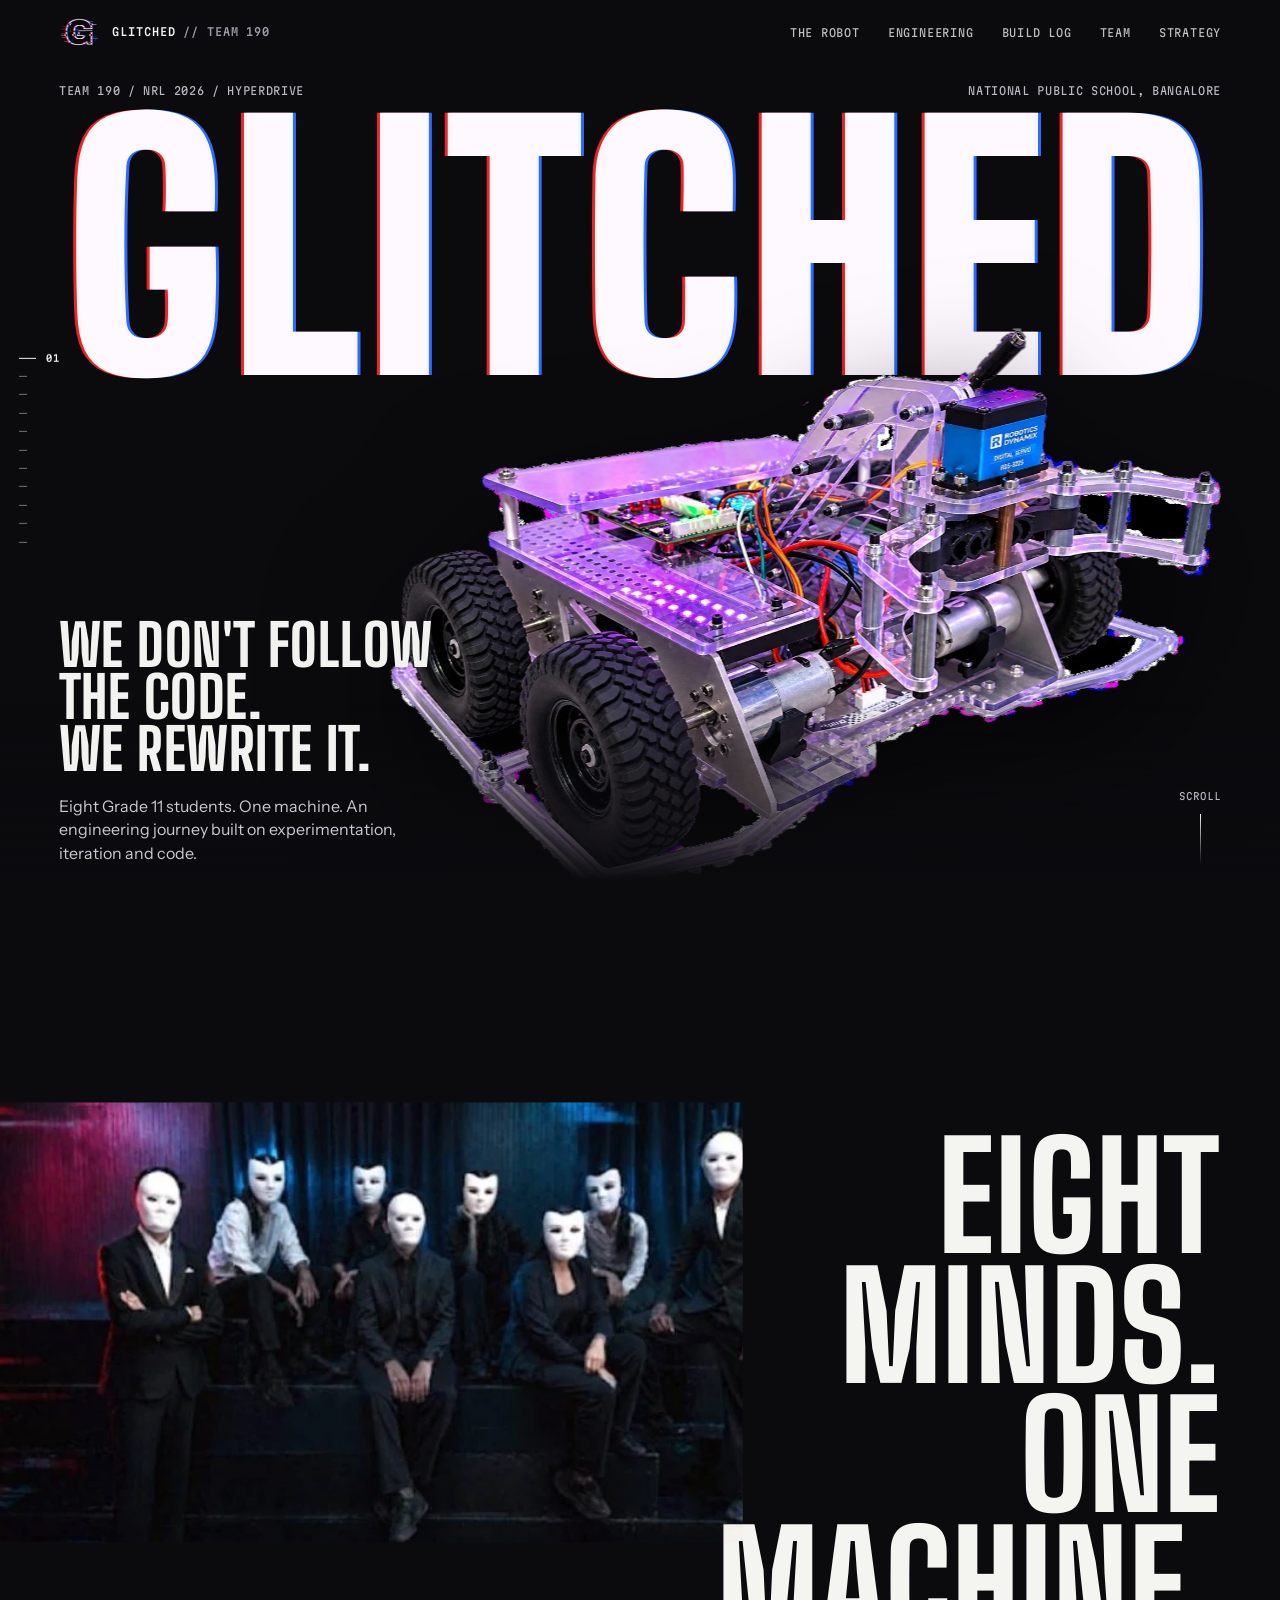
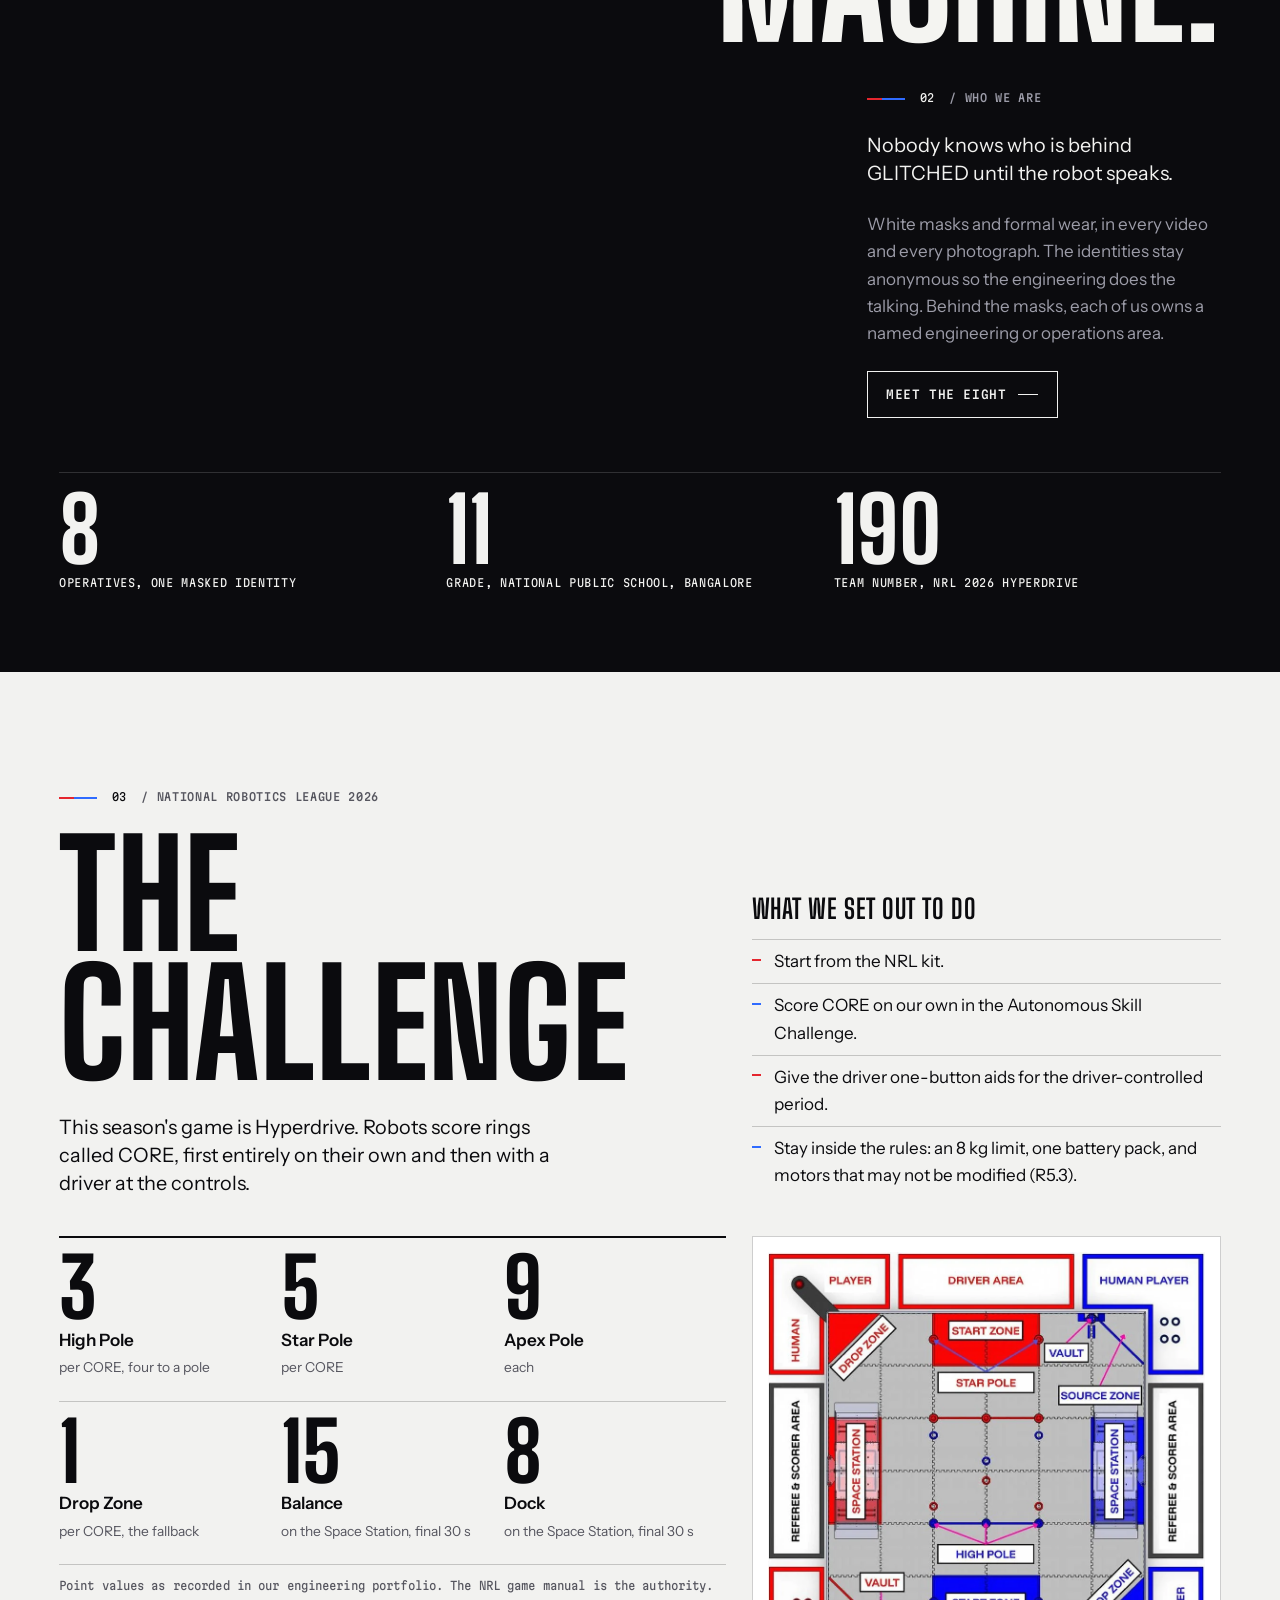
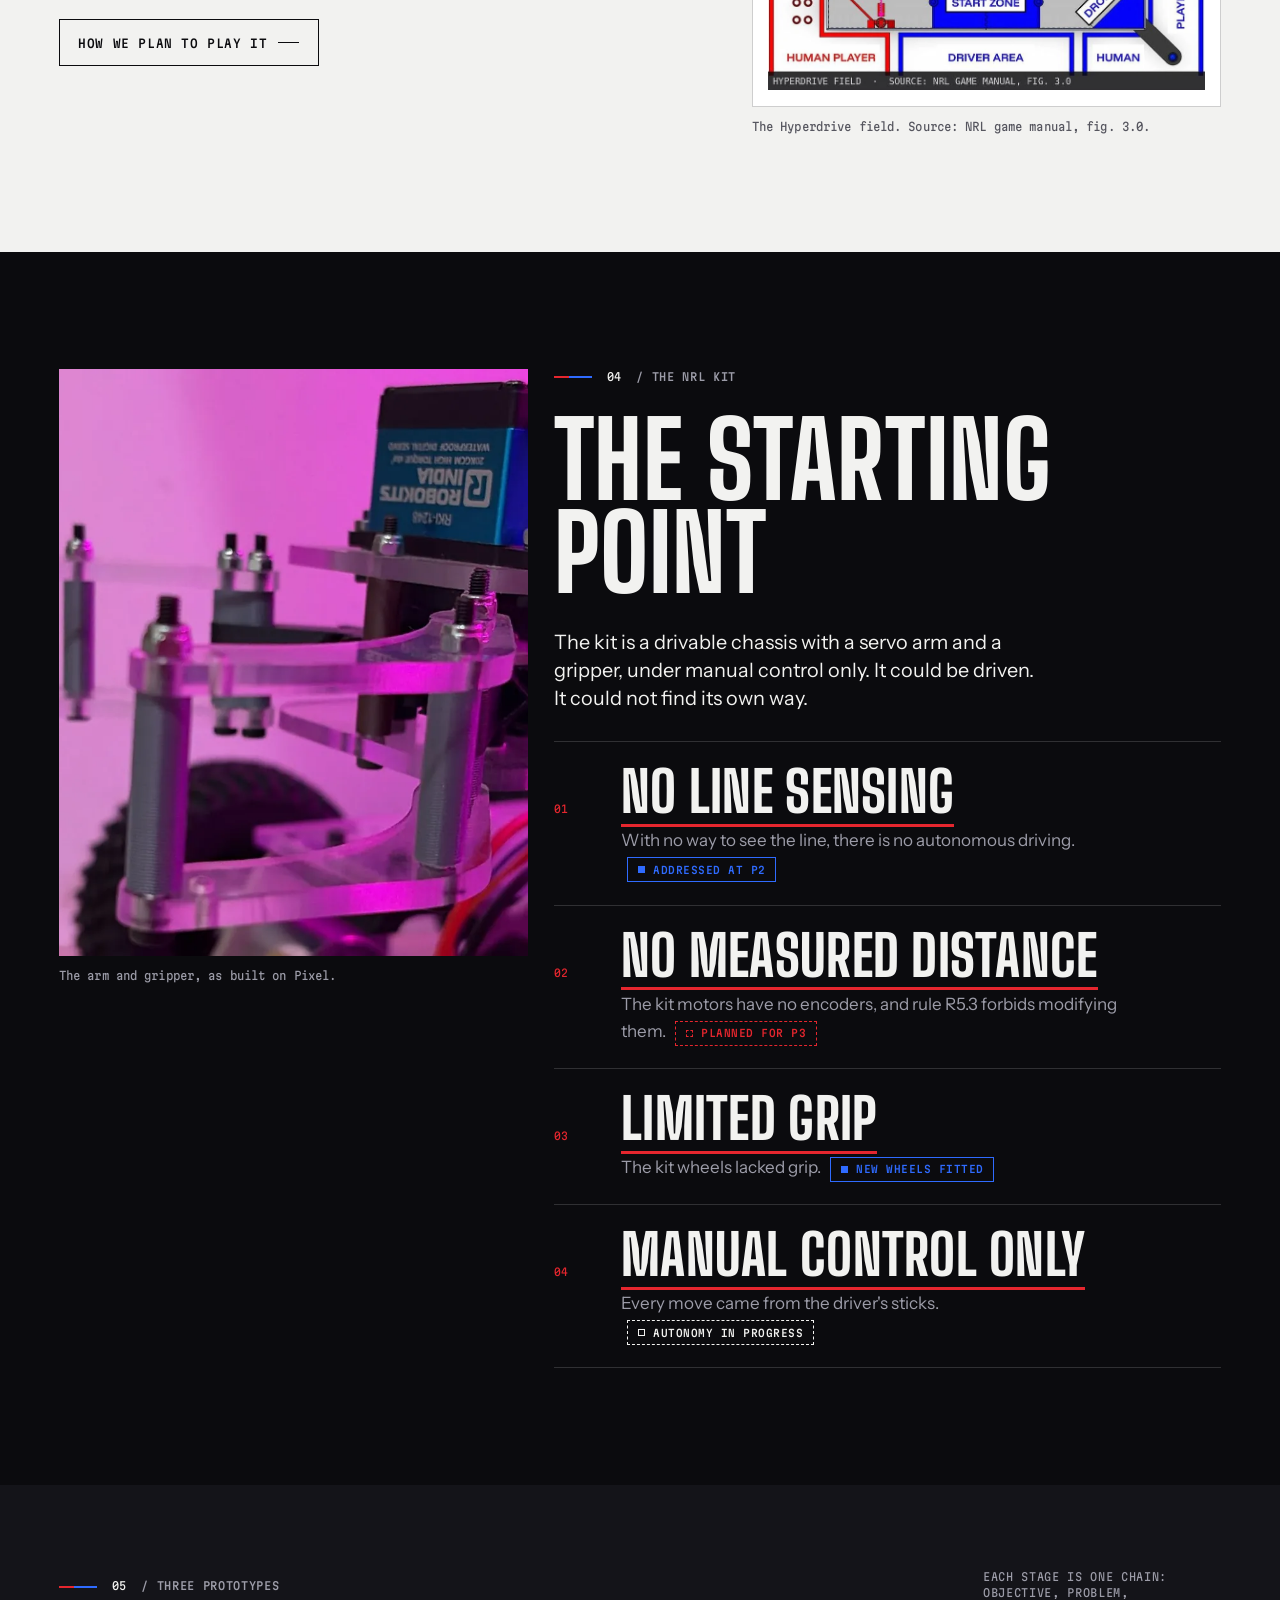
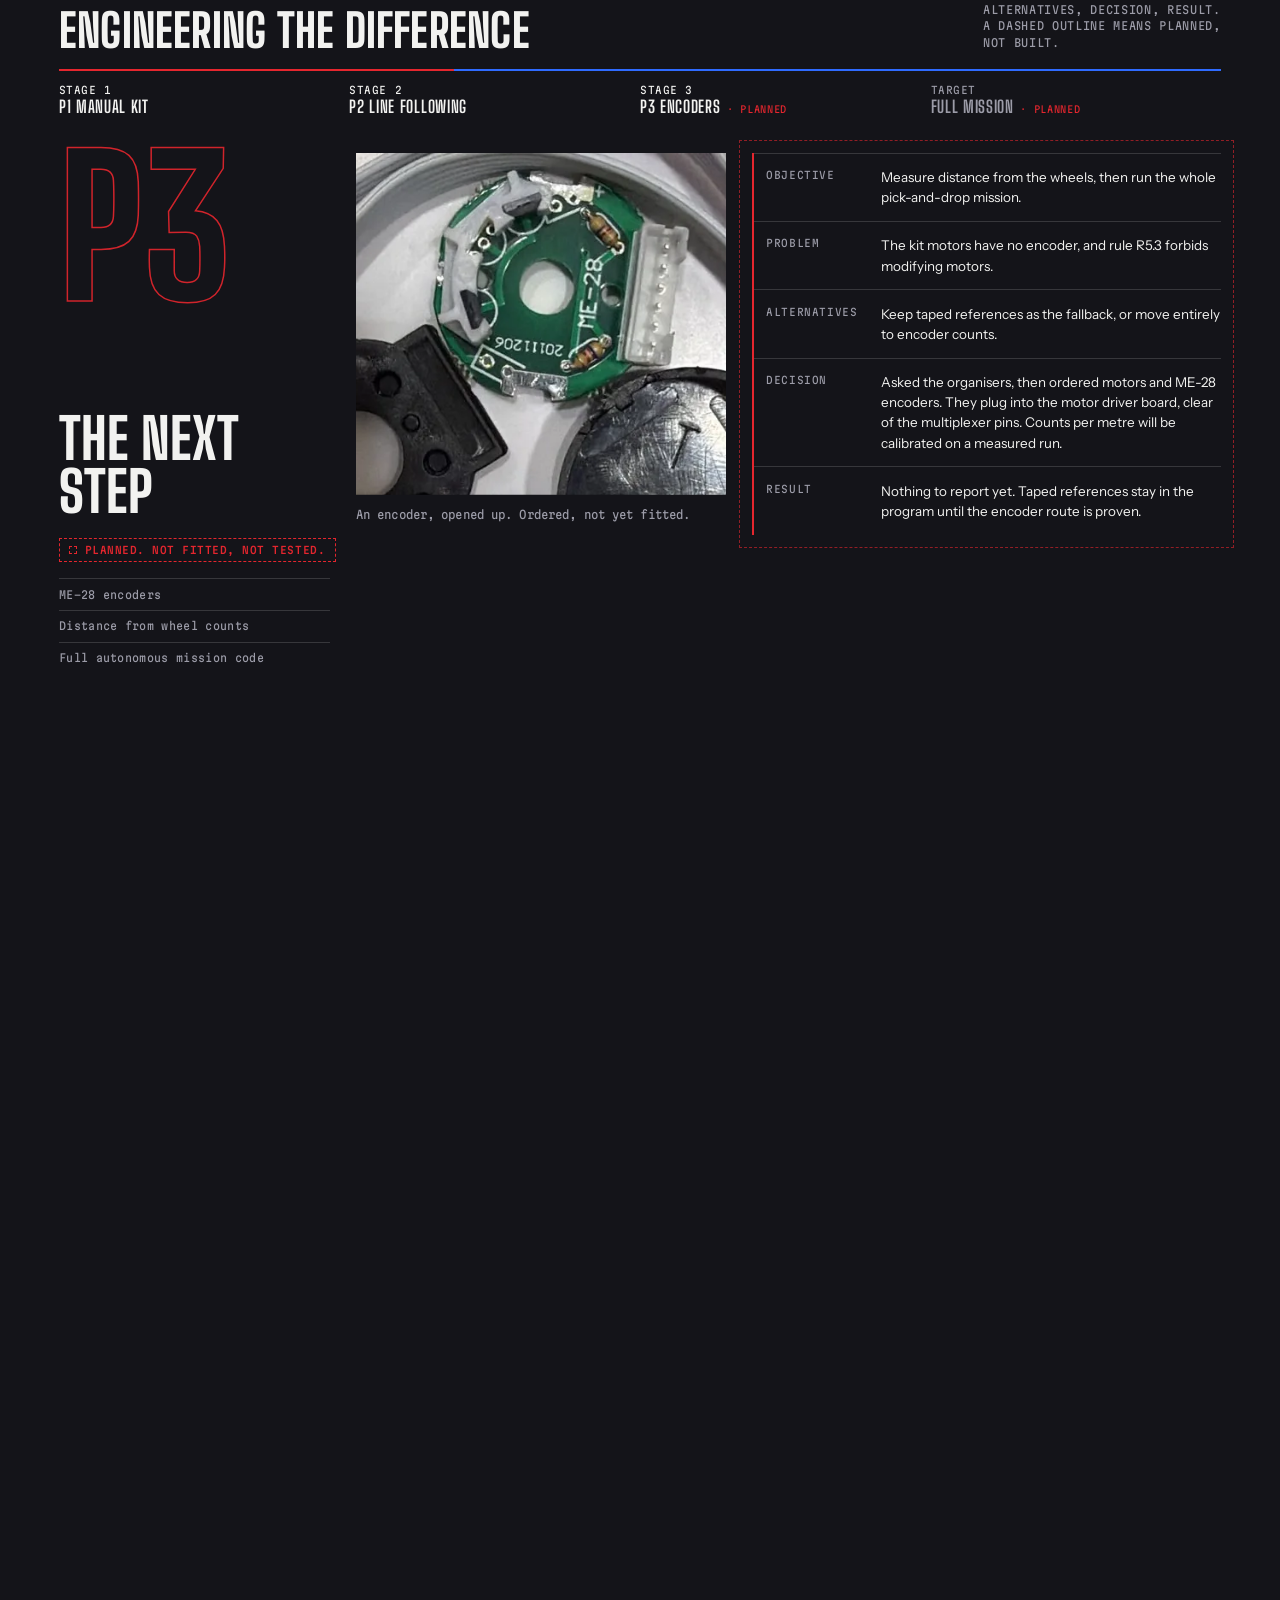
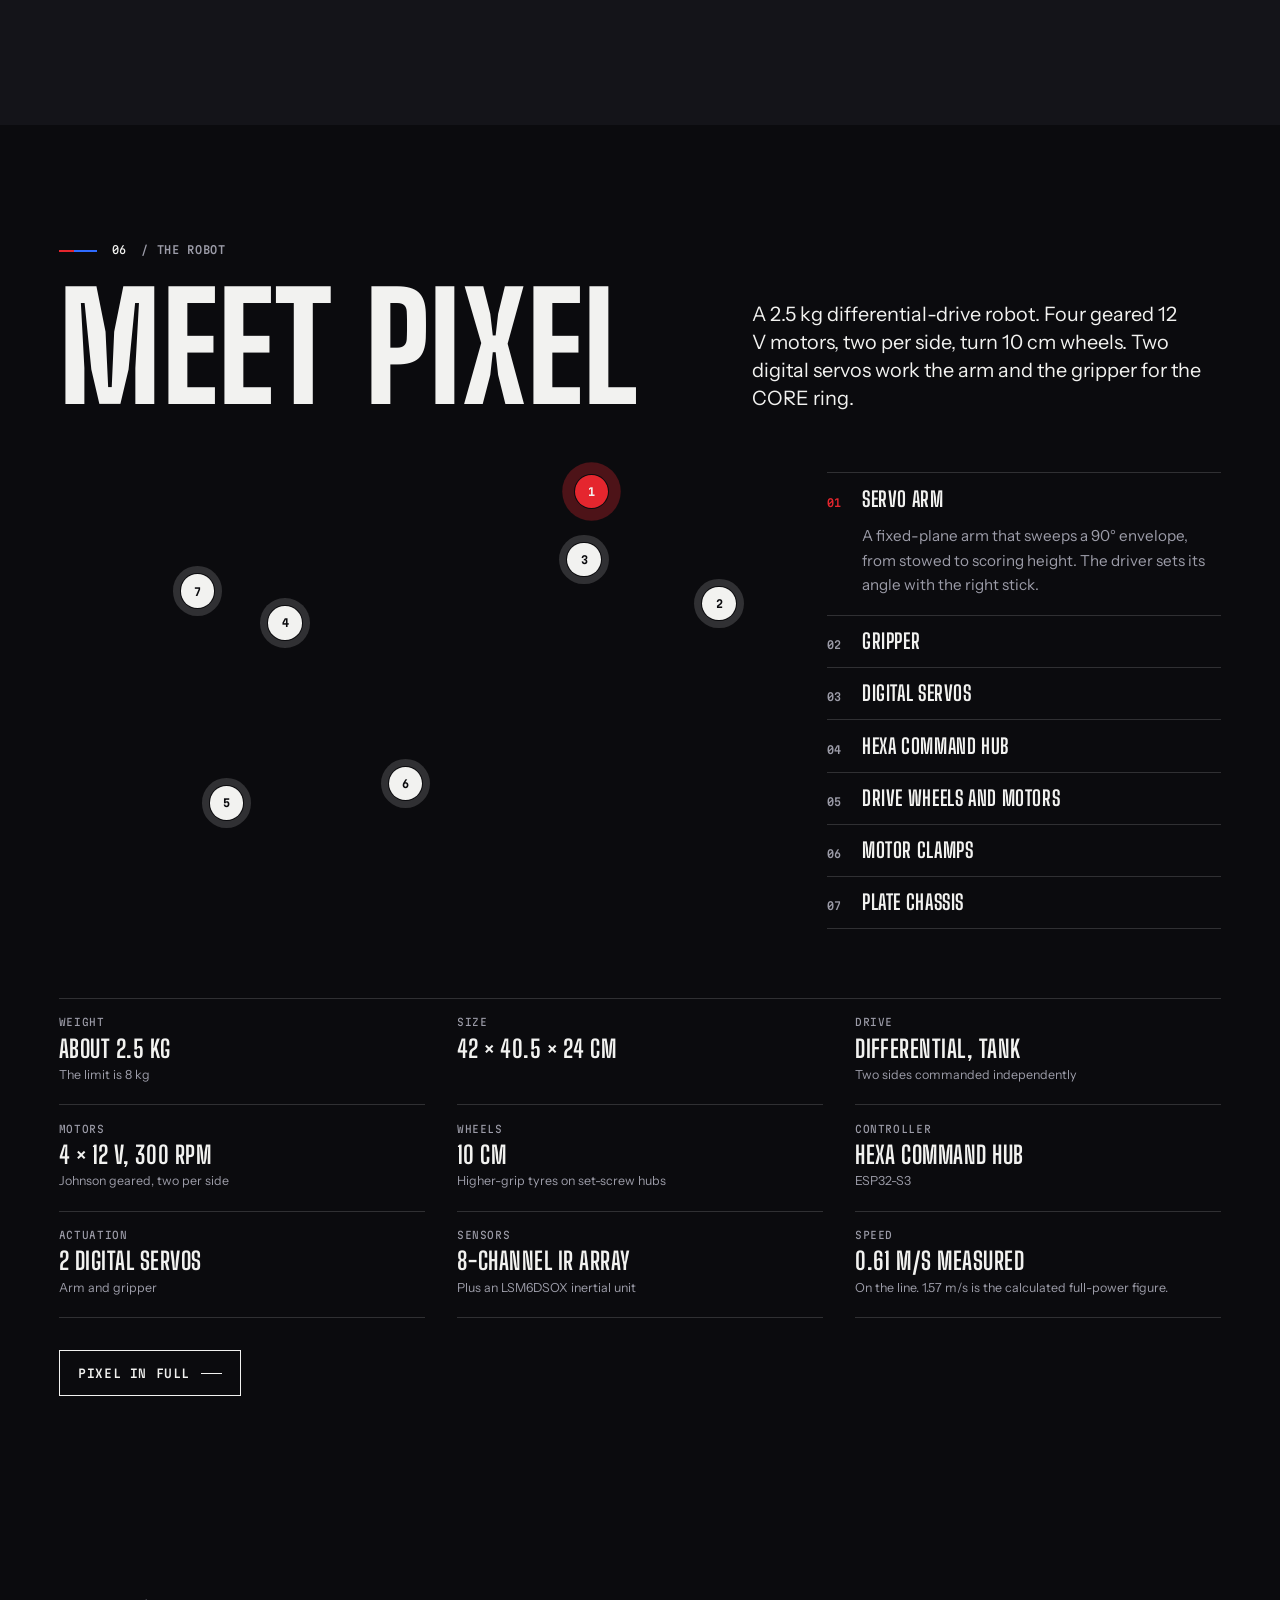
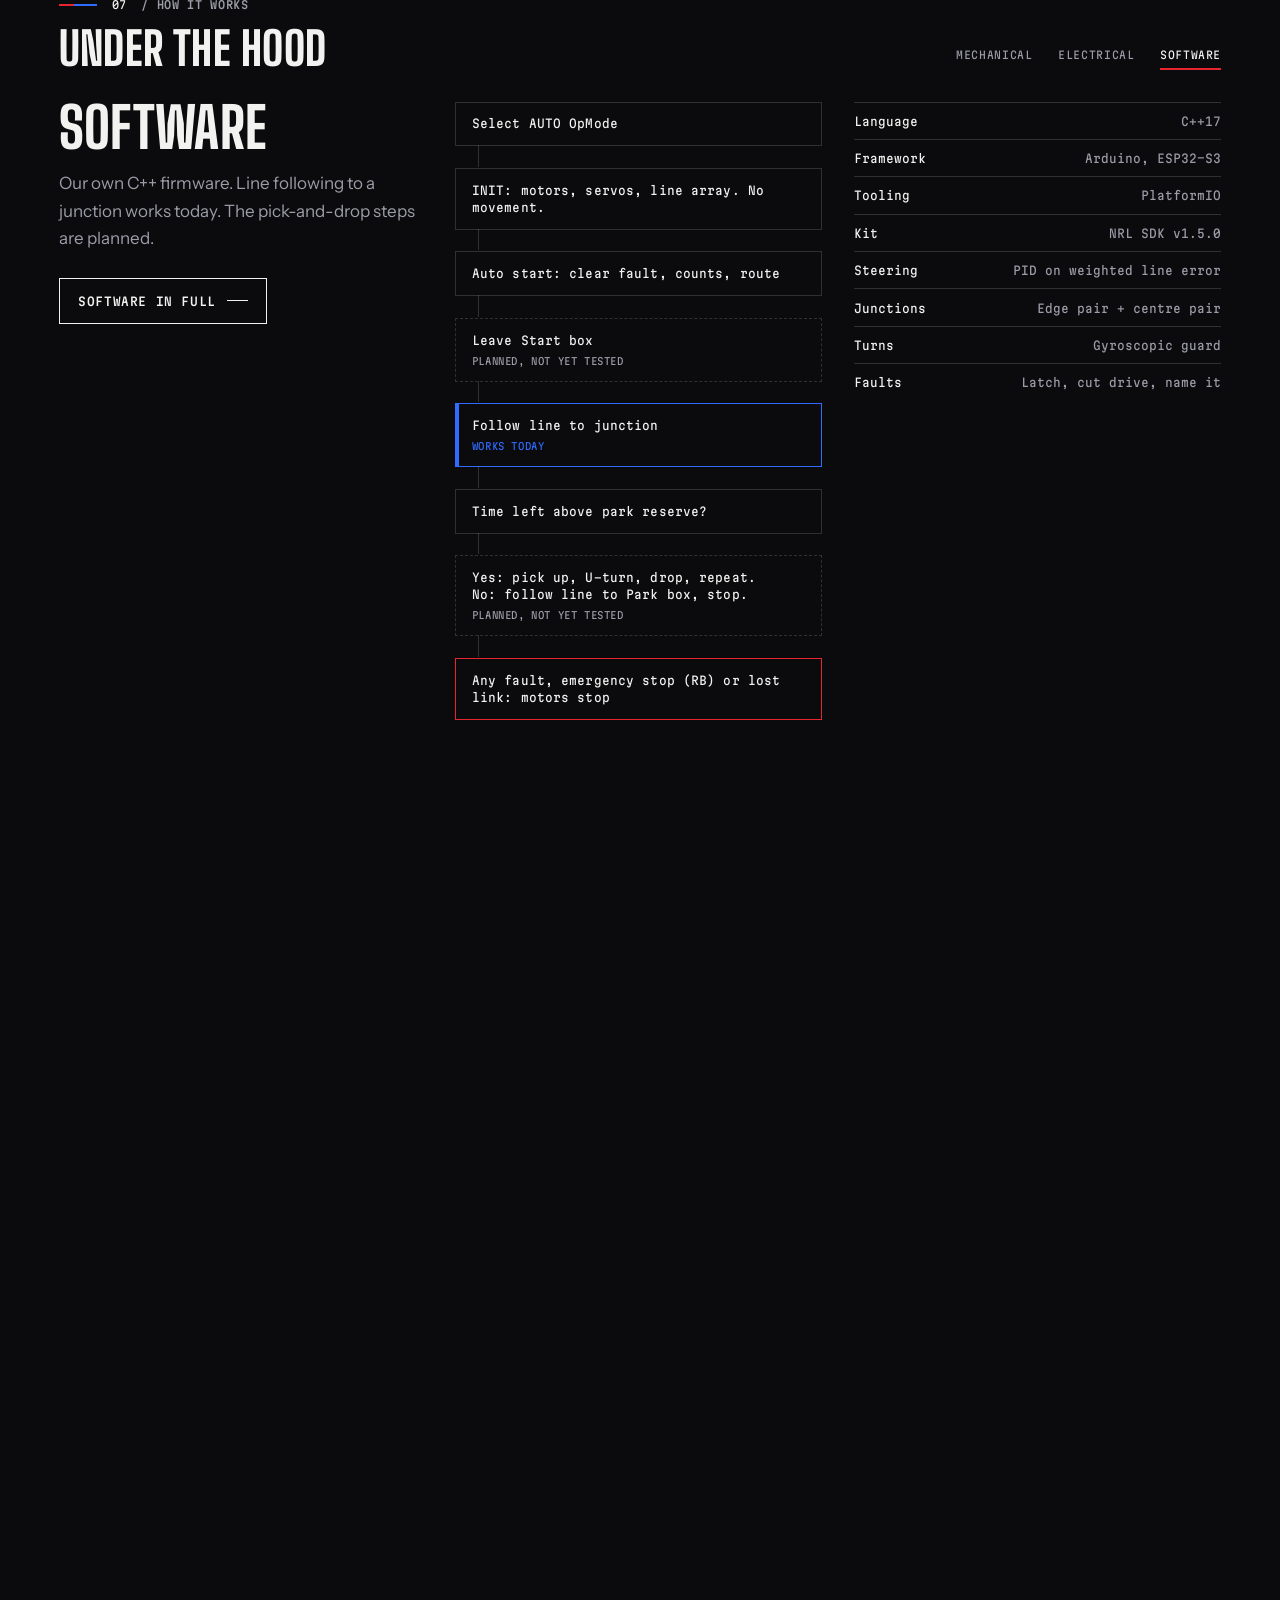
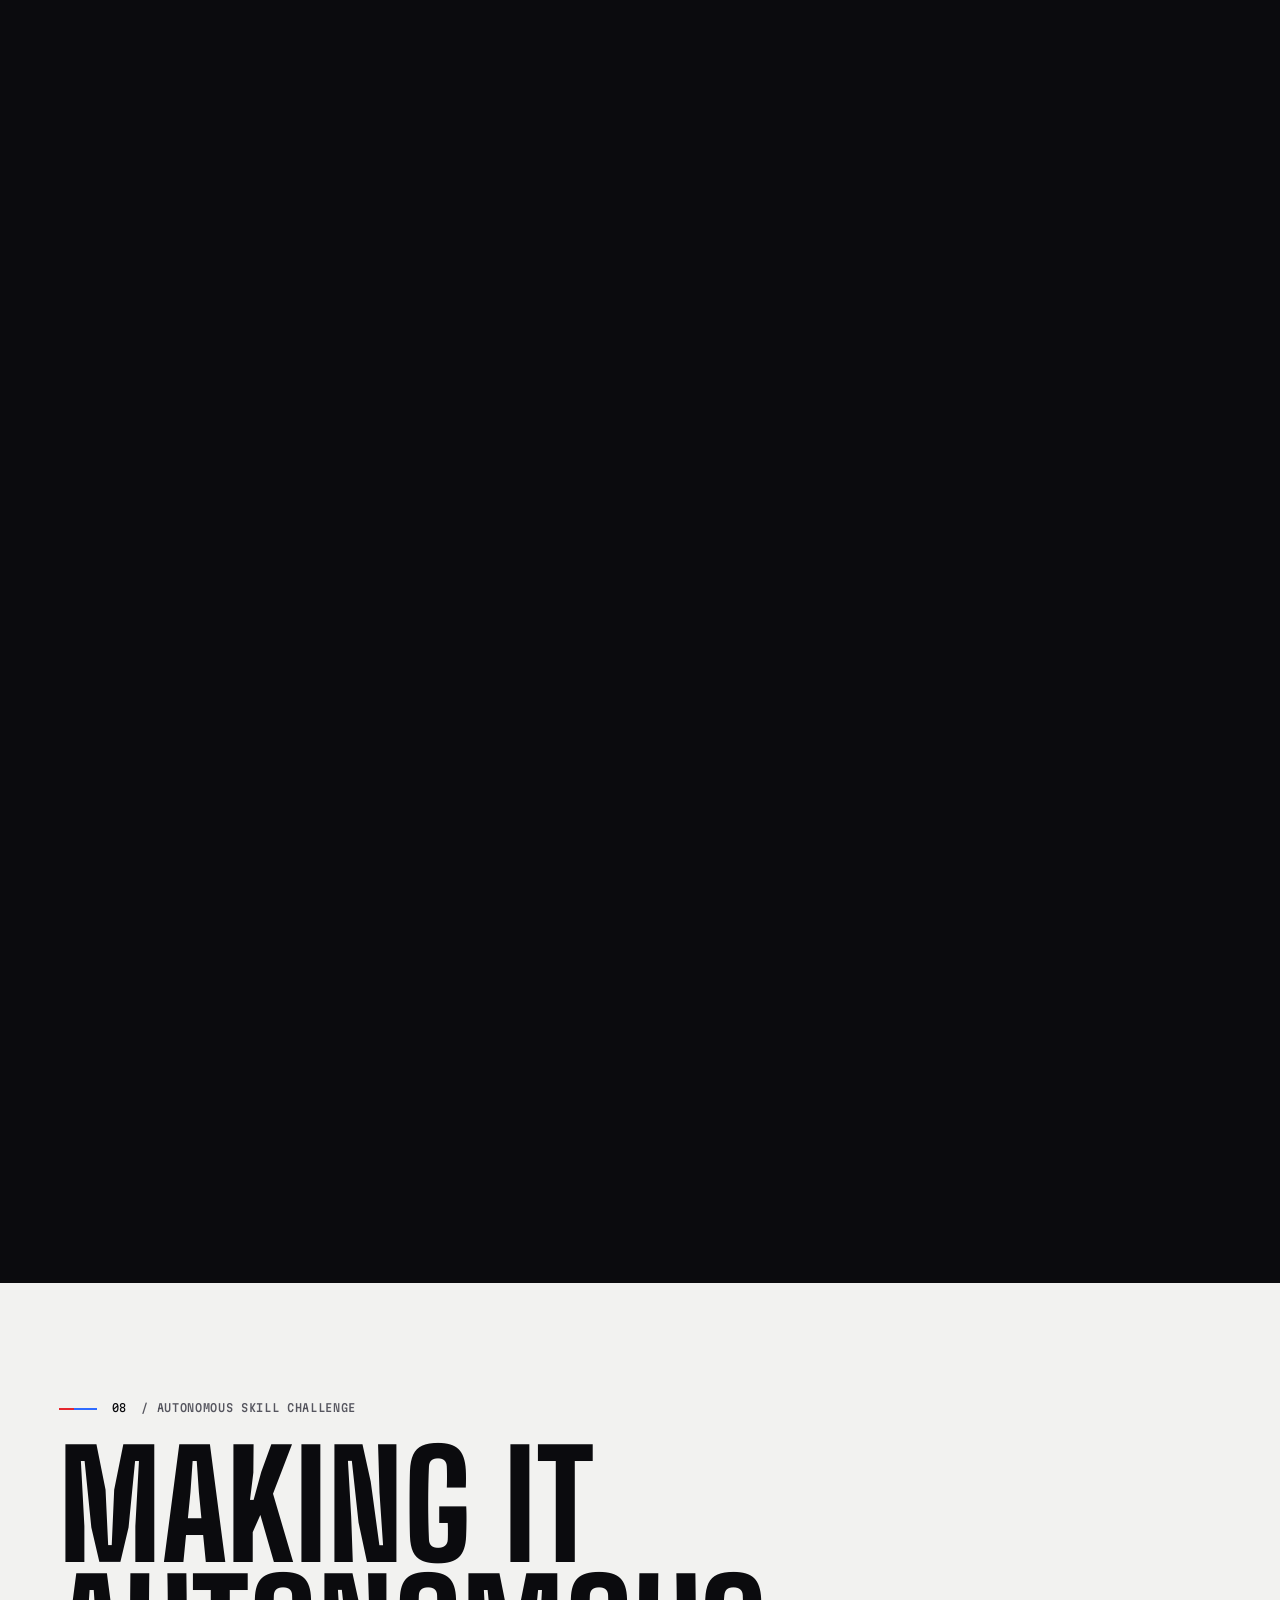
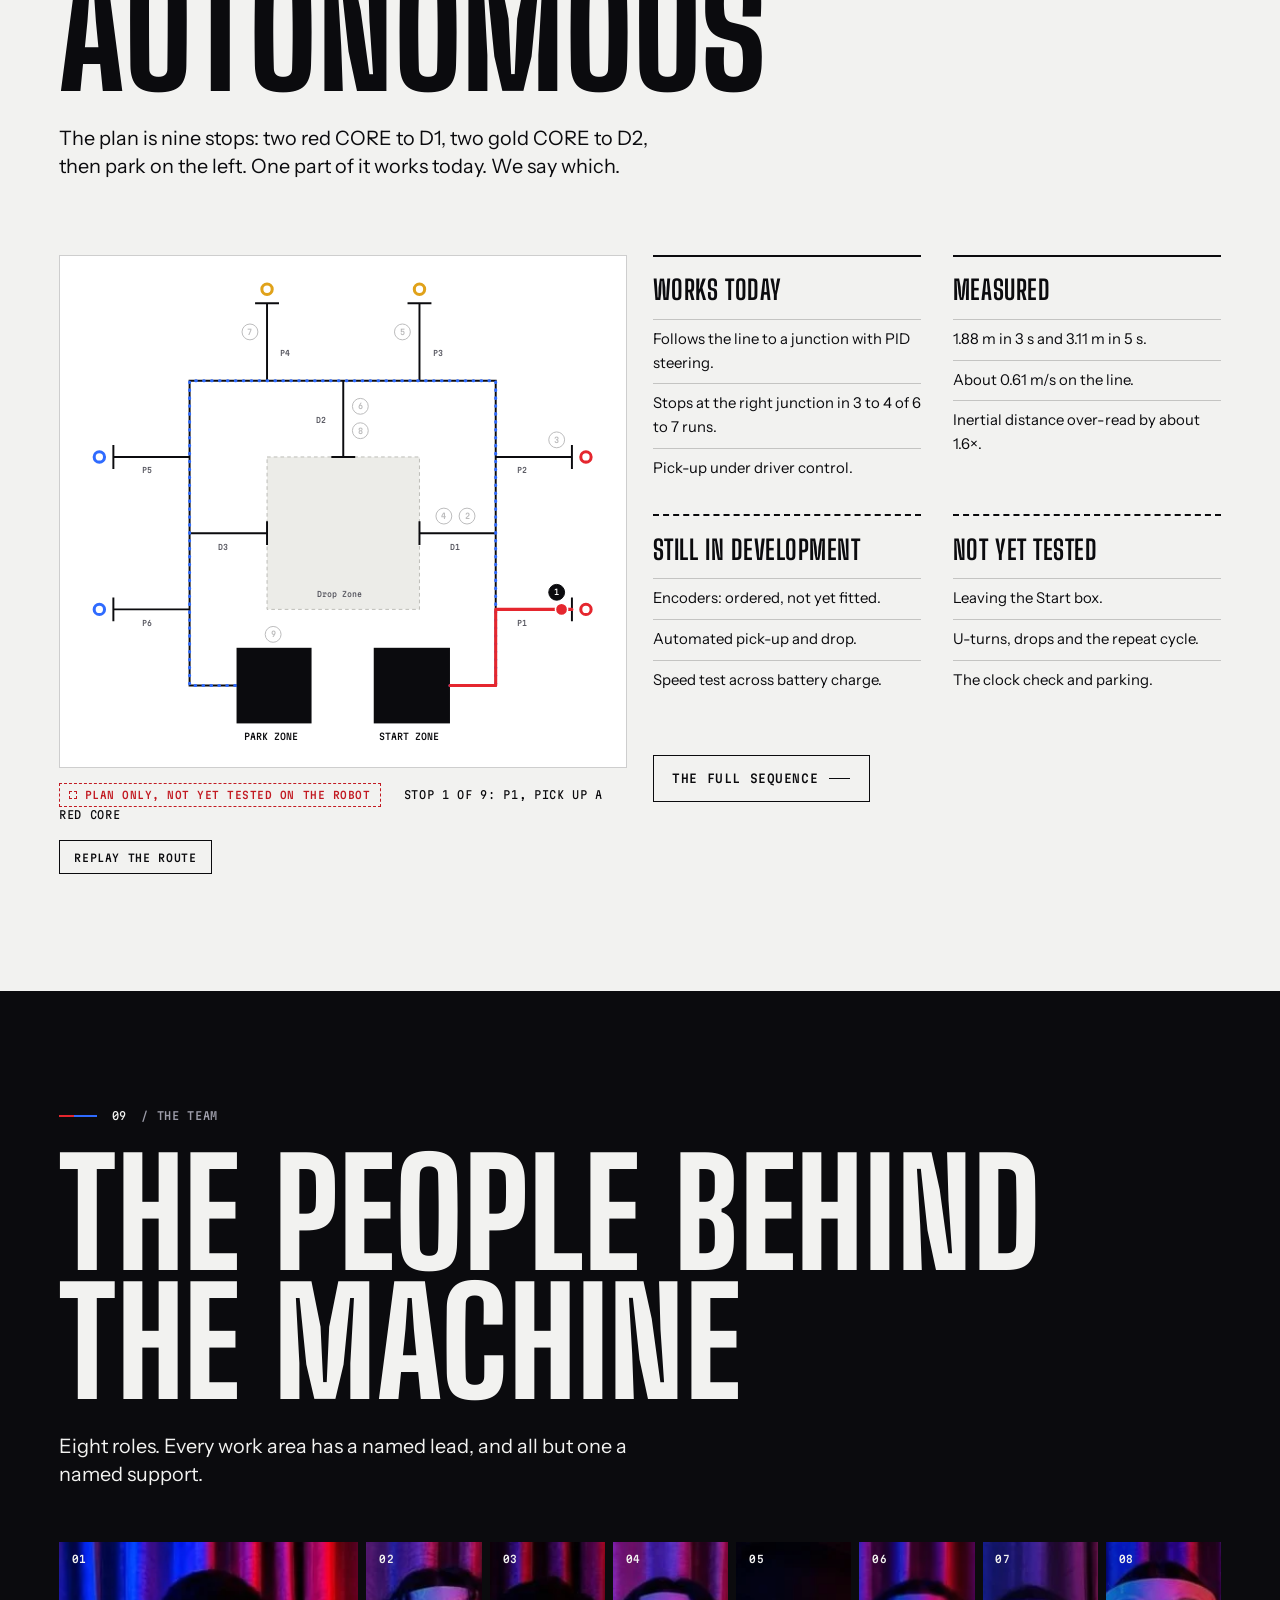
<file: index.html>
<!DOCTYPE html>
<html lang="en" class="no-js">
<head>
<meta charset="utf-8">
<meta name="viewport" content="width=device-width, initial-scale=1">
<title>GLITCHED // Team 190 | NRL 2026 Hyperdrive</title>
<meta name="description" content="GLITCHED is Team 190 from National Public School, Bangalore: eight Grade 11 students and one robot, Pixel, built for National Robotics League 2026 Hyperdrive.">
<meta name="theme-color" content="#0B0B0E">
<link rel="canonical" href="https://nrlglitched190.vercel.app/">
<meta property="og:type" content="website">
<meta property="og:site_name" content="GLITCHED // Team 190">
<meta property="og:title" content="GLITCHED // Team 190 | NRL 2026 Hyperdrive">
<meta property="og:description" content="GLITCHED is Team 190 from National Public School, Bangalore: eight Grade 11 students and one robot, Pixel, built for National Robotics League 2026 Hyperdrive.">
<meta property="og:url" content="https://nrlglitched190.vercel.app/">
<meta property="og:image" content="https://nrlglitched190.vercel.app/images/og.jpg">
<meta property="og:image:width" content="1200">
<meta property="og:image:height" content="630">
<meta name="twitter:card" content="summary_large_image">
<link rel="icon" href="images/logo.png">
<link rel="preload" href="fonts/BigShouldersDisplay.woff" as="font" type="font/woff" crossorigin>
<link rel="preload" href="fonts/InstrumentSans.woff" as="font" type="font/woff" crossorigin>
<link rel="stylesheet" href="css/site.css">
<script>(function(d){d.className="js";if(matchMedia("(min-width: 1001px) and (min-height: 640px)").matches&&!matchMedia("(prefers-reduced-motion: reduce)").matches)d.classList.add("pin")})(document.documentElement)</script>
<link rel="preload" as="image" href="images/pixel.webp" imagesrcset="images/pixel-900.webp 900w, images/pixel.webp 1536w" imagesizes="(max-width:1000px) 118vw, 86vw">
</head>
<body>
<a class="skip" href="#main">Skip to content</a>
<div class="progress" aria-hidden="true"></div>
<!-- Navigation: keep this block identical on every page -->
<header class="nav">
  <a class="brand" href="index.html" aria-label="GLITCHED, Team 190. Home"><img src="images/logo.png" alt="" width="653" height="468"><span>Glitched <i>// Team 190</i></span></a>
  <button class="nav-toggle" type="button" aria-expanded="false" aria-controls="nav-links">Menu</button>
  <nav class="nav-links" id="nav-links" aria-label="Main"><a href="robot.html">The robot</a><a href="engineering.html">Engineering</a><a href="build-log.html">Build log</a><a href="team.html">Team</a><a href="strategy.html">Strategy</a></nav>
</header>
<nav class="rail" aria-label="Chapters"></nav>
<main id="main">

<!-- 01 THE SIGNAL -->
<section class="hero" id="signal" data-ch="01" data-title="The signal" data-p="exit">
  <div class="hero-meta mono"><span>Team 190 / NRL 2026 / Hyperdrive</span><span>National Public School, Bangalore</span></div>
  <p class="hero-word" data-text="Glitched" aria-hidden="true">Glitched</p>
  <div class="hero-robot"><img src="images/pixel.webp" srcset="images/pixel-900.webp 900w, images/pixel.webp 1536w" sizes="(max-width:1000px) 118vw, 86vw" alt="Pixel, the team's robot: four off-road tyres under clear acrylic plates, with a servo arm and gripper at the front" width="1536" height="1024" fetchpriority="high"></div>
  <div class="hero-floor"></div>
  <div class="hero-copy">
    <div>
      <h1><span>We don't follow</span><span>the code.</span><span>We rewrite it.</span></h1>
      <p class="hero-sub">Eight Grade 11 students. One machine. An engineering journey built on experimentation, iteration and code.</p>
    </div>
    <a class="scroll-cue" href="#about">Scroll</a>
  </div>
</section>

<!-- 02 EIGHT MINDS. ONE MACHINE. -->
<section class="ch minds" id="about" data-ch="02" data-title="Eight minds">
  <div class="wrap grid">
    <figure class="minds-photo" data-p><div class="frame"><img src="images/team.webp" alt="The eight members of GLITCHED in white masks and dark formal wear, seated together under red and blue light" width="800" height="592" loading="lazy" decoding="async"></div></figure>
    <h2 class="d1 minds-title" data-lines><span>Eight minds.</span><span>One machine.</span></h2>
    <div class="minds-copy stack">
      <p class="tag">02 <b>/ Who we are</b></p>
      <p class="lede">Nobody knows who is behind GLITCHED until the robot speaks.</p>
      <div class="body mute"><p>White masks and formal wear, in every video and every photograph. The identities stay anonymous so the engineering does the talking. Behind the masks, each of us owns a named engineering or operations area.</p></div>
      <p><a class="link" href="team.html">Meet the eight</a></p>
    </div>
    <div class="minds-facts">
      <div><p class="num">8</p><p class="mono">Operatives, one masked identity</p></div>
      <div><p class="num">11</p><p class="mono">Grade, National Public School, Bangalore</p></div>
      <div><p class="num">190</p><p class="mono">Team number, NRL 2026 Hyperdrive</p></div>
    </div>
  </div>
</section>

<!-- 03 THE CHALLENGE -->
<section class="ch t-paper" id="challenge" data-ch="03" data-title="The challenge">
  <div class="wrap cols">
    <header class="c7 stack">
      <p class="tag">03 <b>/ National Robotics League 2026</b></p>
      <h2 class="d1" data-lines><span>The</span><span>challenge</span></h2>
      <p class="lede">This season's game is Hyperdrive. Robots score rings called CORE, first entirely on their own and then with a driver at the controls.</p>
    </header>
    <div class="c5 stack" style="align-self:end;--gap:1rem">
      <h3 class="d4">What we set out to do</h3>
      <ul class="ticks">
        <li>Start from the NRL kit.</li>
        <li>Score CORE on our own in the Autonomous Skill Challenge.</li>
        <li>Give the driver one-button aids for the driver-controlled period.</li>
        <li>Stay inside the rules: an 8 kg limit, one battery pack, and motors that may not be modified (R5.3).</li>
      </ul>
    </div>
    <div class="c7" data-rise>
      <div class="score">
        <div><p class="num">3</p><p>High Pole<span>per CORE, four to a pole</span></p></div>
        <div><p class="num">5</p><p>Star Pole<span>per CORE</span></p></div>
        <div><p class="num">9</p><p>Apex Pole<span>each</span></p></div>
        <div><p class="num">1</p><p>Drop Zone<span>per CORE, the fallback</span></p></div>
        <div><p class="num">15</p><p>Balance<span>on the Space Station, final 30 s</span></p></div>
        <div><p class="num">8</p><p>Dock<span>on the Space Station, final 30 s</span></p></div>
      </div>
      <p class="cap">Point values as recorded in our engineering portfolio. The NRL game manual is the authority.</p>
      <p style="margin-top:1.6rem"><a class="link" href="strategy.html">How we plan to play it</a></p>
    </div>
    <figure class="c5 fig" data-wipe>
      <div class="field"><img src="images/field.webp" alt="Top view of the Hyperdrive field with red and blue start zones, drop zones, space stations, vaults, a source zone, and rows of high poles and star poles" width="915" height="918" loading="lazy" decoding="async"></div>
      <figcaption class="cap">The Hyperdrive field. Source: NRL game manual, fig. 3.0.</figcaption>
    </figure>
  </div>
</section>

<!-- 04 THE STARTING POINT -->
<section class="ch" id="kit" data-ch="04" data-title="The starting point">
  <div class="wrap cols">
    <figure class="c5 fig" data-wipe>
      <div class="frame" style="aspect-ratio:4/5"><img src="images/arm-gripper.webp" alt="Close view of the clear acrylic arm on its standoffs, with the blue arm servo behind it" width="1400" height="921" loading="lazy" decoding="async"></div>
      <figcaption class="cap">The arm and gripper, as built on Pixel.</figcaption>
    </figure>
    <div class="c7 stack" style="--gap:1.8rem">
      <p class="tag">04 <b>/ The NRL kit</b></p>
      <h2 class="d2" data-lines><span>The starting</span><span>point</span></h2>
      <p class="lede">The kit is a drivable chassis with a servo arm and a gripper, under manual control only. It could be driven. It could not find its own way.</p>
      <ol class="ledger">
        <li><i>01</i><h3 class="d3">No line sensing</h3><p>With no way to see the line, there is no autonomous driving. <span class="st st-works" style="margin-left:.4rem">Addressed at P2</span></p></li>
        <li><i>02</i><h3 class="d3">No measured distance</h3><p>The kit motors have no encoders, and rule R5.3 forbids modifying them. <span class="st st-planned" style="margin-left:.4rem">Planned for P3</span></p></li>
        <li><i>03</i><h3 class="d3">Limited grip</h3><p>The kit wheels lacked grip. <span class="st st-works" style="margin-left:.4rem">New wheels fitted</span></p></li>
        <li><i>04</i><h3 class="d3">Manual control only</h3><p>Every move came from the driver's sticks. <span class="st st-dev" style="margin-left:.4rem">Autonomy in progress</span></p></li>
      </ol>
    </div>
  </div>
</section>

<!-- 05 ENGINEERING THE DIFFERENCE: stacked on small screens, pinned on desktop -->
<section class="ch proto" id="build" data-ch="05" data-title="Engineering the difference" data-pin>
  <div class="proto-in">
    <div>
      <div class="proto-head">
        <div class="stack" style="--gap:1rem"><p class="tag">05 <b>/ Three prototypes</b></p><h2 class="d2">Engineering the difference</h2></div>
        <p class="mono mute" style="max-width:34ch">Each stage is one chain: objective, problem, alternatives, decision, result. A dashed outline means planned, not built.</p>
      </div>
      <ol class="proto-rail">
        <li class="is-on">Stage 1<b>P1 Manual kit</b></li>
        <li>Stage 2<b>P2 Line following</b></li>
        <li class="is-planned">Stage 3<b>P3 Encoders</b></li>
        <li class="is-planned">Target<b>Full mission</b></li>
      </ol>
    </div>
    <div class="proto-stages">
      <article class="proto-stage is-on">
        <p class="num proto-id" aria-hidden="true">P1</p>
        <div class="proto-title"><h3 class="d3">The starting kit</h3><ul class="proto-config"><li>Original chassis</li><li>Arm and gripper</li><li>Manual control</li><li>No line sensor</li></ul></div>
        <div class="proto-figs">
          <figure><div class="frame"><img src="images/motor-mount.webp" alt="A geared drive motor held to the acrylic base plate by a black 3D-printed clamp, with its shaft running into a wheel hub" width="804" height="568" loading="lazy" decoding="async"></div><figcaption class="cap">Motor mount and wheel hub, during the build.</figcaption></figure>
        </div>
        <dl class="proto-chain"><div><dt>Objective</dt><dd>Drive and score by controller: tank drive and a servo arm.</dd></div><div><dt>Problem</dt><dd>No line detection, so no autonomy. No encoders, so no measured distance. The kit wheels lacked grip, and a motor can twist in its mount under load.</dd></div><div><dt>Alternatives</dt><dd>300 RPM motors (about 300 N-cm stall torque in seller listings) or 600 RPM (about 122 N-cm). A 180° rotating arm or a fixed-plane arm.</dd></div><div><dt>Decision</dt><dd>Kept 300 RPM: at 2.5 kg, traction limits pushing, not torque. Fitted higher-grip wheels and bolted 3D-printed motor clamps. Kept the arm in a fixed plane, sweeping 90°.</dd></div><div><dt>Result</dt><dd>Simple and easy to assemble. Driver-controlled pick-up works. About 1.57 m/s at full power, calculated from 300 RPM and 10 cm wheels.</dd></div></dl>
      </article>
      <article class="proto-stage">
        <p class="num proto-id" aria-hidden="true">P2</p>
        <div class="proto-title"><h3 class="d3">Line following</h3><ul class="proto-config"><li>8-channel infrared array</li><li>Inertial measurement unit</li><li>PID line following</li><li>Junction detection</li><li>About 0.61 m/s, measured</li></ul></div>
        <div class="proto-figs">
          <figure><div class="frame wide"><img src="images/ir-array.webp" alt="The curved white circuit board of the infrared line array, with eight sensors along its edge" width="1120" height="280" loading="lazy" decoding="async"></div><figcaption class="cap">Our 8-sensor infrared line array.</figcaption></figure>
          <figure><div class="frame"><img src="images/test-arena.webp" alt="A room with a black tape track laid out on a white tile floor" width="1280" height="470" loading="lazy" decoding="async"></div><figcaption class="cap">Test arena: tape on a tile floor.</figcaption></figure>
        </div>
        <dl class="proto-chain"><div><dt>Objective</dt><dd>Run the line to each junction on our own, and know our real speed.</dd></div><div><dt>Problem</dt><dd>The Hub did not detect the line sensor. On new tape the robot stayed centred only after recalibrating. The inertial unit read distance about 1.6× too far.</dd></div><div><dt>Alternatives</dt><dd>For distance: the inertial unit, tape-measured references, or encoders.</dd></div><div><dt>Decision</dt><dd>Reflashed the HEXA Command Hub. Recalibrate at every venue. Take distance from tape for now, and use the inertial unit only for turns, behind a gyro guard.</dd></div><div><dt>Result</dt><dd>1.88 m in 3 s and 3.11 m in 5 s, about 0.61 m/s. Stops at the right junction in 3 to 4 of 6 to 7 runs.</dd></div></dl>
      </article>
      <article class="proto-stage" data-planned>
        <p class="num proto-id" aria-hidden="true">P3</p>
        <div class="proto-title"><h3 class="d3">The next step</h3><p style="margin-bottom:1rem"><span class="st st-planned">Planned. Not fitted, not tested.</span></p><ul class="proto-config"><li>ME-28 encoders</li><li>Distance from wheel counts</li><li>Full autonomous mission code</li></ul></div>
        <div class="proto-figs">
          <figure><div class="frame"><img src="images/encoder.webp" alt="A small round green encoder circuit board lying beside its opened black housing" width="780" height="400" loading="lazy" decoding="async"></div><figcaption class="cap">An encoder, opened up. Ordered, not yet fitted.</figcaption></figure>
        </div>
        <dl class="proto-chain"><div><dt>Objective</dt><dd>Measure distance from the wheels, then run the whole pick-and-drop mission.</dd></div><div><dt>Problem</dt><dd>The kit motors have no encoder, and rule R5.3 forbids modifying motors.</dd></div><div><dt>Alternatives</dt><dd>Keep taped references as the fallback, or move entirely to encoder counts.</dd></div><div><dt>Decision</dt><dd>Asked the organisers, then ordered motors and ME-28 encoders. They plug into the motor driver board, clear of the multiplexer pins. Counts per metre will be calibrated on a measured run.</dd></div><div><dt>Result</dt><dd>Nothing to report yet. Taped references stay in the program until the encoder route is proven.</dd></div></dl>
      </article>
    </div>
  </div>
</section>

<!-- 06 MEET PIXEL -->
<section class="ch pixel" id="pixel" data-ch="06" data-title="Meet Pixel">
  <div class="wrap">
    <header class="cols">
      <div class="c7 stack"><p class="tag">06 <b>/ The robot</b></p><h2 class="d1" data-lines><span>Meet Pixel</span></h2></div>
      <p class="c5 lede" style="align-self:end">A 2.5 kg differential-drive robot. Four geared 12 V motors, two per side, turn 10 cm wheels. Two digital servos work the arm and the gripper for the CORE ring.</p>
    </header>
    <div class="hs" data-hs>
      <div class="hs-stage"><img src="images/pixel.webp" srcset="images/pixel-900.webp 900w, images/pixel.webp 1536w" sizes="(max-width:1000px) 92vw, 58vw" alt="Pixel seen from the front left: four off-road tyres, clear acrylic plates, a blue servo and the arm above them" width="1536" height="1024" loading="lazy" decoding="async"><button class="hs-dot" type="button" style="--x:73%;--y:7%" data-k="1" aria-pressed="false" aria-label="Servo arm">1</button><button class="hs-dot" type="button" style="--x:90.5%;--y:30%" data-k="2" aria-pressed="false" aria-label="Gripper">2</button><button class="hs-dot" type="button" style="--x:72%;--y:21%" data-k="3" aria-pressed="false" aria-label="Digital servos">3</button><button class="hs-dot" type="button" style="--x:31%;--y:34%" data-k="4" aria-pressed="false" aria-label="HEXA Command Hub">4</button><button class="hs-dot" type="button" style="--x:23%;--y:71%" data-k="5" aria-pressed="false" aria-label="Drive wheels and motors">5</button><button class="hs-dot" type="button" style="--x:47.5%;--y:67%" data-k="6" aria-pressed="false" aria-label="Motor clamps">6</button><button class="hs-dot" type="button" style="--x:19%;--y:27.5%" data-k="7" aria-pressed="false" aria-label="Plate chassis">7</button></div>
      <ol class="hs-list"><li class="hs-item" data-hs-item data-k="1"><button type="button" aria-expanded="false"><span>01</span>Servo arm</button><p>A fixed-plane arm that sweeps a 90° envelope, from stowed to scoring height. The driver sets its angle with the right stick.</p></li><li class="hs-item" data-hs-item data-k="2"><button type="button" aria-expanded="false"><span>02</span>Gripper</button><p>Toggles between two commanded positions, open and clamped. Its profile is cut around the 95 mm CORE ring.</p></li><li class="hs-item" data-hs-item data-k="3"><button type="button" aria-expanded="false"><span>03</span>Digital servos</button><p>Two digital servos, a Robokits RKI-1248 (20 kg·cm) and a Robotics Dynamix RDS-3225, driven directly by the Hub.</p></li><li class="hs-item" data-hs-item data-k="4"><button type="button" aria-expanded="false"><span>04</span>HEXA Command Hub</button><p>An ESP32-S3 controller. It runs our C++ firmware and the link to the driver station.</p></li><li class="hs-item" data-hs-item data-k="5"><button type="button" aria-expanded="false"><span>05</span>Drive wheels and motors</button><p>Four Johnson geared motors, 12 V and 300 RPM, two per side, turn 10 cm higher-grip wheels on set-screw hubs.</p></li><li class="hs-item" data-hs-item data-k="6"><button type="button" aria-expanded="false"><span>06</span>Motor clamps</button><p>Bolted 3D-printed clamps pass the drive torque into the base plate, so a motor cannot twist in its mount under load.</p></li><li class="hs-item" data-hs-item data-k="7"><button type="button" aria-expanded="false"><span>07</span>Plate chassis</button><p>3 mm laser-cut acrylic plates on aluminium standoffs keep the frame light and the centre of mass low.</p></li></ol>
    </div>
    <div style="margin-top:clamp(2.5rem,6vh,4rem)" data-rise><dl class="spec">
      <div><dt>Weight</dt><dd>About 2.5 kg<small>The limit is 8 kg</small></dd></div>
      <div><dt>Size</dt><dd>42 × 40.5 × 24 cm</dd></div>
      <div><dt>Drive</dt><dd>Differential, tank<small>Two sides commanded independently</small></dd></div>
      <div><dt>Motors</dt><dd>4 × 12 V, 300 RPM<small>Johnson geared, two per side</small></dd></div>
      <div><dt>Wheels</dt><dd>10 cm<small>Higher-grip tyres on set-screw hubs</small></dd></div>
      <div><dt>Controller</dt><dd>HEXA Command Hub<small>ESP32-S3</small></dd></div>
      <div><dt>Actuation</dt><dd>2 digital servos<small>Arm and gripper</small></dd></div>
      <div><dt>Sensors</dt><dd>8-channel IR array<small>Plus an LSM6DSOX inertial unit</small></dd></div>
      <div><dt>Speed</dt><dd>0.61 m/s measured<small>On the line. 1.57 m/s is the calculated full-power figure.</small></dd></div>
    </dl></div>
    <p style="margin-top:2rem"><a class="link" href="robot.html">Pixel in full</a></p>
  </div>
</section>

<!-- 07 UNDER THE HOOD: three panels, side by side on desktop -->
<section class="ch hood" id="hood" data-ch="07" data-title="Under the hood" data-pin="3">
  <div class="hood-in">
    <div class="hood-head">
      <div class="stack" style="--gap:1rem"><p class="tag">07 <b>/ How it works</b></p><h2 class="d2">Under the hood</h2></div>
      <ol class="hood-count"><li>Mechanical</li><li>Electrical</li><li>Software</li></ol>
    </div>
    <div class="hood-track">
      <article class="hood-panel hood-mech">
        <header><h3 class="d3">Mechanical</h3><p>Clear plates, a low centre of mass, and mounts that do not move.</p><a class="link" href="engineering.html#mechanical">Mechanical in full</a></header>
        <div class="hood-media">
          <figure><div class="frame"><img src="images/arm-gripper.webp" alt="The acrylic arm and gripper mechanism on its aluminium standoffs" width="1400" height="921" loading="lazy" decoding="async"></div><figcaption class="cap">Arm and gripper.</figcaption></figure>
          <figure><div class="frame"><img src="images/motor-mount.webp" alt="A drive motor clamped to the base plate beside its wheel hub" width="804" height="568" loading="lazy" decoding="async"></div><figcaption class="cap">Motor mount and wheel hub.</figcaption></figure>
        </div>
        <ul class="hood-facts">
          <li><b>Structure</b>3 mm laser-cut acrylic plates on aluminium standoffs</li>
          <li><b>Drivetrain</b>6 mm output shafts into set-screw wheel hubs</li>
          <li><b>Mounting</b>Bolted 3D-printed clamps stop the motors twisting</li>
          <li><b>Arm and gripper</b>Fixed plane, 90° sweep, two-position gripper</li>
        </ul>
      </article>
      <article class="hood-panel hood-elec t-carbon">
        <header><h3 class="d3">Electrical</h3><p>One 12 V pack, one main switch, one wireless link.</p><a class="link" href="engineering.html#electrical">Electrical in full</a></header>
        <div class="hood-media">
          <button class="zoom" type="button" data-zoom="images/wiring.webp" data-caption="Official NRL Hyperdrive control system, as wired on Pixel"><img src="images/wiring.webp" alt="Wiring diagram: the battery and power switch feed the HEXA Command Hub, which connects to four servos and to a motor driver that runs four DC motors" width="1723" height="913" loading="lazy" decoding="async"><span class="zoom-hint">Inspect the diagram</span></button>
          <p class="cap">The official NRL Hyperdrive control system, as wired on Pixel.</p>
        </div>
        <ul class="hood-facts">
          <li><b>Power</b>12 V lithium-ion pack, 18650 cells, 2200 mAh</li>
          <li><b>Hub to driver</b>6-pin JST-SH link to a separate motor driver</li>
          <li><b>Line array</b>8 channels through an 8-to-1 multiplexer</li>
          <li><b>Inertial unit</b>LSM6DSOX over I2C</li>
          <li><b>Wireless</b>ESP-NOW to the driver station, our only link</li>
        </ul>
      </article>
      <article class="hood-panel hood-soft">
        <header><h3 class="d3">Software</h3><p>Our own C++ firmware. Line following to a junction works today. The pick-and-drop steps are planned.</p><a class="link" href="engineering.html#software">Software in full</a></header>
        <div class="hood-media">
          <ol class="flow" aria-label="Autonomous program, step by step">
      <li>Select AUTO OpMode</li>
      <li>INIT: motors, servos, line array. No movement.</li>
      <li>Auto start: clear fault, counts, route</li>
      <li class="is-planned">Leave Start box<small>Planned, not yet tested</small></li>
      <li class="is-works">Follow line to junction<small>Works today</small></li>
      <li>Time left above park reserve?</li>
      <li class="is-planned">Yes: pick up, U-turn, drop, repeat.<br>No: follow line to Park box, stop.<small>Planned, not yet tested</small></li>
      <li class="is-stop">Any fault, emergency stop (RB) or lost link: motors stop</li>
    </ol>
          <ul class="stack-list">
            <li>Language <span>C++17</span></li><li>Framework <span>Arduino, ESP32-S3</span></li><li>Tooling <span>PlatformIO</span></li><li>Kit <span>NRL SDK v1.5.0</span></li>
            <li>Steering <span>PID on weighted line error</span></li><li>Junctions <span>Edge pair + centre pair</span></li><li>Turns <span>Gyroscopic guard</span></li><li>Faults <span>Latch, cut drive, name it</span></li>
          </ul>
        </div>
      </article>
    </div>
  </div>
</section>

<!-- 08 MAKING IT AUTONOMOUS -->
<section class="ch t-paper" id="autonomous" data-ch="08" data-title="Making it autonomous">
  <div class="wrap cols">
    <header class="c12 stack" style="margin-bottom:clamp(1.5rem,4vh,3rem)">
      <p class="tag">08 <b>/ Autonomous Skill Challenge</b></p><h2 class="d1" data-lines><span>Making it</span><span>autonomous</span></h2>
      <p class="lede" style="max-width:46ch">The plan is nine stops: two red CORE to D1, two gold CORE to D2, then park on the left. One part of it works today. We say which.</p>
    </header>
    <div class="c6"><div data-route>
      <div class="route">
        <svg viewBox="80 55 870 780" role="img" aria-labelledby="route-t route-d">
          <title id="route-t">Planned autonomous route</title>
          <desc id="route-d">The robot starts in the right-hand box, climbs the right side of the track to collect two red CORE and drop them at D1, crosses the top to collect two gold CORE and drop them at D2, then runs down the left side and parks in the left-hand box. Nine stops. This is a plan and has not yet been tested on the robot.</desc>
          <rect class="drop" x="390" y="355" width="250" height="250"/>
          <path class="trk" d="M340 730H263V230H765V730H690 M390 230V103 M372 103h36 M640 230V103 M622 103h36 M765 355H890 M890 337v36 M765 605H890 M890 587v36 M263 355H138 M138 337v36 M263 605H138 M138 587v36 M515 230V355 M497 355h36 M765 480H640 M640 462v36 M263 480H390 M390 462v36"/>
          <rect class="zone" x="340" y="668" width="123" height="124"/><rect class="zone" x="565" y="668" width="125" height="124"/>
          <circle cx="390" cy="80" r="8.5" fill="none" stroke="#E0A21A" stroke-width="5"/><circle cx="640" cy="80" r="8.5" fill="none" stroke="#E0A21A" stroke-width="5"/><circle cx="913" cy="355" r="8.5" fill="none" stroke="#E5262E" stroke-width="5"/><circle cx="913" cy="605" r="8.5" fill="none" stroke="#E5262E" stroke-width="5"/><circle cx="115" cy="355" r="8.5" fill="none" stroke="#2F6BFF" stroke-width="5"/><circle cx="115" cy="605" r="8.5" fill="none" stroke="#2F6BFF" stroke-width="5"/>
          <text class="lbl" x="412" y="190">P4</text><text class="lbl" x="662" y="190">P3</text><text class="lbl" x="800" y="382">P2</text><text class="lbl" x="800" y="632">P1</text>
          <text class="lbl" x="185" y="382">P5</text><text class="lbl" x="185" y="632">P6</text><text class="lbl" x="470" y="300">D2</text><text class="lbl" x="690" y="508">D1</text><text class="lbl" x="310" y="508">D3</text>
          <text class="lbl" x="472" y="585">Drop Zone</text><text x="352" y="820">PARK ZONE</text><text x="574" y="820">START ZONE</text>
          <path class="path" d="M690 730H765V230H263V730H340"/>
          <path class="path-live" d="M690 730H765V605H890H765V480H640H765V355H890H765V480H640H765V230H640V103V230H515V355V230H390V103V230H515V355V230H263V730H340"/>
          <g class="stop" data-x="890" data-y="605" data-label="P1, pick up a red CORE"><circle cx="865" cy="577" r="13"/><text x="865" y="577">1</text></g><g class="stop" data-x="640" data-y="480" data-label="D1, drop"><circle cx="718" cy="452" r="13"/><text x="718" y="452">2</text></g><g class="stop" data-x="890" data-y="355" data-label="P2, pick up a red CORE"><circle cx="865" cy="327" r="13"/><text x="865" y="327">3</text></g><g class="stop" data-x="640" data-y="480" data-label="D1, drop"><circle cx="680" cy="452" r="13"/><text x="680" y="452">4</text></g><g class="stop" data-x="640" data-y="103" data-label="P3, pick up a gold CORE"><circle cx="612" cy="150" r="13"/><text x="612" y="150">5</text></g><g class="stop" data-x="515" data-y="355" data-label="D2, drop"><circle cx="543" cy="272" r="13"/><text x="543" y="272">6</text></g><g class="stop" data-x="390" data-y="103" data-label="P4, pick up a gold CORE"><circle cx="362" cy="150" r="13"/><text x="362" y="150">7</text></g><g class="stop" data-x="515" data-y="355" data-label="D2, drop"><circle cx="543" cy="312" r="13"/><text x="543" y="312">8</text></g><g class="stop" data-x="340" data-y="730" data-label="Park zone"><circle cx="400" cy="646" r="13"/><text x="400" y="646">9</text></g>
          <circle class="bot" cx="690" cy="730" r="10"/>
        </svg>
      </div>
      <div class="route-bar"><p class="mono" aria-live="polite"><span class="st st-untested">Plan only, not yet tested on the robot</span> &nbsp; <span data-route-step>Start zone</span></p><button type="button" data-replay>Replay the route</button></div>
    </div></div>
    <div class="c6">
      <div class="board">
        <section><h3 class="d4">Works today</h3><ul><li>Follows the line to a junction with PID steering.</li><li>Stops at the right junction in 3 to 4 of 6 to 7 runs.</li><li>Pick-up under driver control.</li></ul></section>
        <section><h3 class="d4">Measured</h3><ul><li>1.88 m in 3 s and 3.11 m in 5 s.</li><li>About 0.61 m/s on the line.</li><li>Inertial distance over-read by about 1.6×.</li></ul></section>
        <section class="is-dashed"><h3 class="d4">Still in development</h3><ul><li>Encoders: ordered, not yet fitted.</li><li>Automated pick-up and drop.</li><li>Speed test across battery charge.</li></ul></section>
        <section class="is-dashed"><h3 class="d4">Not yet tested</h3><ul><li>Leaving the Start box.</li><li>U-turns, drops and the repeat cycle.</li><li>The clock check and parking.</li></ul></section>
      </div>
      <p style="margin-top:1.8rem"><a class="link" href="strategy.html#autonomous">The full sequence</a></p>
    </div>
  </div>
</section>

<!-- 09 THE PEOPLE BEHIND THE MACHINE -->
<section class="ch people" id="team" data-ch="09" data-title="The people">
  <div class="wrap">
    <header class="stack">
      <p class="tag">09 <b>/ The team</b></p><h2 class="d1" data-lines><span>The people behind</span><span>the machine</span></h2>
      <p class="lede" style="max-width:46ch">Eight roles. Every work area has a named lead, and all but one a named support.</p>
    </header>
    <div class="slats" id="slats"></div>
    <noscript><p style="margin-top:2rem"><a class="link" href="team.html">See all eight members</a></p></noscript>
    <div class="people-foot"><p class="mono mute">Select a portrait to open a profile</p><a class="link" href="team.html">Roles and responsibilities</a></div>
  </div>
</section>

<!-- 10 STRATEGY AND THE GAME -->
<section class="ch" id="strategy" data-ch="10" data-title="Strategy">
  <div class="wrap cols">
    <header class="c12 stack" style="margin-bottom:clamp(1.5rem,4vh,3rem)">
      <p class="tag">10 <b>/ Game plan</b></p><h2 class="d1" data-lines><span>Strategy and</span><span>the game</span></h2>
      <p class="lede" style="max-width:46ch">We play an offensive game and rarely defend. Contact inside an opponent's perimeter and de-scoring both carry penalties.</p>
    </header>
    <ol class="phases c12">
      <li><p class="mono mute">Phase 01</p><h3 class="d3">Autonomous</h3><p>Leave the box, follow the line, pick and drop CORE. The first junction is proven. The rest is in test.</p></li>
      <li><p class="mono mute">Phase 02</p><h3 class="d3">Driver control</h3><p>Cycle CORE to the High Poles, and use the Cargo Bay to unlock Starburst early.</p></li>
      <li><p class="mono mute">Phase 03</p><h3 class="d3">Endgame</h3><p>Final 30 seconds: Balance on the Space Station for 15, or Dock for 8.</p></li>
    </ol>
    <div class="c6" style="margin-top:clamp(2.5rem,6vh,4rem)">
      <h3 class="d4" style="margin-bottom:1rem">Expected score</h3>
      <dl class="sum">
        <div><dt>6 CORE on High Poles, 3 each</dt><dd>18</dd></div>
        <div><dt>3 CORE on Star Poles, 5 each</dt><dd>15</dd></div>
        <div><dt>Dock on the Space Station</dt><dd>8</dd></div>
        <div class="total"><dt>Total. Balance instead of Dock adds 7.</dt><dd>41 to 48</dd></div>
      </dl>
      <p class="cap">Our own arithmetic for a target match. These are expected scores, not competition results.</p>
    </div>
    <div class="c5 s8" style="margin-top:clamp(2.5rem,6vh,4rem)">
      <h3 class="d4" style="margin-bottom:1rem">Who does what</h3>
      <ul class="list-rule">
        <li><b>Driver</b><span>Only drives and scores.</span></li>
        <li><b>Human Player</b><span>Feeds the Source Zone and presses Starburst.</span></li>
        <li><b>Drive Strategist</b><span>Calls time at 1:00 and 2:00.</span></li>
      </ul>
      <p style="margin-top:1.8rem"><a class="link" href="strategy.html">The whole game plan</a></p>
    </div>
  </div>
</section>

<!-- 11 THE GLITCH CONTINUES -->
<section class="ch t-red brandch" id="brand" data-ch="11" data-title="The glitch continues">
  <div class="wrap cols">
    <div class="c7 stack" style="--gap:2rem">
      <p class="tag">11 <b>/ Brand and social</b></p>
      <h2 class="d1" data-lines><span>The glitch</span><span>continues</span></h2>
      <p class="lede">Our whole brand is the mask. We publish member introductions, the kit unboxing, build progress and competition updates, all shot on a phone under the same red and blue light.</p>
      <div>
        <div class="stats">
          <div><p class="num">78</p><p>Followers</p></div>
          <div><p class="num">23</p><p>Posts</p></div>
          <div><p class="num">13K+</p><p>Reach and views</p></div>
        </div>
        <p class="cap" style="color:var(--ink)">Figures as of 13 November 2026. They are a snapshot, not a live count.</p>
      </div>
      <ul class="plays">
        <li><h3 class="d4">Meet the masks <small>1 post a week</small></h3><p>One member introduction a week, in mask and formal wear. The role is hinted at. The face never is.</p></li>
        <li><h3 class="d4">Glitch Log <small>15 s a week</small></h3><p>A quick build-progress clip of Pixel, plus an unboxing reel when the kit arrived.</p></li>
        <li><h3 class="d4">Spirit Cheer <small>Trend reel</small></h3><p>Our masked take on the "We've got spirit" cheer trend.</p></li>
        <li><h3 class="d4">Mask Stickers <small>Final day</small></h3><p>Two stickers for the final day of NRL: one with a QR code to our Instagram, one with our logo.</p></li>
      </ul>
      <div class="end-links" style="justify-content:flex-start"><a class="link" href="https://www.instagram.com/_glitch_d/" rel="noopener">Instagram @_glitch_d</a><a class="link" href="https://www.youtube.com/@Glitched_NRL-190" rel="noopener">YouTube @Glitched_NRL-190</a></div>
    </div>
    <figure class="c4 s8 fig" data-p style="align-self:center"><div class="poster"><img src="images/poster.webp" alt="GLITCHED Team 190 poster: masked team members, Pixel under neon light, and a circuit board" width="900" height="1200" loading="lazy" decoding="async"></div></figure>
  </div>
</section>

<!-- CLOSING -->
<section class="ch end" id="contact">
  <div class="end-main">
    <img src="images/wordmark.webp" alt="GLITCHED" width="1446" height="265" loading="lazy" decoding="async">
    <h2 class="d1" data-lines><span>In a world of noise,</span><span>glitch the system.</span></h2>
  </div>
  <div class="stack" style="--gap:2.5rem">
    <dl class="credits" id="credits" aria-label="Who leads what"></dl>
    <p class="end-meta">Hyperdrive venue: Amazon Center Bagmane, Bangalore<br><a class="link" href="mailto:home.smart010203@gmail.com">home.smart010203@gmail.com</a></p>
    <div class="end-links"><a class="link" href="robot.html">The robot</a><a class="link" href="build-log.html">Build log</a><a class="link" href="team.html">Team</a></div>
  </div>
</section>

</main>
<!-- Footer: keep this block identical on every page -->
<footer class="foot"><div class="foot-row">
  <p>Glitched // Team 190<br>National Public School, Bangalore<br>National Robotics League 2026, Hyperdrive<br>Venue: Amazon Center Bagmane, Bangalore</p>
  <nav aria-label="Elsewhere"><a href="mailto:home.smart010203@gmail.com">home.smart010203@gmail.com</a><a href="https://www.instagram.com/_glitch_d/" rel="noopener">Instagram @_glitch_d</a><a href="https://www.youtube.com/@Glitched_NRL-190" rel="noopener">YouTube @Glitched_NRL-190</a></nav>
</div></footer>
<script src="js/team.js"></script>
<script src="js/home.js"></script>
<script src="js/site.js"></script>
</body>
</html>
</file>
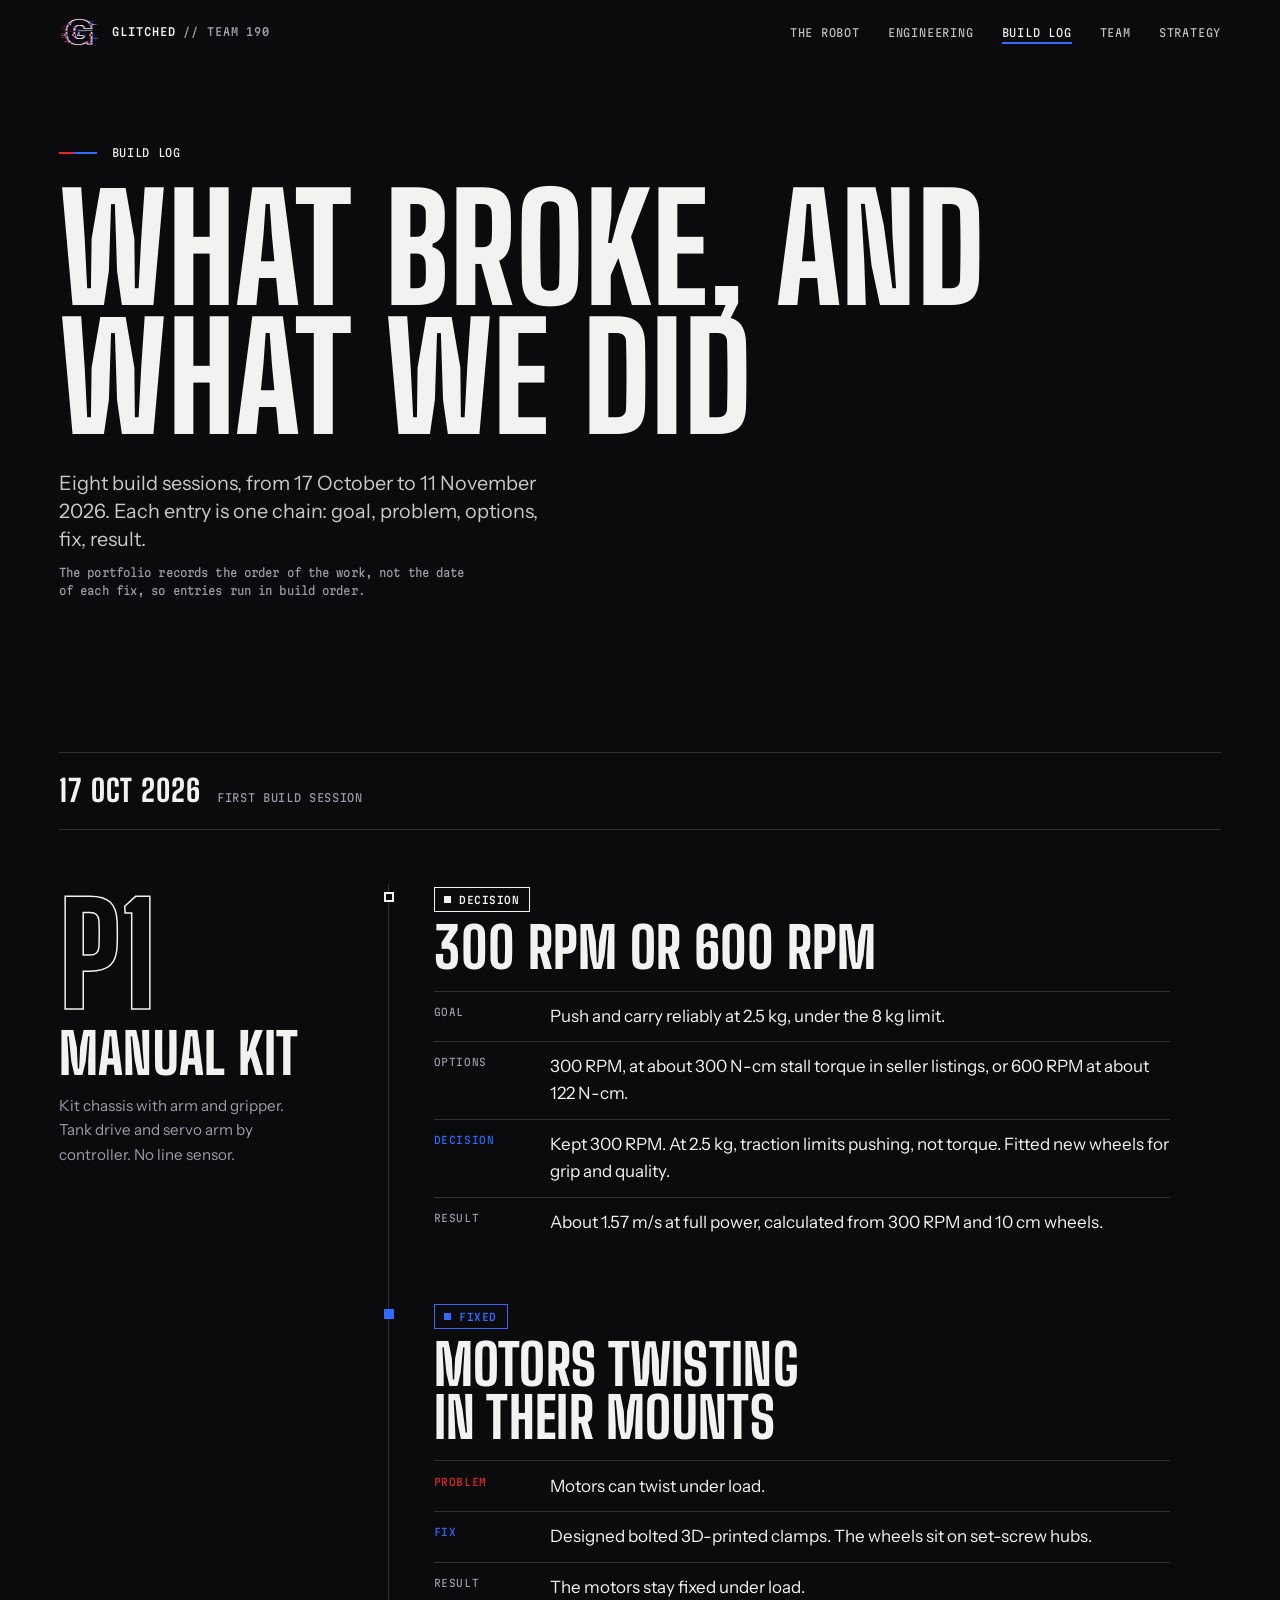
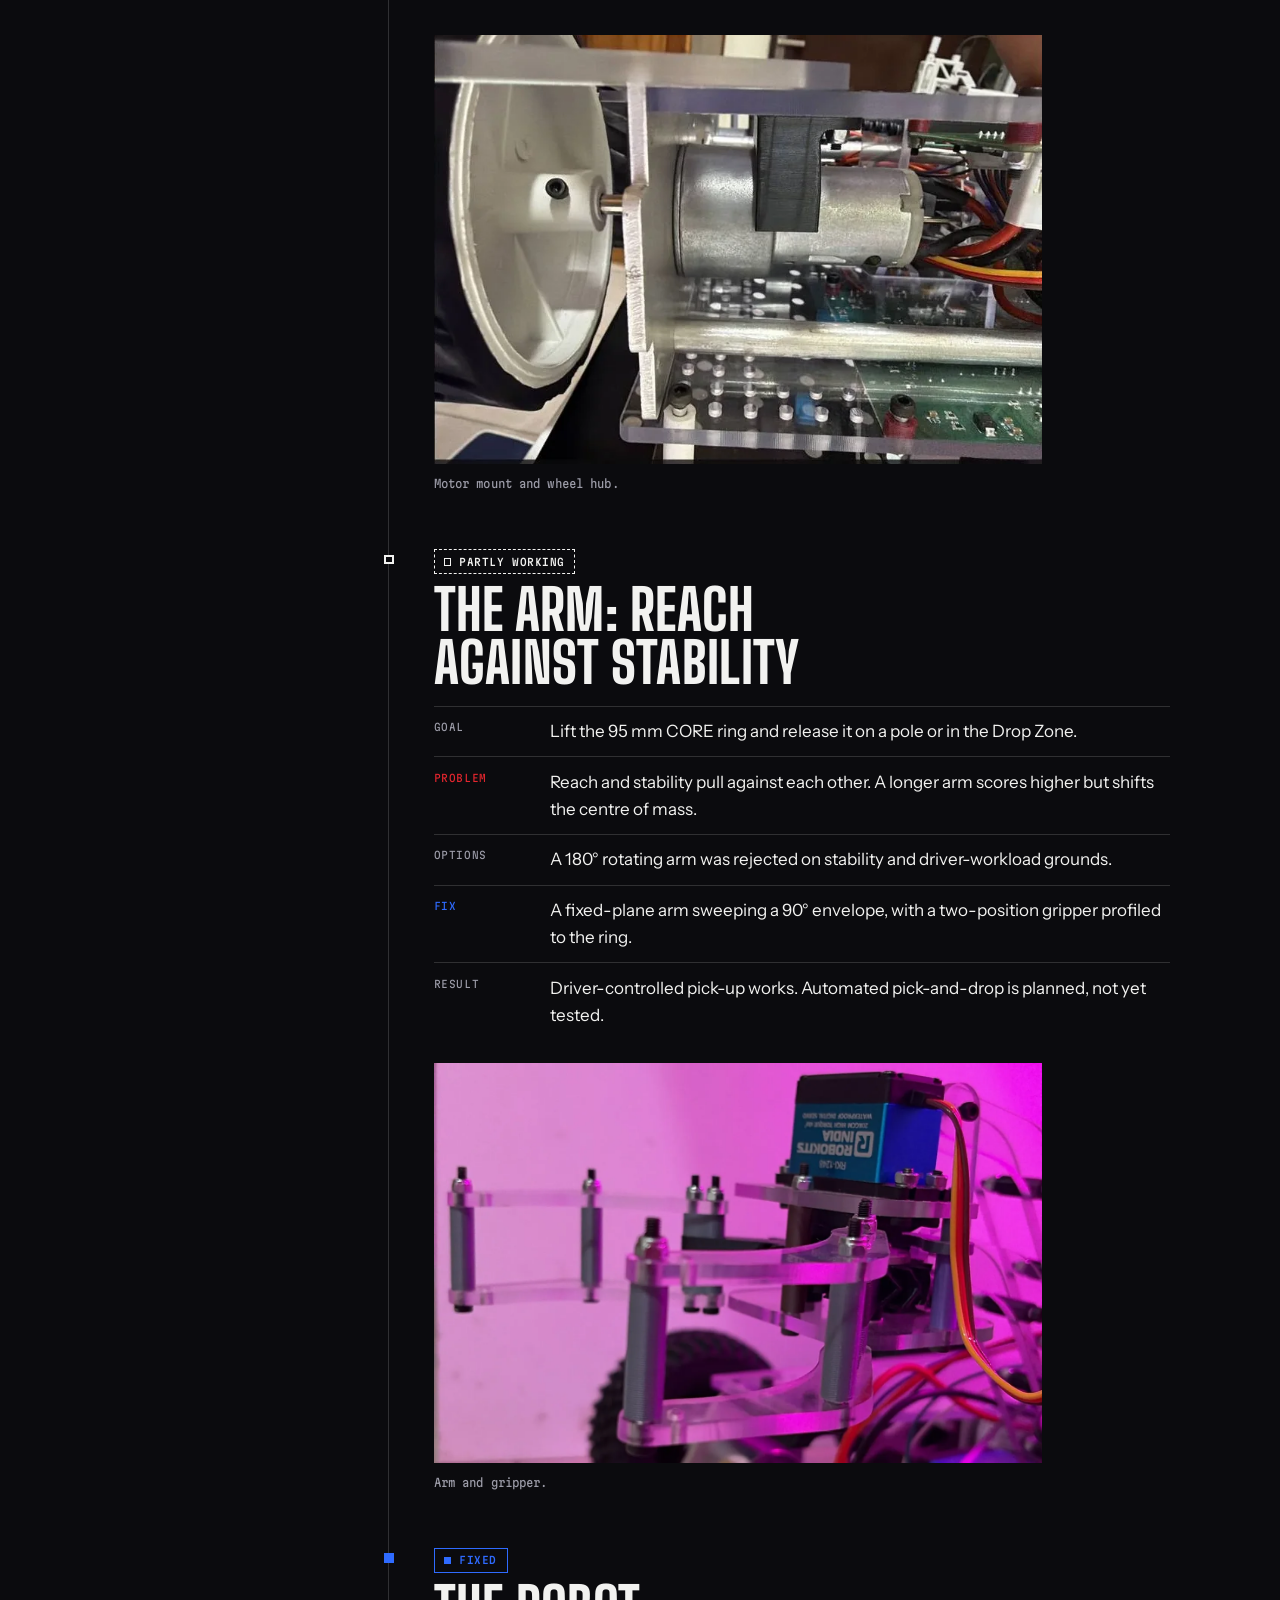
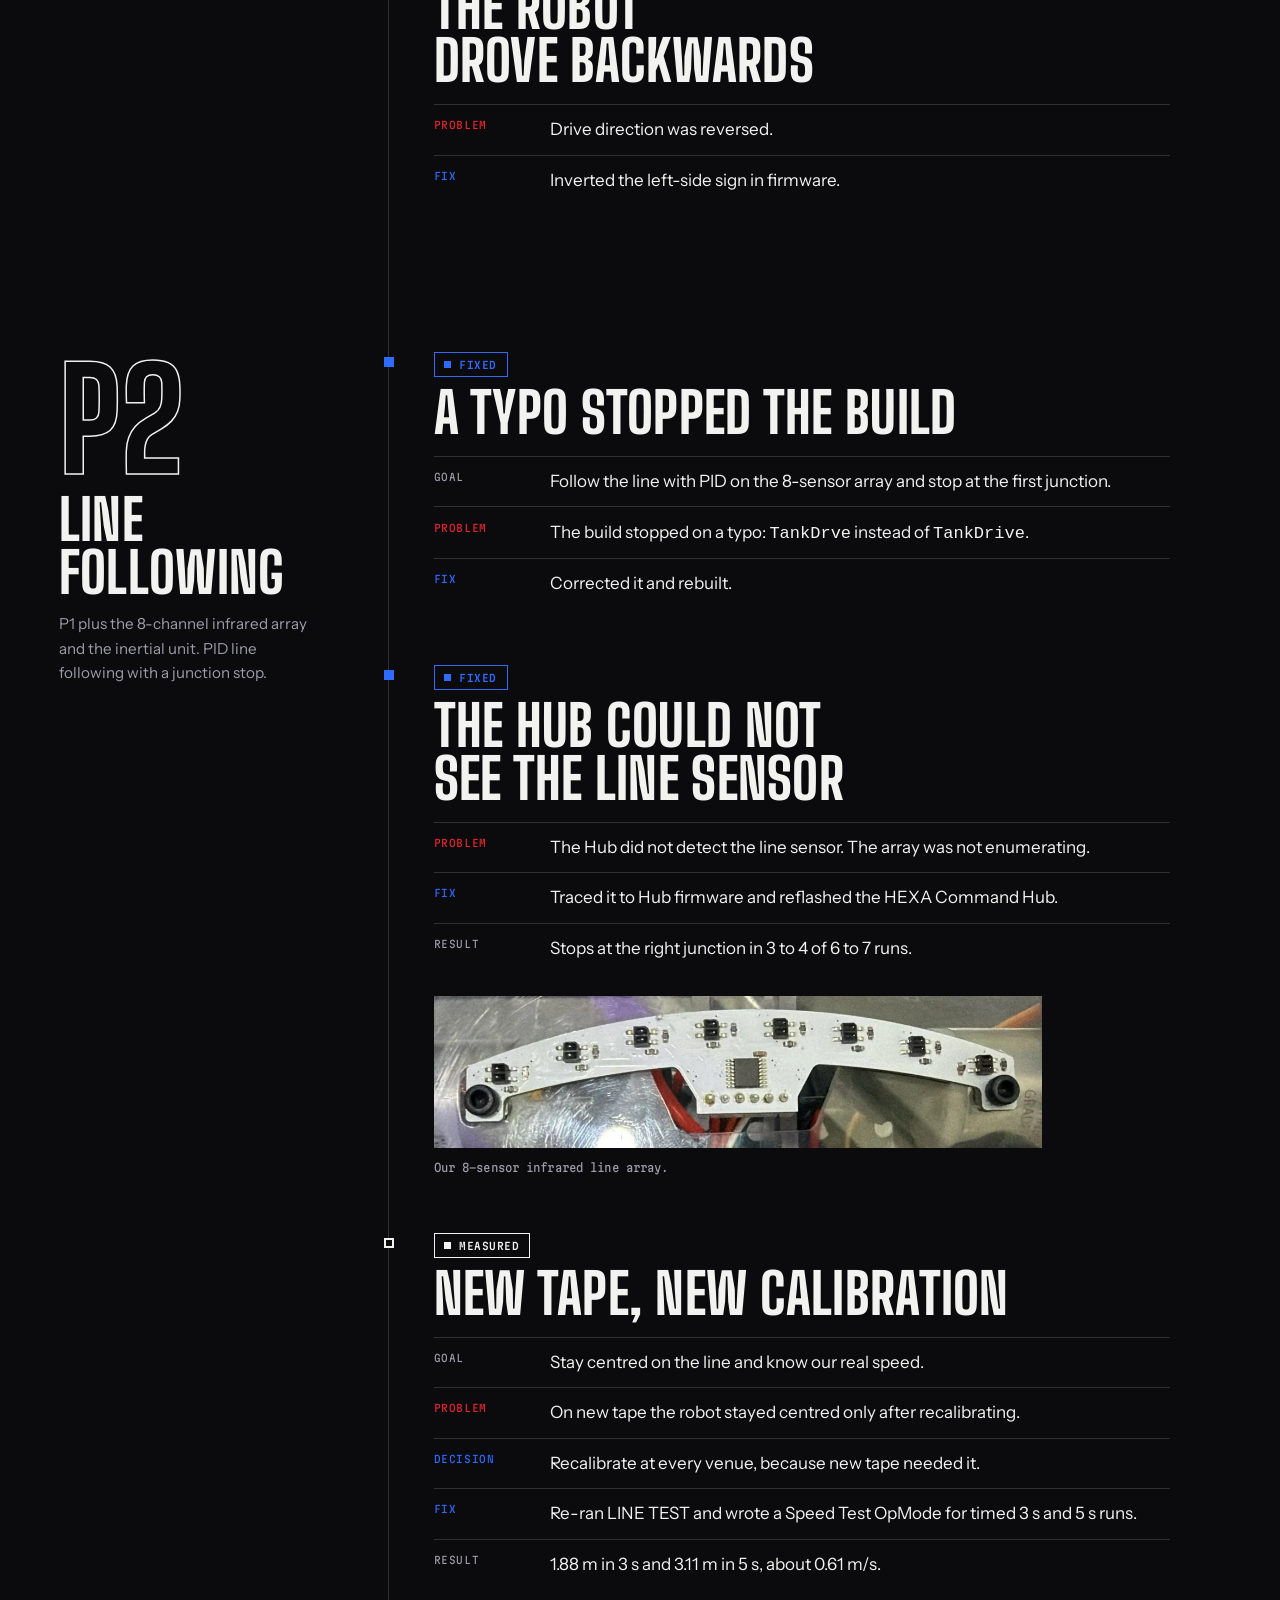
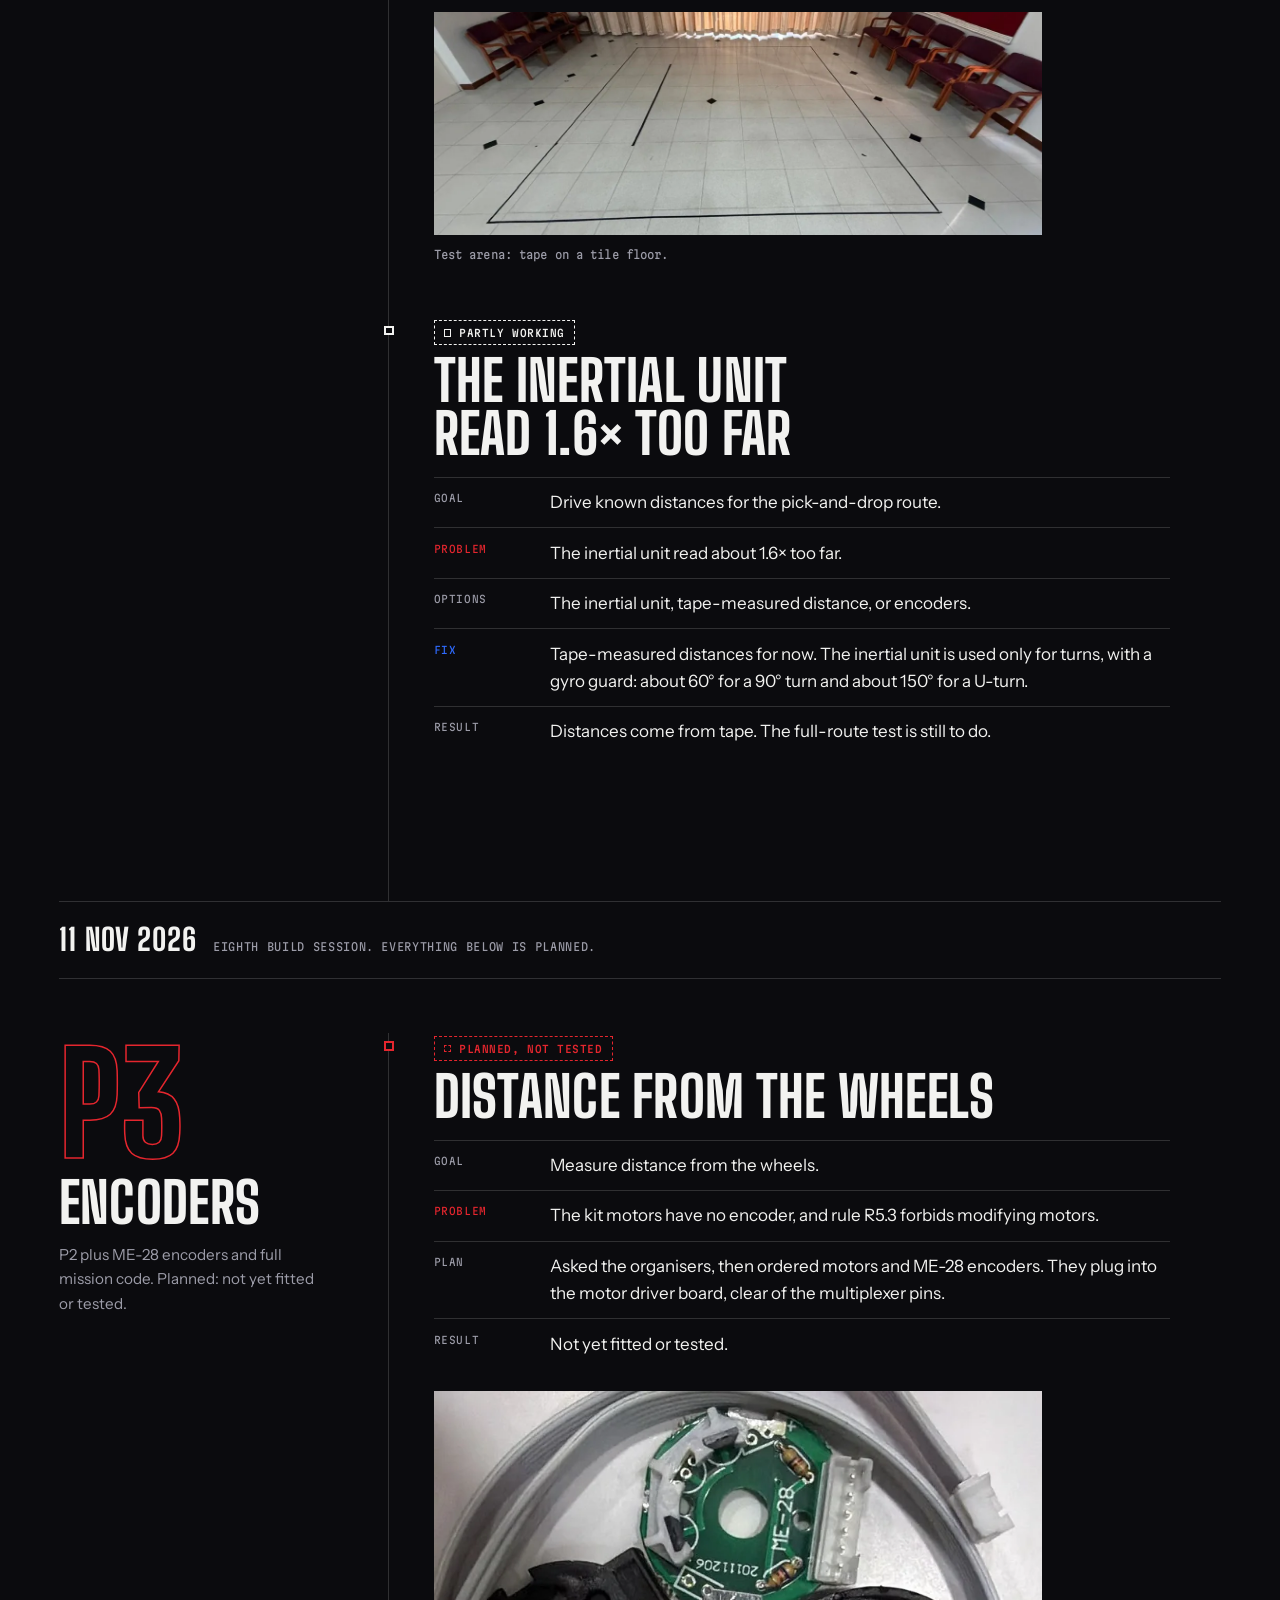
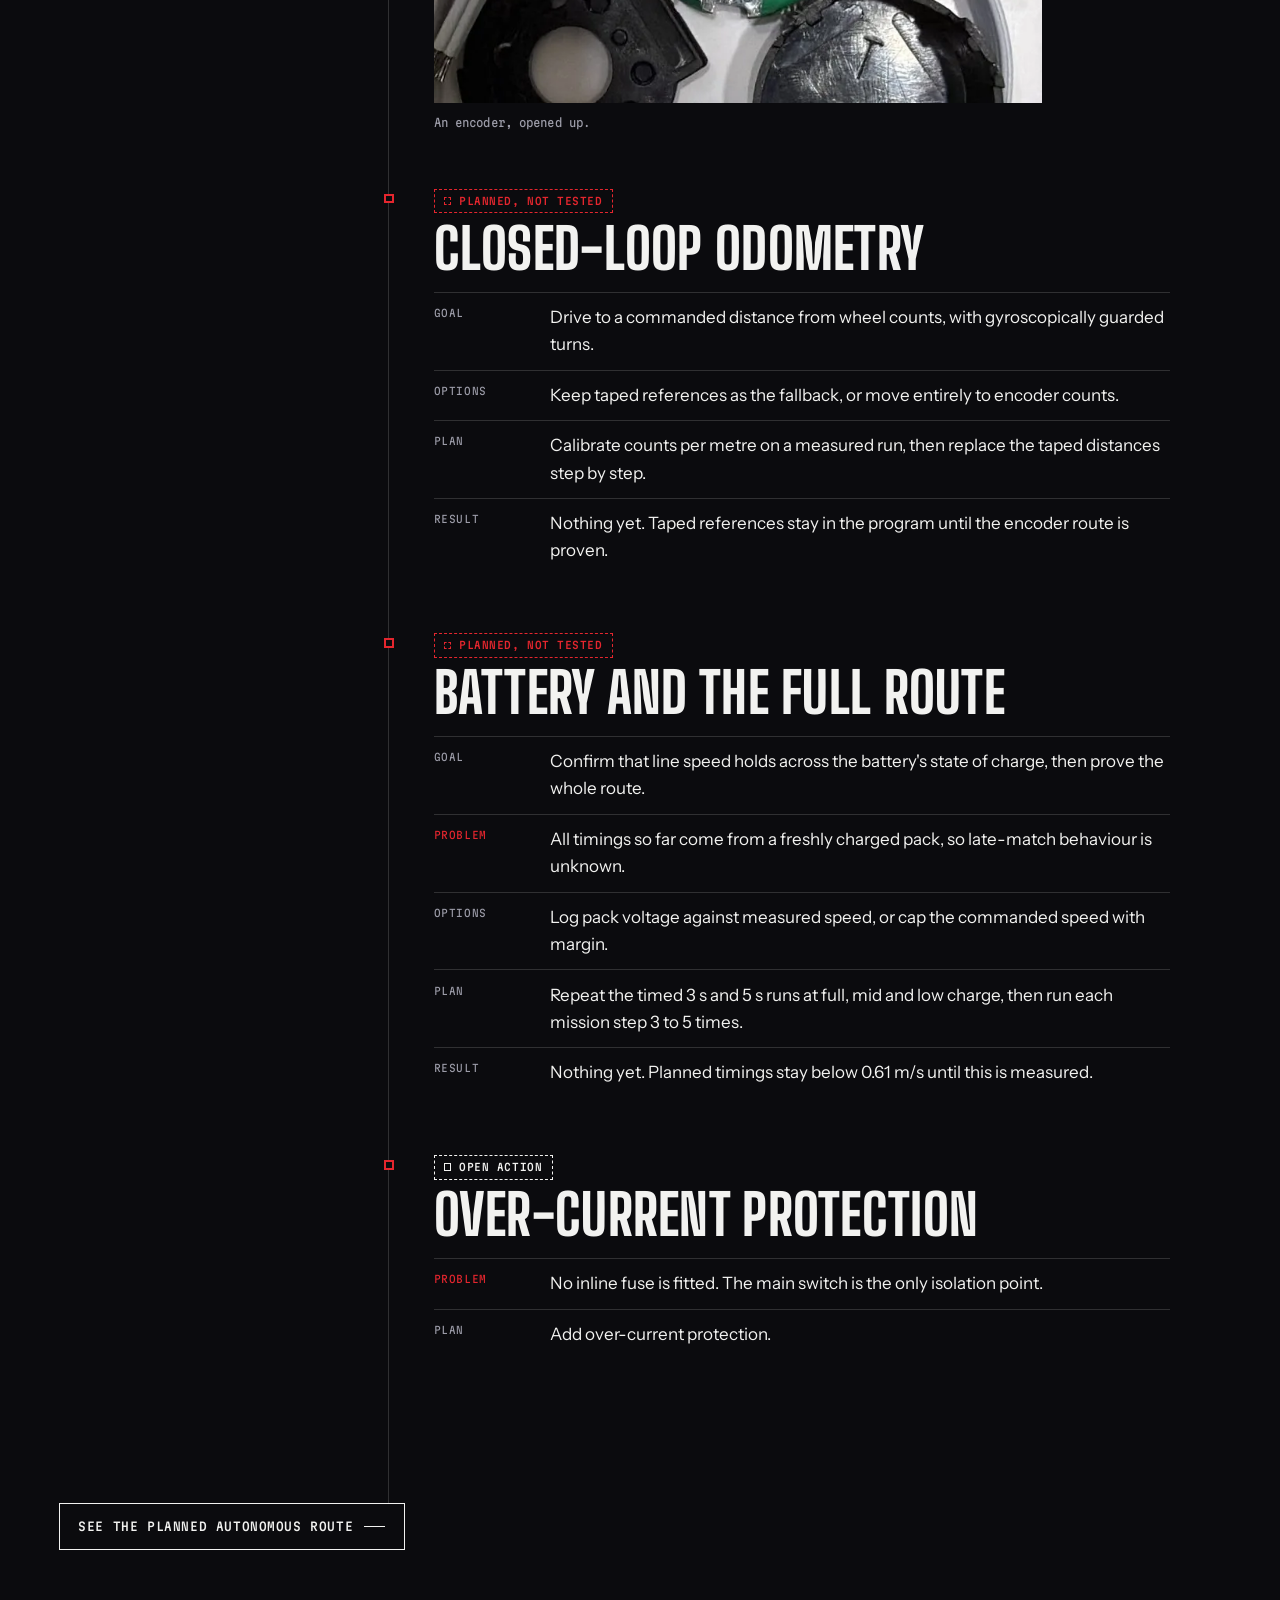
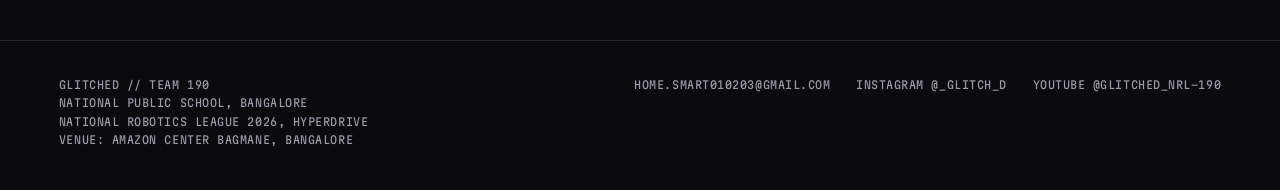
<file: build-log.html>
<!DOCTYPE html>
<html lang="en" class="no-js">
<head>
<meta charset="utf-8">
<meta name="viewport" content="width=device-width, initial-scale=1">
<title>Build log | GLITCHED // Team 190</title>
<meta name="description" content="The engineering journal behind Pixel: three prototypes, every fault we hit, the options we weighed and what is still planned.">
<meta name="theme-color" content="#0B0B0E">
<link rel="canonical" href="https://nrlglitched190.vercel.app/build-log.html">
<meta property="og:type" content="website">
<meta property="og:site_name" content="GLITCHED // Team 190">
<meta property="og:title" content="Build log | GLITCHED // Team 190">
<meta property="og:description" content="The engineering journal behind Pixel: three prototypes, every fault we hit, the options we weighed and what is still planned.">
<meta property="og:url" content="https://nrlglitched190.vercel.app/build-log.html">
<meta property="og:image" content="https://nrlglitched190.vercel.app/images/og.jpg">
<meta property="og:image:width" content="1200">
<meta property="og:image:height" content="630">
<meta name="twitter:card" content="summary_large_image">
<link rel="icon" href="images/logo.png">
<link rel="preload" href="fonts/BigShouldersDisplay.woff" as="font" type="font/woff" crossorigin>
<link rel="preload" href="fonts/InstrumentSans.woff" as="font" type="font/woff" crossorigin>
<link rel="stylesheet" href="css/site.css">
<script>(function(d){d.className="js";if(matchMedia("(min-width: 1001px) and (min-height: 640px)").matches&&!matchMedia("(prefers-reduced-motion: reduce)").matches)d.classList.add("pin")})(document.documentElement)</script>
</head>
<body>
<a class="skip" href="#main">Skip to content</a>
<div class="progress" aria-hidden="true"></div>
<!-- Navigation: keep this block identical on every page -->
<header class="nav">
  <a class="brand" href="index.html" aria-label="GLITCHED, Team 190. Home"><img src="images/logo.png" alt="" width="653" height="468"><span>Glitched <i>// Team 190</i></span></a>
  <button class="nav-toggle" type="button" aria-expanded="false" aria-controls="nav-links">Menu</button>
  <nav class="nav-links" id="nav-links" aria-label="Main"><a href="robot.html">The robot</a><a href="engineering.html">Engineering</a><a href="build-log.html" aria-current="page">Build log</a><a href="team.html">Team</a><a href="strategy.html">Strategy</a></nav>
</header>
<main id="main">
<section class="ph"><div class="wrap">
  <p class="tag">Build log</p>
  <h1 class="d1">What broke, and what we did</h1>
  <p class="lede">Eight build sessions, from 17 October to 11 November 2026. Each entry is one chain: goal, problem, options, fix, result.</p>
  <p class="cap" style="max-width:60ch">The portfolio records the order of the work, not the date of each fix, so entries run in build order.</p>
</div></section>

<section class="sec"><div class="wrap">
  <div class="j-mark"><b>17 Oct 2026</b><span class="mono mute">First build session</span></div>

  <div class="journal">
    <header class="j-stage"><p class="num" aria-hidden="true">P1</p><h2 class="d3">Manual kit</h2><p>Kit chassis with arm and gripper. Tank drive and servo arm by controller. No line sensor.</p></header>
    <div class="j-entries">
      <article class="j-entry "><span class="st st-measured">Decision</span><h3 class="d3">300 RPM or 600 RPM</h3><dl><div class="j-row "><dt>Goal</dt><dd>Push and carry reliably at 2.5 kg, under the 8 kg limit.</dd></div><div class="j-row "><dt>Options</dt><dd>300 RPM, at about 300 N-cm stall torque in seller listings, or 600 RPM at about 122 N-cm.</dd></div><div class="j-row is-fix"><dt>Decision</dt><dd>Kept 300 RPM. At 2.5 kg, traction limits pushing, not torque. Fitted new wheels for grip and quality.</dd></div><div class="j-row "><dt>Result</dt><dd>About 1.57 m/s at full power, calculated from 300 RPM and 10 cm wheels.</dd></div></dl></article>
      <article class="j-entry is-fix"><span class="st st-works">Fixed</span><h3 class="d3">Motors twisting in their mounts</h3><dl><div class="j-row is-problem"><dt>Problem</dt><dd>Motors can twist under load.</dd></div><div class="j-row is-fix"><dt>Fix</dt><dd>Designed bolted 3D-printed clamps. The wheels sit on set-screw hubs.</dd></div><div class="j-row "><dt>Result</dt><dd>The motors stay fixed under load.</dd></div></dl><figure class="fig"><div class="frame"><img src="images/motor-mount.webp" alt="A drive motor clamped to the acrylic base plate, with its shaft in a wheel hub" width="804" height="568" loading="lazy" decoding="async"></div><figcaption class="cap">Motor mount and wheel hub.</figcaption></figure></article>
      <article class="j-entry "><span class="st st-dev">Partly working</span><h3 class="d3">The arm: reach against stability</h3><dl><div class="j-row "><dt>Goal</dt><dd>Lift the 95 mm CORE ring and release it on a pole or in the Drop Zone.</dd></div><div class="j-row is-problem"><dt>Problem</dt><dd>Reach and stability pull against each other. A longer arm scores higher but shifts the centre of mass.</dd></div><div class="j-row "><dt>Options</dt><dd>A 180° rotating arm was rejected on stability and driver-workload grounds.</dd></div><div class="j-row is-fix"><dt>Fix</dt><dd>A fixed-plane arm sweeping a 90° envelope, with a two-position gripper profiled to the ring.</dd></div><div class="j-row "><dt>Result</dt><dd>Driver-controlled pick-up works. Automated pick-and-drop is planned, not yet tested.</dd></div></dl><figure class="fig"><div class="frame"><img src="images/arm-gripper.webp" alt="The acrylic arm and gripper mechanism" width="1400" height="921" loading="lazy" decoding="async"></div><figcaption class="cap">Arm and gripper.</figcaption></figure></article>
      <article class="j-entry is-fix"><span class="st st-works">Fixed</span><h3 class="d3">The robot drove backwards</h3><dl><div class="j-row is-problem"><dt>Problem</dt><dd>Drive direction was reversed.</dd></div><div class="j-row is-fix"><dt>Fix</dt><dd>Inverted the left-side sign in firmware.</dd></div></dl></article>
    </div>
  </div>
  <div class="journal">
    <header class="j-stage"><p class="num" aria-hidden="true">P2</p><h2 class="d3">Line following</h2><p>P1 plus the 8-channel infrared array and the inertial unit. PID line following with a junction stop.</p></header>
    <div class="j-entries">
      <article class="j-entry is-fix"><span class="st st-works">Fixed</span><h3 class="d3">A typo stopped the build</h3><dl><div class="j-row "><dt>Goal</dt><dd>Follow the line with PID on the 8-sensor array and stop at the first junction.</dd></div><div class="j-row is-problem"><dt>Problem</dt><dd>The build stopped on a typo: <code>TankDrve</code> instead of <code>TankDrive</code>.</dd></div><div class="j-row is-fix"><dt>Fix</dt><dd>Corrected it and rebuilt.</dd></div></dl></article>
      <article class="j-entry is-fix"><span class="st st-works">Fixed</span><h3 class="d3">The Hub could not see the line sensor</h3><dl><div class="j-row is-problem"><dt>Problem</dt><dd>The Hub did not detect the line sensor. The array was not enumerating.</dd></div><div class="j-row is-fix"><dt>Fix</dt><dd>Traced it to Hub firmware and reflashed the HEXA Command Hub.</dd></div><div class="j-row "><dt>Result</dt><dd>Stops at the right junction in 3 to 4 of 6 to 7 runs.</dd></div></dl><figure class="fig"><div class="frame"><img src="images/ir-array.webp" alt="The curved white circuit board of the infrared line array" width="1120" height="280" loading="lazy" decoding="async"></div><figcaption class="cap">Our 8-sensor infrared line array.</figcaption></figure></article>
      <article class="j-entry "><span class="st st-measured">Measured</span><h3 class="d3">New tape, new calibration</h3><dl><div class="j-row "><dt>Goal</dt><dd>Stay centred on the line and know our real speed.</dd></div><div class="j-row is-problem"><dt>Problem</dt><dd>On new tape the robot stayed centred only after recalibrating.</dd></div><div class="j-row is-fix"><dt>Decision</dt><dd>Recalibrate at every venue, because new tape needed it.</dd></div><div class="j-row is-fix"><dt>Fix</dt><dd>Re-ran LINE TEST and wrote a Speed Test OpMode for timed 3 s and 5 s runs.</dd></div><div class="j-row "><dt>Result</dt><dd>1.88 m in 3 s and 3.11 m in 5 s, about 0.61 m/s.</dd></div></dl><figure class="fig"><div class="frame"><img src="images/test-arena.webp" alt="A black tape track on a white tile floor" width="1280" height="470" loading="lazy" decoding="async"></div><figcaption class="cap">Test arena: tape on a tile floor.</figcaption></figure></article>
      <article class="j-entry "><span class="st st-dev">Partly working</span><h3 class="d3">The inertial unit read 1.6× too far</h3><dl><div class="j-row "><dt>Goal</dt><dd>Drive known distances for the pick-and-drop route.</dd></div><div class="j-row is-problem"><dt>Problem</dt><dd>The inertial unit read about 1.6× too far.</dd></div><div class="j-row "><dt>Options</dt><dd>The inertial unit, tape-measured distance, or encoders.</dd></div><div class="j-row is-fix"><dt>Fix</dt><dd>Tape-measured distances for now. The inertial unit is used only for turns, with a gyro guard: about 60° for a 90° turn and about 150° for a U-turn.</dd></div><div class="j-row "><dt>Result</dt><dd>Distances come from tape. The full-route test is still to do.</dd></div></dl></article>
    </div>
  </div>

  <div class="j-mark"><b>11 Nov 2026</b><span class="mono mute">Eighth build session. Everything below is planned.</span></div>

  <div class="journal">
    <header class="j-stage" data-planned><p class="num" aria-hidden="true">P3</p><h2 class="d3">Encoders</h2><p>P2 plus ME-28 encoders and full mission code. Planned: not yet fitted or tested.</p></header>
    <div class="j-entries">
      <article class="j-entry is-plan"><span class="st st-planned">Planned, not tested</span><h3 class="d3">Distance from the wheels</h3><dl><div class="j-row "><dt>Goal</dt><dd>Measure distance from the wheels.</dd></div><div class="j-row is-problem"><dt>Problem</dt><dd>The kit motors have no encoder, and rule R5.3 forbids modifying motors.</dd></div><div class="j-row "><dt>Plan</dt><dd>Asked the organisers, then ordered motors and ME-28 encoders. They plug into the motor driver board, clear of the multiplexer pins.</dd></div><div class="j-row "><dt>Result</dt><dd>Not yet fitted or tested.</dd></div></dl><figure class="fig"><div class="frame"><img src="images/encoder.webp" alt="A round green encoder circuit board beside its opened black housing" width="780" height="400" loading="lazy" decoding="async"></div><figcaption class="cap">An encoder, opened up.</figcaption></figure></article>
      <article class="j-entry is-plan"><span class="st st-planned">Planned, not tested</span><h3 class="d3">Closed-loop odometry</h3><dl><div class="j-row "><dt>Goal</dt><dd>Drive to a commanded distance from wheel counts, with gyroscopically guarded turns.</dd></div><div class="j-row "><dt>Options</dt><dd>Keep taped references as the fallback, or move entirely to encoder counts.</dd></div><div class="j-row "><dt>Plan</dt><dd>Calibrate counts per metre on a measured run, then replace the taped distances step by step.</dd></div><div class="j-row "><dt>Result</dt><dd>Nothing yet. Taped references stay in the program until the encoder route is proven.</dd></div></dl></article>
      <article class="j-entry is-plan"><span class="st st-planned">Planned, not tested</span><h3 class="d3">Battery and the full route</h3><dl><div class="j-row "><dt>Goal</dt><dd>Confirm that line speed holds across the battery's state of charge, then prove the whole route.</dd></div><div class="j-row is-problem"><dt>Problem</dt><dd>All timings so far come from a freshly charged pack, so late-match behaviour is unknown.</dd></div><div class="j-row "><dt>Options</dt><dd>Log pack voltage against measured speed, or cap the commanded speed with margin.</dd></div><div class="j-row "><dt>Plan</dt><dd>Repeat the timed 3 s and 5 s runs at full, mid and low charge, then run each mission step 3 to 5 times.</dd></div><div class="j-row "><dt>Result</dt><dd>Nothing yet. Planned timings stay below 0.61 m/s until this is measured.</dd></div></dl></article>
      <article class="j-entry is-plan"><span class="st st-dev">Open action</span><h3 class="d3">Over-current protection</h3><dl><div class="j-row is-problem"><dt>Problem</dt><dd>No inline fuse is fitted. The main switch is the only isolation point.</dd></div><div class="j-row "><dt>Plan</dt><dd>Add over-current protection.</dd></div></dl></article>
    </div>
  </div>
  <p><a class="link" href="strategy.html#autonomous">See the planned autonomous route</a></p>
</div></section>
</main>
<!-- Footer: keep this block identical on every page -->
<footer class="foot"><div class="foot-row">
  <p>Glitched // Team 190<br>National Public School, Bangalore<br>National Robotics League 2026, Hyperdrive<br>Venue: Amazon Center Bagmane, Bangalore</p>
  <nav aria-label="Elsewhere"><a href="mailto:home.smart010203@gmail.com">home.smart010203@gmail.com</a><a href="https://www.instagram.com/_glitch_d/" rel="noopener">Instagram @_glitch_d</a><a href="https://www.youtube.com/@Glitched_NRL-190" rel="noopener">YouTube @Glitched_NRL-190</a></nav>
</div></footer>
<script src="js/site.js"></script>
</body>
</html>
</file>
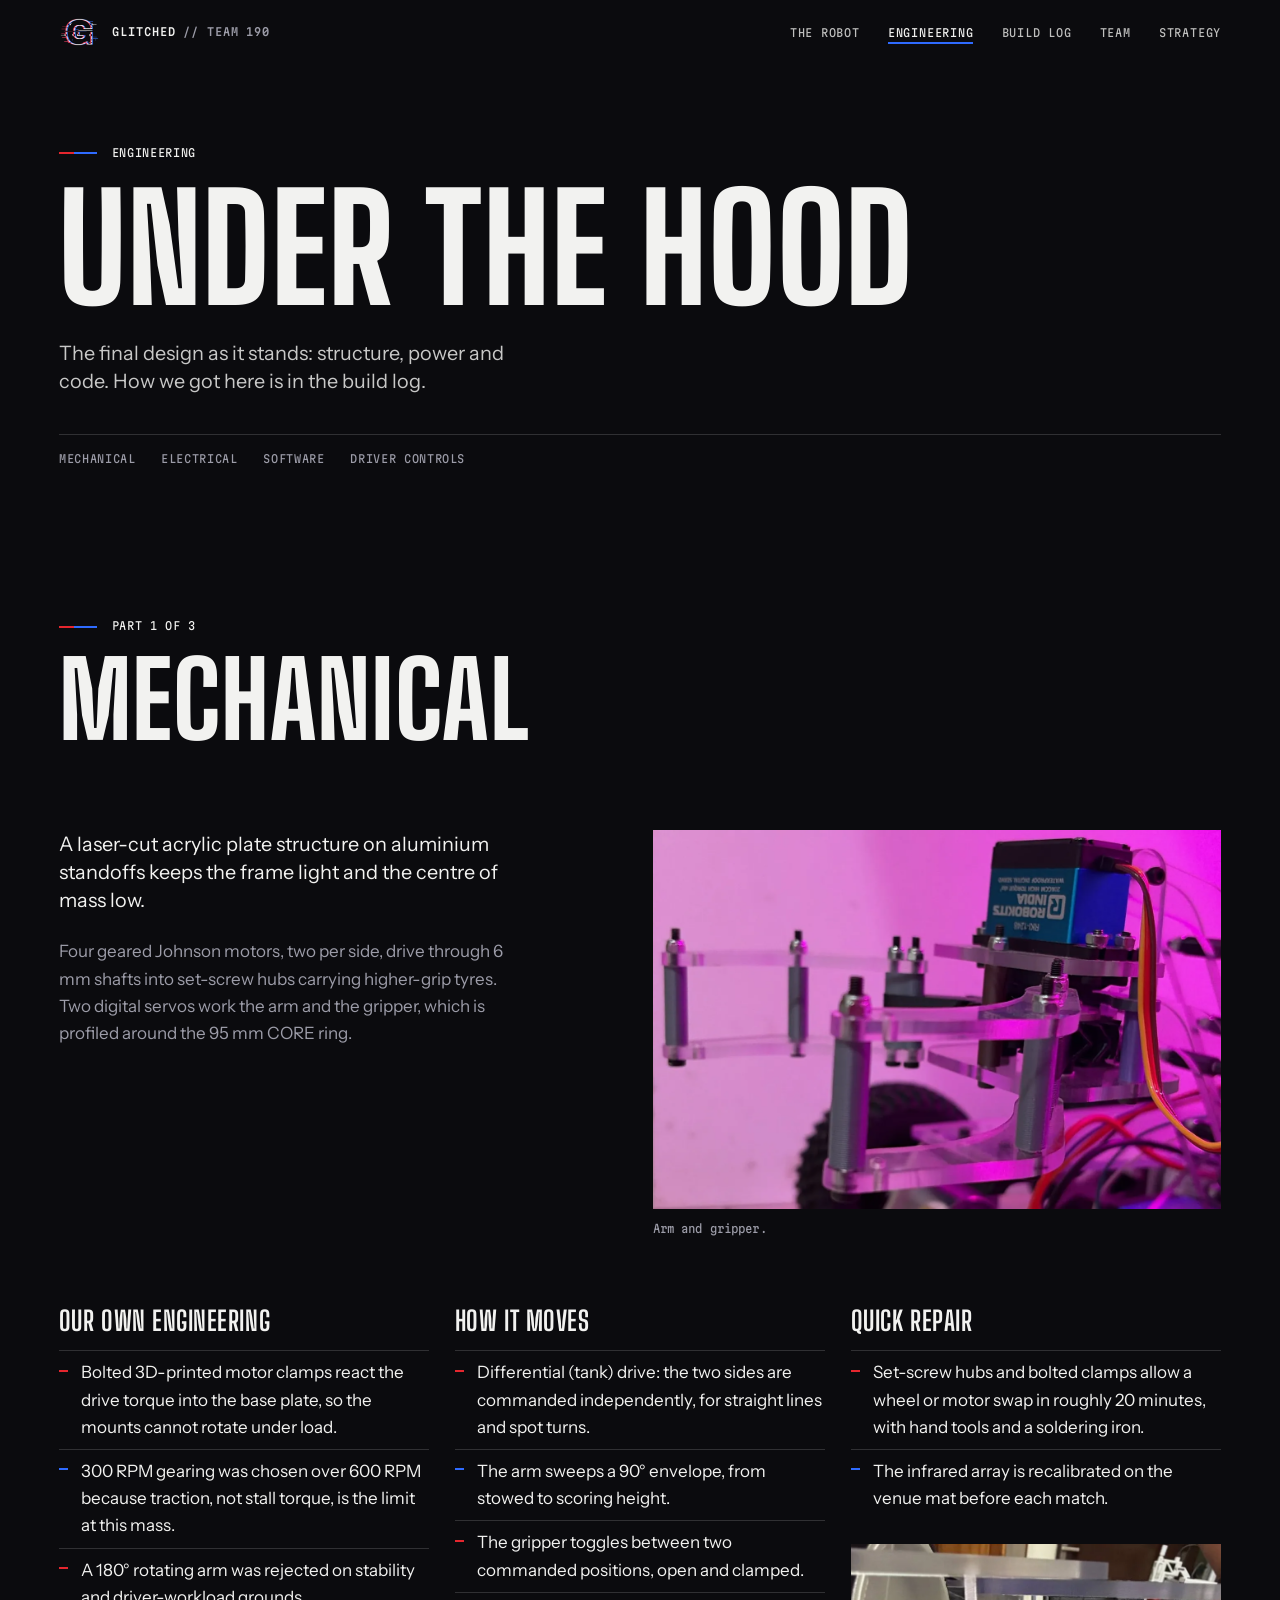
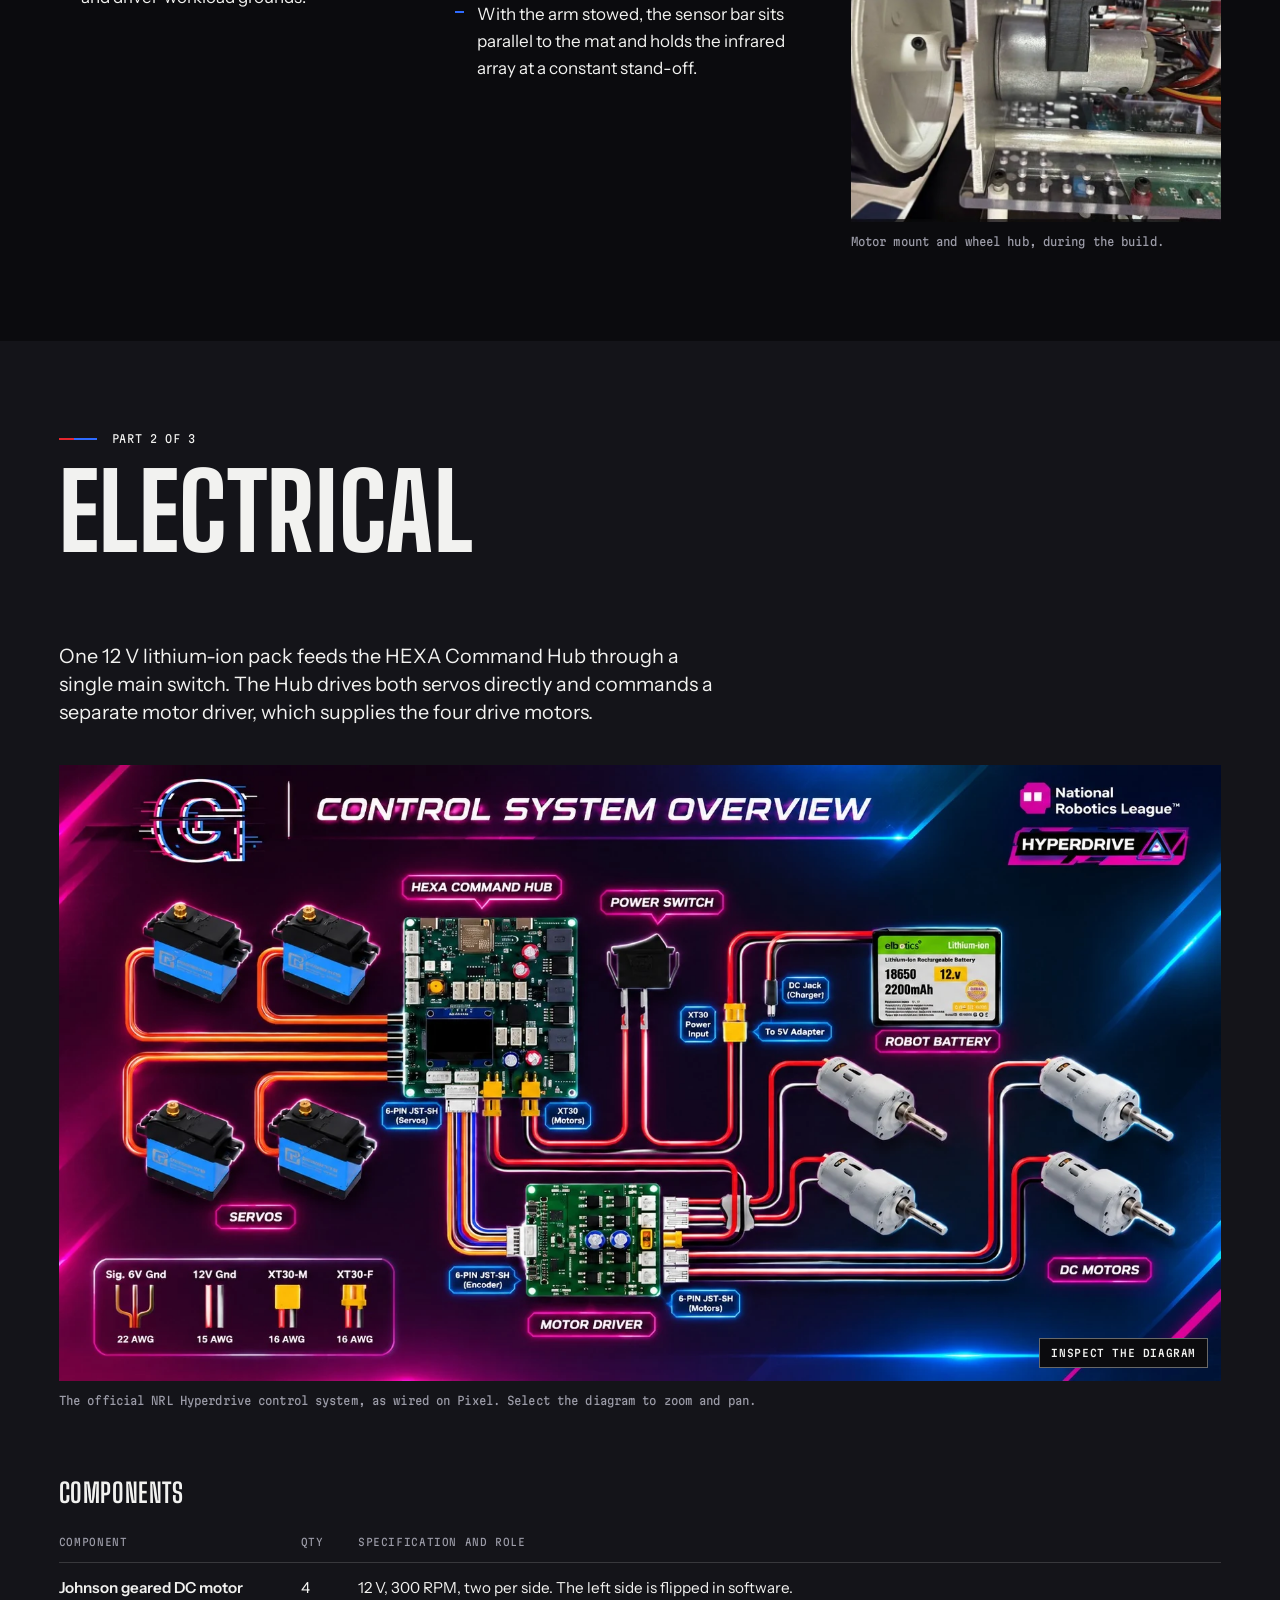
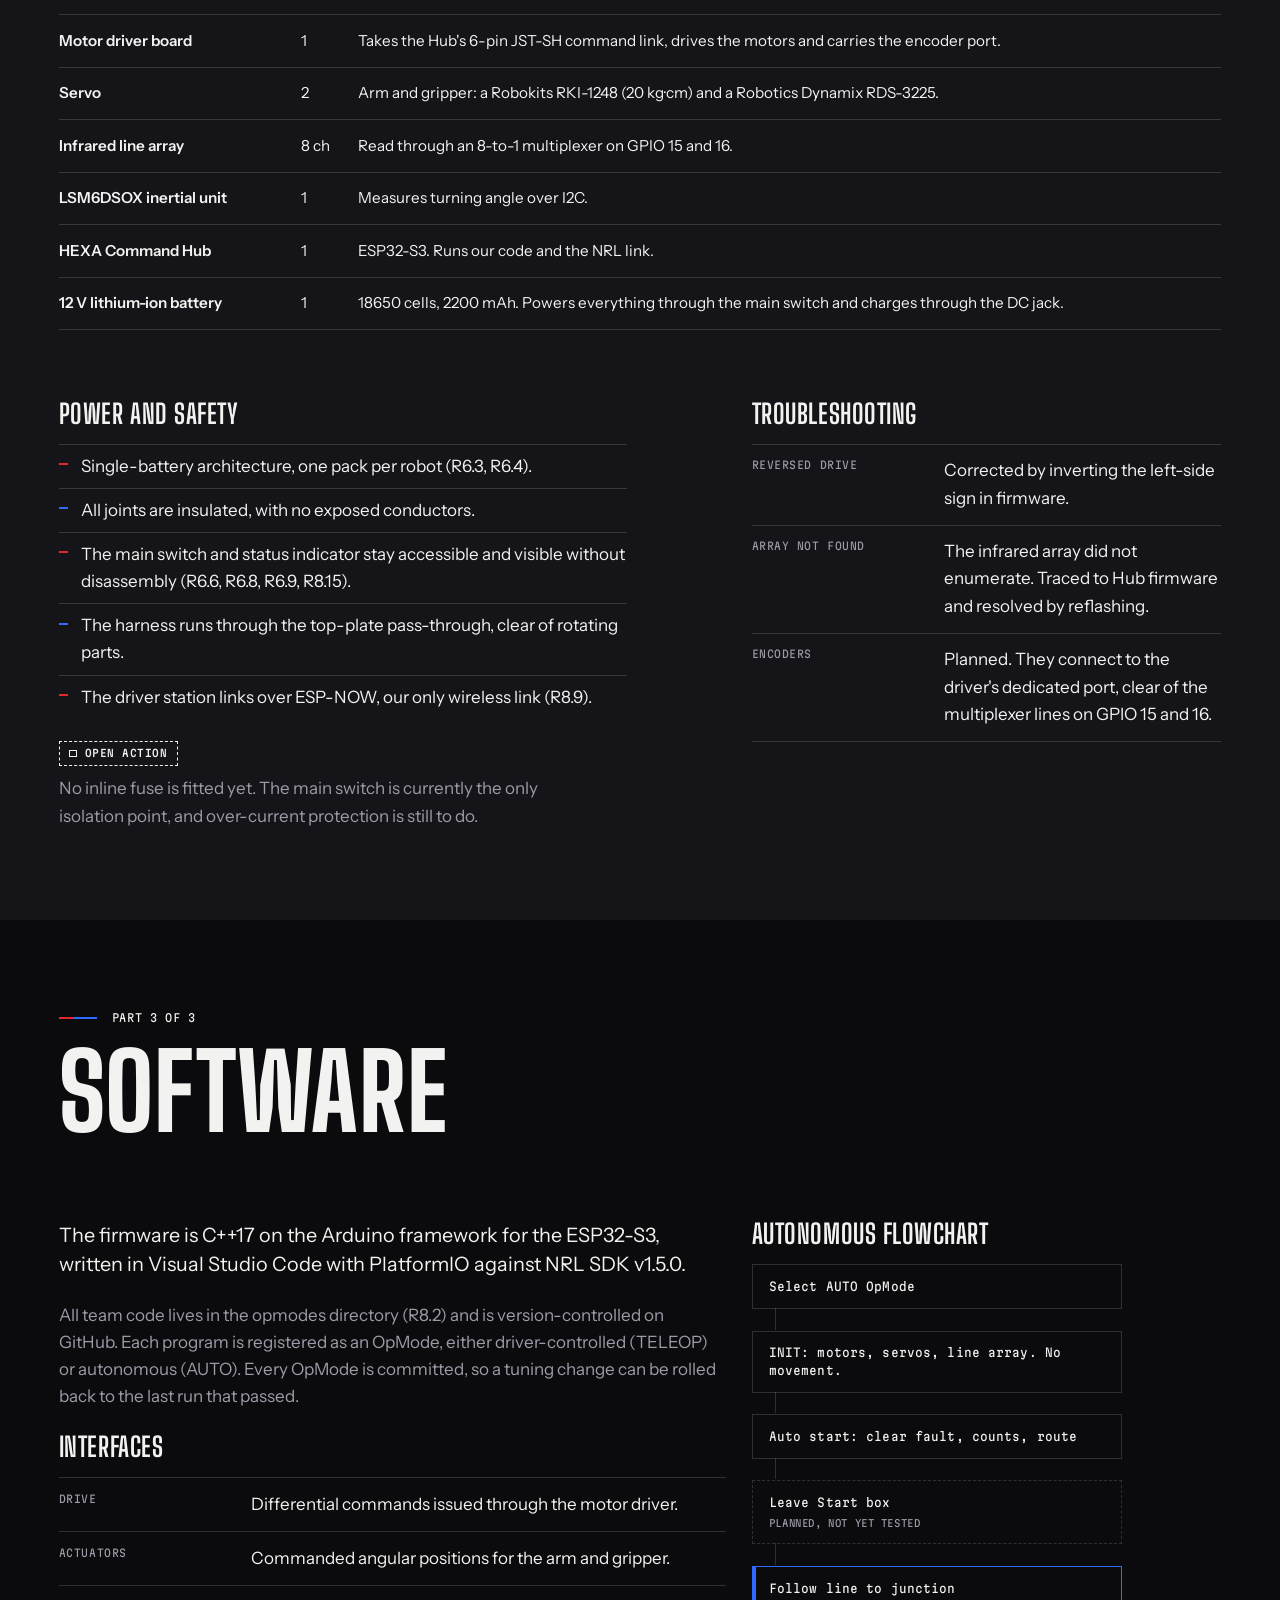
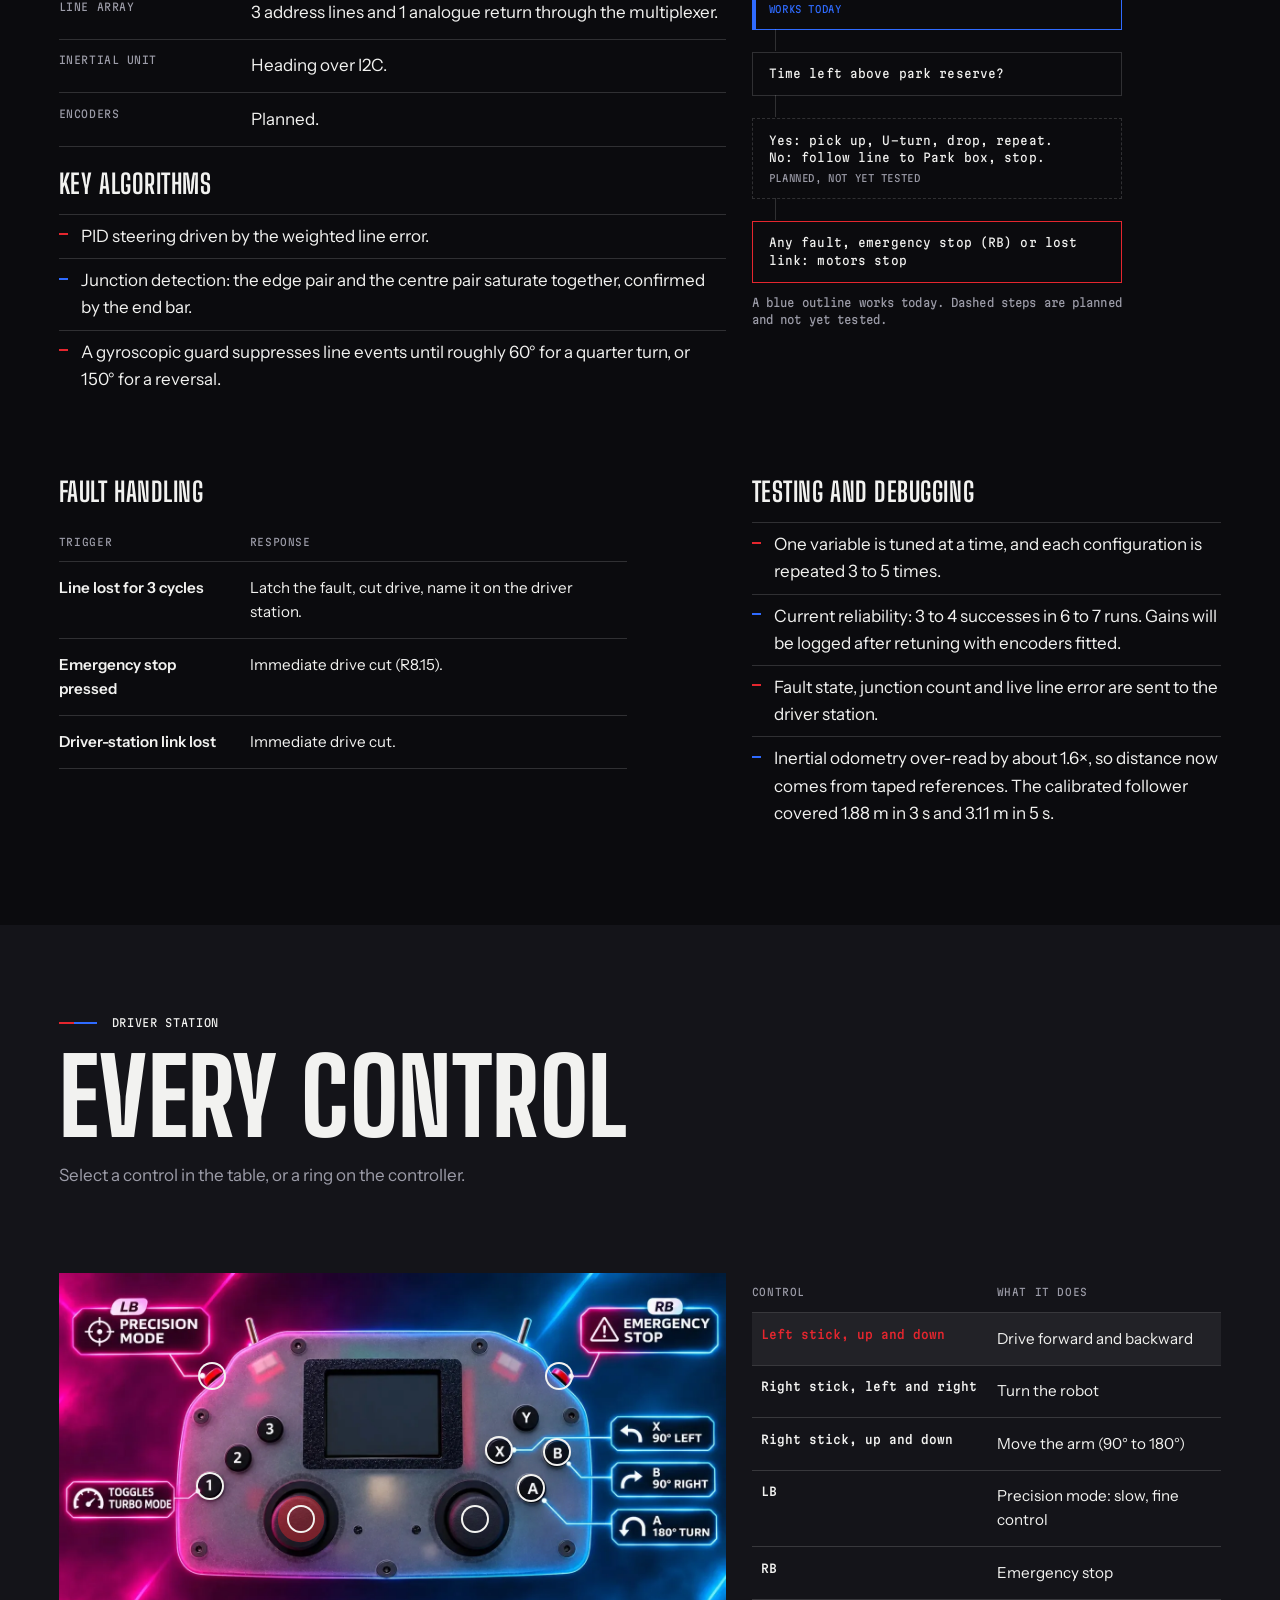
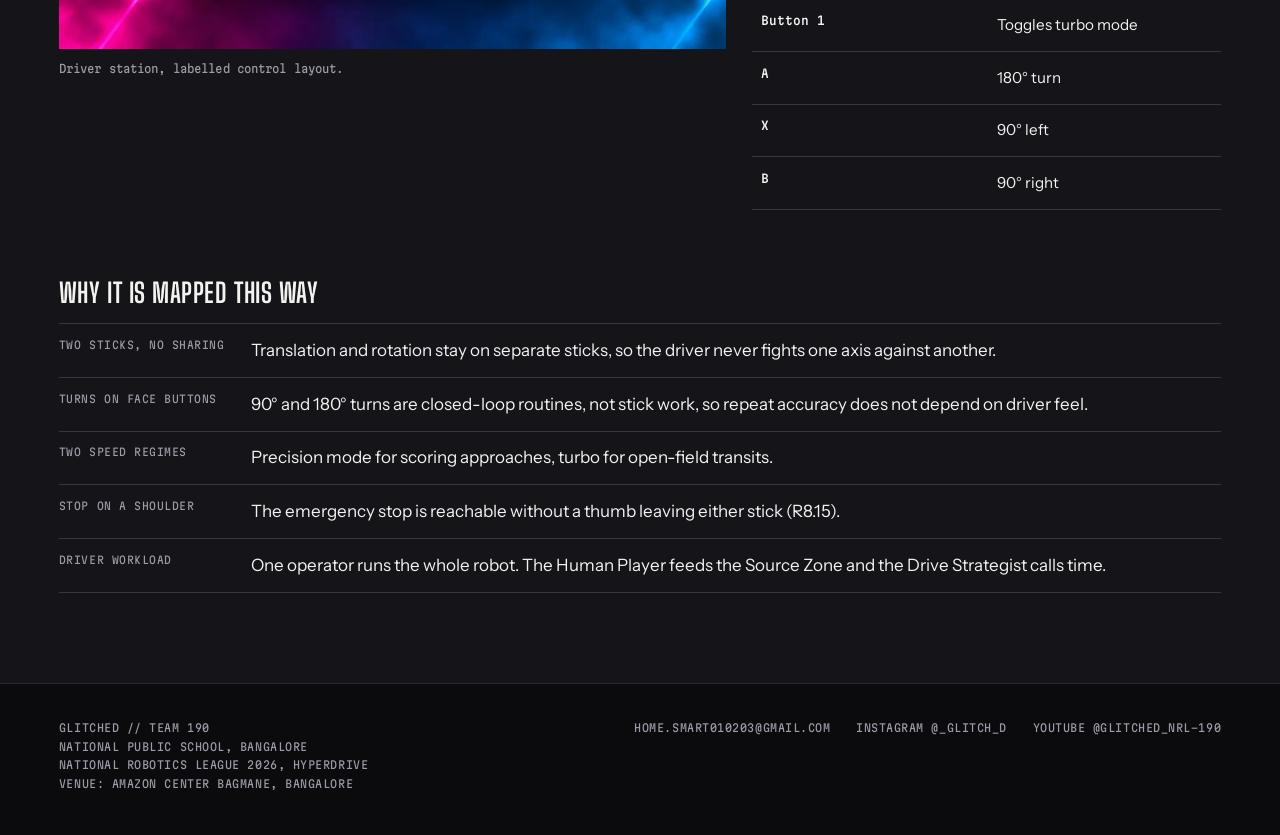
<file: engineering.html>
<!DOCTYPE html>
<html lang="en" class="no-js">
<head>
<meta charset="utf-8">
<meta name="viewport" content="width=device-width, initial-scale=1">
<title>Engineering | GLITCHED // Team 190</title>
<meta name="description" content="How Pixel works: the acrylic plate chassis and drivetrain, the 12 V electrical system and wiring diagram, and the C++ firmware with PID line following.">
<meta name="theme-color" content="#0B0B0E">
<link rel="canonical" href="https://nrlglitched190.vercel.app/engineering.html">
<meta property="og:type" content="website">
<meta property="og:site_name" content="GLITCHED // Team 190">
<meta property="og:title" content="Engineering | GLITCHED // Team 190">
<meta property="og:description" content="How Pixel works: the acrylic plate chassis and drivetrain, the 12 V electrical system and wiring diagram, and the C++ firmware with PID line following.">
<meta property="og:url" content="https://nrlglitched190.vercel.app/engineering.html">
<meta property="og:image" content="https://nrlglitched190.vercel.app/images/og.jpg">
<meta property="og:image:width" content="1200">
<meta property="og:image:height" content="630">
<meta name="twitter:card" content="summary_large_image">
<link rel="icon" href="images/logo.png">
<link rel="preload" href="fonts/BigShouldersDisplay.woff" as="font" type="font/woff" crossorigin>
<link rel="preload" href="fonts/InstrumentSans.woff" as="font" type="font/woff" crossorigin>
<link rel="stylesheet" href="css/site.css">
<script>(function(d){d.className="js";if(matchMedia("(min-width: 1001px) and (min-height: 640px)").matches&&!matchMedia("(prefers-reduced-motion: reduce)").matches)d.classList.add("pin")})(document.documentElement)</script>
</head>
<body>
<a class="skip" href="#main">Skip to content</a>
<div class="progress" aria-hidden="true"></div>
<!-- Navigation: keep this block identical on every page -->
<header class="nav">
  <a class="brand" href="index.html" aria-label="GLITCHED, Team 190. Home"><img src="images/logo.png" alt="" width="653" height="468"><span>Glitched <i>// Team 190</i></span></a>
  <button class="nav-toggle" type="button" aria-expanded="false" aria-controls="nav-links">Menu</button>
  <nav class="nav-links" id="nav-links" aria-label="Main"><a href="robot.html">The robot</a><a href="engineering.html" aria-current="page">Engineering</a><a href="build-log.html">Build log</a><a href="team.html">Team</a><a href="strategy.html">Strategy</a></nav>
</header>
<main id="main">
<section class="ph"><div class="wrap">
  <p class="tag">Engineering</p>
  <h1 class="d1">Under the hood</h1>
  <p class="lede">The final design as it stands: structure, power and code. How we got here is in the build log.</p>
  <nav class="subnav" aria-label="On this page"><a href="#mechanical">Mechanical</a><a href="#electrical">Electrical</a><a href="#software">Software</a><a href="#controls">Driver controls</a></nav>
</div></section>

<!-- MECHANICAL -->
<section class="sec" id="mechanical"><div class="wrap cols">
  <div class="c12 sec-head"><p class="tag">Part 1 of 3</p><h2 class="d2">Mechanical</h2></div>
  <div class="c5 stack">
    <p class="lede">A laser-cut acrylic plate structure on aluminium standoffs keeps the frame light and the centre of mass low.</p>
    <div class="body mute"><p>Four geared Johnson motors, two per side, drive through 6 mm shafts into set-screw hubs carrying higher-grip tyres. Two digital servos work the arm and the gripper, which is profiled around the 95 mm CORE ring.</p></div>
  </div>
  <figure class="c6 s7 fig" data-wipe><div class="frame" style="aspect-ratio:3/2"><img src="images/arm-gripper.webp" alt="The clear acrylic arm and gripper on aluminium standoffs, with the arm servo behind" width="1400" height="921" loading="lazy" decoding="async"></div><figcaption class="cap">Arm and gripper.</figcaption></figure>

  <div class="c4" style="margin-top:2rem"><h3 class="d4" style="margin-bottom:1rem">Our own engineering</h3>
    <ul class="ticks">
      <li>Bolted 3D-printed motor clamps react the drive torque into the base plate, so the mounts cannot rotate under load.</li>
      <li>300 RPM gearing was chosen over 600 RPM because traction, not stall torque, is the limit at this mass.</li>
      <li>A 180° rotating arm was rejected on stability and driver-workload grounds.</li>
    </ul></div>
  <div class="c4" style="margin-top:2rem"><h3 class="d4" style="margin-bottom:1rem">How it moves</h3>
    <ul class="ticks">
      <li>Differential (tank) drive: the two sides are commanded independently, for straight lines and spot turns.</li>
      <li>The arm sweeps a 90° envelope, from stowed to scoring height.</li>
      <li>The gripper toggles between two commanded positions, open and clamped.</li>
      <li>With the arm stowed, the sensor bar sits parallel to the mat and holds the infrared array at a constant stand-off.</li>
    </ul></div>
  <div class="c4" style="margin-top:2rem"><h3 class="d4" style="margin-bottom:1rem">Quick repair</h3>
    <ul class="ticks">
      <li>Set-screw hubs and bolted clamps allow a wheel or motor swap in roughly 20 minutes, with hand tools and a soldering iron.</li>
      <li>The infrared array is recalibrated on the venue mat before each match.</li>
    </ul>
    <figure class="fig" style="margin-top:1.5rem"><div class="frame" style="aspect-ratio:4/3"><img src="images/motor-mount.webp" alt="A drive motor held to the acrylic base plate by a black 3D-printed clamp, beside its wheel hub" width="804" height="568" loading="lazy" decoding="async"></div><figcaption class="cap">Motor mount and wheel hub, during the build.</figcaption></figure></div>
</div></section>

<!-- ELECTRICAL -->
<section class="sec t-carbon" id="electrical"><div class="wrap cols">
  <div class="c12 sec-head"><p class="tag">Part 2 of 3</p><h2 class="d2">Electrical</h2></div>
  <p class="c7 lede" style="max-width:52ch">One 12 V lithium-ion pack feeds the HEXA Command Hub through a single main switch. The Hub drives both servos directly and commands a separate motor driver, which supplies the four drive motors.</p>
  <div class="c12">
    <button class="zoom" type="button" data-zoom="images/wiring.webp" data-caption="Official NRL Hyperdrive control system, as wired on Pixel"><img src="images/wiring.webp" alt="Wiring diagram. The robot battery and power switch feed the HEXA Command Hub. The Hub connects to four servo outputs and, by 6-pin JST-SH cables, to the motor driver, which powers four DC motors." width="1723" height="913" loading="lazy" decoding="async"><span class="zoom-hint">Inspect the diagram</span></button>
    <p class="cap">The official NRL Hyperdrive control system, as wired on Pixel. Select the diagram to zoom and pan.</p>
  </div>
  <div class="c12" style="margin-top:2rem"><h3 class="d4" style="margin-bottom:1rem">Components</h3>
    <div class="tbl-scroll"><table class="tbl">
      <thead><tr><th scope="col">Component</th><th scope="col">Qty</th><th scope="col">Specification and role</th></tr></thead>
      <tbody>
        <tr><td>Johnson geared DC motor</td><td>4</td><td>12 V, 300 RPM, two per side. The left side is flipped in software.</td></tr>
        <tr><td>Motor driver board</td><td>1</td><td>Takes the Hub's 6-pin JST-SH command link, drives the motors and carries the encoder port.</td></tr>
        <tr><td>Servo</td><td>2</td><td>Arm and gripper: a Robokits RKI-1248 (20 kg·cm) and a Robotics Dynamix RDS-3225.</td></tr>
        <tr><td>Infrared line array</td><td>8 ch</td><td>Read through an 8-to-1 multiplexer on GPIO 15 and 16.</td></tr>
        <tr><td>LSM6DSOX inertial unit</td><td>1</td><td>Measures turning angle over I2C.</td></tr>
        <tr><td>HEXA Command Hub</td><td>1</td><td>ESP32-S3. Runs our code and the NRL link.</td></tr>
        <tr><td>12 V lithium-ion battery</td><td>1</td><td>18650 cells, 2200 mAh. Powers everything through the main switch and charges through the DC jack.</td></tr>
      </tbody>
    </table></div></div>
  <div class="c6" style="margin-top:2rem"><h3 class="d4" style="margin-bottom:1rem">Power and safety</h3>
    <ul class="ticks">
      <li>Single-battery architecture, one pack per robot (R6.3, R6.4).</li>
      <li>All joints are insulated, with no exposed conductors.</li>
      <li>The main switch and status indicator stay accessible and visible without disassembly (R6.6, R6.8, R6.9, R8.15).</li>
      <li>The harness runs through the top-plate pass-through, clear of rotating parts.</li>
      <li>The driver station links over ESP-NOW, our only wireless link (R8.9).</li>
    </ul>
    <p style="margin-top:1.2rem"><span class="st st-dev">Open action</span></p>
    <p class="mute" style="margin-top:.6rem;max-width:48ch">No inline fuse is fitted yet. The main switch is currently the only isolation point, and over-current protection is still to do.</p></div>
  <div class="c5 s8" style="margin-top:2rem"><h3 class="d4" style="margin-bottom:1rem">Troubleshooting</h3>
    <ul class="list-rule">
      <li><b>Reversed drive</b><span>Corrected by inverting the left-side sign in firmware.</span></li>
      <li><b>Array not found</b><span>The infrared array did not enumerate. Traced to Hub firmware and resolved by reflashing.</span></li>
      <li><b>Encoders</b><span>Planned. They connect to the driver's dedicated port, clear of the multiplexer lines on GPIO 15 and 16.</span></li>
    </ul></div>
</div></section>

<!-- SOFTWARE -->
<section class="sec" id="software"><div class="wrap cols">
  <div class="c12 sec-head"><p class="tag">Part 3 of 3</p><h2 class="d2">Software</h2></div>
  <div class="c7 stack">
    <p class="lede" style="max-width:50ch">The firmware is C++17 on the Arduino framework for the ESP32-S3, written in Visual Studio Code with PlatformIO against NRL SDK v1.5.0.</p>
    <div class="body mute"><p>All team code lives in the opmodes directory (R8.2) and is version-controlled on GitHub. Each program is registered as an OpMode, either driver-controlled (TELEOP) or autonomous (AUTO). Every OpMode is committed, so a tuning change can be rolled back to the last run that passed.</p></div>
    <div><h3 class="d4" style="margin:1.5rem 0 1rem">Interfaces</h3>
      <ul class="list-rule">
        <li><b>Drive</b><span>Differential commands issued through the motor driver.</span></li>
        <li><b>Actuators</b><span>Commanded angular positions for the arm and gripper.</span></li>
        <li><b>Line array</b><span>3 address lines and 1 analogue return through the multiplexer.</span></li>
        <li><b>Inertial unit</b><span>Heading over I2C.</span></li>
        <li><b>Encoders</b><span>Planned.</span></li>
      </ul></div>
    <div><h3 class="d4" style="margin:1.5rem 0 1rem">Key algorithms</h3>
      <ul class="ticks">
        <li>PID steering driven by the weighted line error.</li>
        <li>Junction detection: the edge pair and the centre pair saturate together, confirmed by the end bar.</li>
        <li>A gyroscopic guard suppresses line events until roughly 60° for a quarter turn, or 150° for a reversal.</li>
      </ul></div>
  </div>
  <div class="c4 s9">
    <h3 class="d4" style="margin-bottom:1rem">Autonomous flowchart</h3>
    <ol class="flow" aria-label="Autonomous program, step by step">
      <li>Select AUTO OpMode</li>
      <li>INIT: motors, servos, line array. No movement.</li>
      <li>Auto start: clear fault, counts, route</li>
      <li class="is-planned">Leave Start box<small>Planned, not yet tested</small></li>
      <li class="is-works">Follow line to junction<small>Works today</small></li>
      <li>Time left above park reserve?</li>
      <li class="is-planned">Yes: pick up, U-turn, drop, repeat.<br>No: follow line to Park box, stop.<small>Planned, not yet tested</small></li>
      <li class="is-stop">Any fault, emergency stop (RB) or lost link: motors stop</li>
    </ol>
    <p class="cap">A blue outline works today. Dashed steps are planned and not yet tested.</p>
  </div>
  <div class="c6" style="margin-top:2.5rem"><h3 class="d4" style="margin-bottom:1rem">Fault handling</h3>
    <div class="tbl-scroll"><table class="tbl">
      <thead><tr><th scope="col">Trigger</th><th scope="col">Response</th></tr></thead>
      <tbody>
        <tr><td>Line lost for 3 cycles</td><td>Latch the fault, cut drive, name it on the driver station.</td></tr>
        <tr><td>Emergency stop pressed</td><td>Immediate drive cut (R8.15).</td></tr>
        <tr><td>Driver-station link lost</td><td>Immediate drive cut.</td></tr>
      </tbody>
    </table></div></div>
  <div class="c5 s8" style="margin-top:2.5rem"><h3 class="d4" style="margin-bottom:1rem">Testing and debugging</h3>
    <ul class="ticks">
      <li>One variable is tuned at a time, and each configuration is repeated 3 to 5 times.</li>
      <li>Current reliability: 3 to 4 successes in 6 to 7 runs. Gains will be logged after retuning with encoders fitted.</li>
      <li>Fault state, junction count and live line error are sent to the driver station.</li>
      <li>Inertial odometry over-read by about 1.6×, so distance now comes from taped references. The calibrated follower covered 1.88 m in 3 s and 3.11 m in 5 s.</li>
    </ul></div>
</div></section>

<!-- CONTROLS -->
<section class="sec t-carbon" id="controls"><div class="wrap cols" data-hs>
  <div class="c12 sec-head"><p class="tag">Driver station</p><h2 class="d2">Every control</h2><p class="mute">Select a control in the table, or a ring on the controller.</p></div>
  <figure class="c7 fig ctrl"><div class="hs-stage"><img src="images/controller.webp" alt="The driver station controller, labelled: LB precision mode, RB emergency stop, button 1 turbo mode, X 90 degrees left, B 90 degrees right, A 180 degree turn, and two sticks" width="1456" height="820" loading="lazy" decoding="async"><button class="hs-dot" type="button" style="--x:36.3%;--y:65.4%" data-k="ls" aria-pressed="false" aria-label="Left stick, up and down: Drive forward and backward"></button><button class="hs-dot" type="button" style="--x:62.3%;--y:65.4%" data-k="rs" aria-pressed="false" aria-label="Right stick, left and right: Turn the robot"></button><button class="hs-dot" type="button" style="--x:23%;--y:27.5%" data-k="lb" aria-pressed="false" aria-label="LB: Precision mode: slow, fine control"></button><button class="hs-dot" type="button" style="--x:75%;--y:27.5%" data-k="rb" aria-pressed="false" aria-label="RB: Emergency stop"></button><button class="hs-dot" type="button" style="--x:22.6%;--y:56.6%" data-k="b1" aria-pressed="false" aria-label="Button 1: Toggles turbo mode"></button><button class="hs-dot" type="button" style="--x:70.7%;--y:57.3%" data-k="a" aria-pressed="false" aria-label="A: 180° turn"></button><button class="hs-dot" type="button" style="--x:66%;--y:47.2%" data-k="x" aria-pressed="false" aria-label="X: 90° left"></button><button class="hs-dot" type="button" style="--x:74.6%;--y:47.6%" data-k="b" aria-pressed="false" aria-label="B: 90° right"></button></div><figcaption class="cap">Driver station, labelled control layout.</figcaption></figure>
  <div class="c5">
    <table class="tbl map"><thead><tr><th scope="col">Control</th><th scope="col">What it does</th></tr></thead><tbody><tr data-hs-item data-k="ls"><td>Left stick, up and down</td><td>Drive forward and backward</td></tr><tr data-hs-item data-k="rs"><td>Right stick, left and right</td><td>Turn the robot</td></tr><tr data-hs-item data-k="rs"><td>Right stick, up and down</td><td>Move the arm (90° to 180°)</td></tr><tr data-hs-item data-k="lb"><td>LB</td><td>Precision mode: slow, fine control</td></tr><tr data-hs-item data-k="rb"><td>RB</td><td>Emergency stop</td></tr><tr data-hs-item data-k="b1"><td>Button 1</td><td>Toggles turbo mode</td></tr><tr data-hs-item data-k="a"><td>A</td><td>180° turn</td></tr><tr data-hs-item data-k="x"><td>X</td><td>90° left</td></tr><tr data-hs-item data-k="b"><td>B</td><td>90° right</td></tr></tbody></table>
  </div>
  <div class="c12" style="margin-top:2rem"><h3 class="d4" style="margin-bottom:1rem">Why it is mapped this way</h3>
    <ul class="list-rule">
      <li><b>Two sticks, no sharing</b><span>Translation and rotation stay on separate sticks, so the driver never fights one axis against another.</span></li>
      <li><b>Turns on face buttons</b><span>90° and 180° turns are closed-loop routines, not stick work, so repeat accuracy does not depend on driver feel.</span></li>
      <li><b>Two speed regimes</b><span>Precision mode for scoring approaches, turbo for open-field transits.</span></li>
      <li><b>Stop on a shoulder</b><span>The emergency stop is reachable without a thumb leaving either stick (R8.15).</span></li>
      <li><b>Driver workload</b><span>One operator runs the whole robot. The Human Player feeds the Source Zone and the Drive Strategist calls time.</span></li>
    </ul></div>
</div></section>
</main>
<!-- Footer: keep this block identical on every page -->
<footer class="foot"><div class="foot-row">
  <p>Glitched // Team 190<br>National Public School, Bangalore<br>National Robotics League 2026, Hyperdrive<br>Venue: Amazon Center Bagmane, Bangalore</p>
  <nav aria-label="Elsewhere"><a href="mailto:home.smart010203@gmail.com">home.smart010203@gmail.com</a><a href="https://www.instagram.com/_glitch_d/" rel="noopener">Instagram @_glitch_d</a><a href="https://www.youtube.com/@Glitched_NRL-190" rel="noopener">YouTube @Glitched_NRL-190</a></nav>
</div></footer>
<script src="js/site.js"></script>
</body>
</html>
</file>
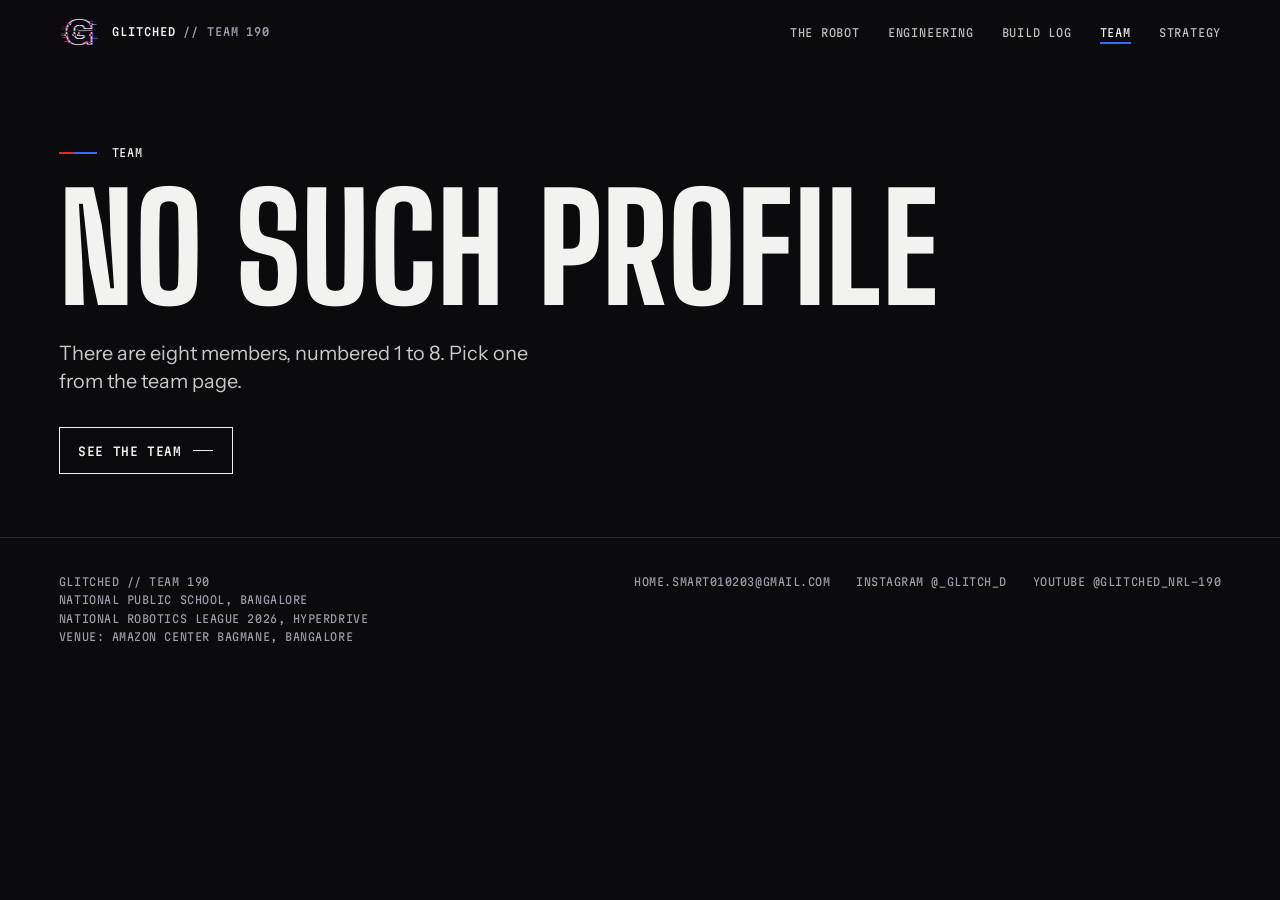
<file: member.html>
<!DOCTYPE html>
<html lang="en" class="no-js">
<head>
<meta charset="utf-8">
<meta name="viewport" content="width=device-width, initial-scale=1">
<title>Team member | GLITCHED // Team 190</title>
<meta name="description" content="A member of GLITCHED, Team 190.">
<meta name="theme-color" content="#0B0B0E">
<link rel="canonical" href="https://nrlglitched190.vercel.app/member.html">
<meta property="og:type" content="website">
<meta property="og:site_name" content="GLITCHED // Team 190">
<meta property="og:title" content="Team member | GLITCHED // Team 190">
<meta property="og:description" content="A member of GLITCHED, Team 190.">
<meta property="og:url" content="https://nrlglitched190.vercel.app/member.html">
<meta property="og:image" content="https://nrlglitched190.vercel.app/images/og.jpg">
<meta property="og:image:width" content="1200">
<meta property="og:image:height" content="630">
<meta name="twitter:card" content="summary_large_image">
<link rel="icon" href="images/logo.png">
<link rel="preload" href="fonts/BigShouldersDisplay.woff" as="font" type="font/woff" crossorigin>
<link rel="preload" href="fonts/InstrumentSans.woff" as="font" type="font/woff" crossorigin>
<link rel="stylesheet" href="css/site.css">
<script>(function(d){d.className="js";if(matchMedia("(min-width: 1001px) and (min-height: 640px)").matches&&!matchMedia("(prefers-reduced-motion: reduce)").matches)d.classList.add("pin")})(document.documentElement)</script>
</head>
<body>
<a class="skip" href="#main">Skip to content</a>
<div class="progress" aria-hidden="true"></div>
<!-- Navigation: keep this block identical on every page -->
<header class="nav">
  <a class="brand" href="index.html" aria-label="GLITCHED, Team 190. Home"><img src="images/logo.png" alt="" width="653" height="468"><span>Glitched <i>// Team 190</i></span></a>
  <button class="nav-toggle" type="button" aria-expanded="false" aria-controls="nav-links">Menu</button>
  <nav class="nav-links" id="nav-links" aria-label="Main"><a href="robot.html">The robot</a><a href="engineering.html">Engineering</a><a href="build-log.html">Build log</a><a href="team.html" aria-current="page">Team</a><a href="strategy.html">Strategy</a></nav>
</header>
<main id="main"><div id="member"></div>
<noscript><section class="ph"><div class="wrap"><h1 class="d2">Profiles need JavaScript</h1><p class="lede"><a class="inline" href="team.html">Back to the team</a></p></div></section></noscript>
</main>
<!-- Footer: keep this block identical on every page -->
<footer class="foot"><div class="foot-row">
  <p>Glitched // Team 190<br>National Public School, Bangalore<br>National Robotics League 2026, Hyperdrive<br>Venue: Amazon Center Bagmane, Bangalore</p>
  <nav aria-label="Elsewhere"><a href="mailto:home.smart010203@gmail.com">home.smart010203@gmail.com</a><a href="https://www.instagram.com/_glitch_d/" rel="noopener">Instagram @_glitch_d</a><a href="https://www.youtube.com/@Glitched_NRL-190" rel="noopener">YouTube @Glitched_NRL-190</a></nav>
</div></footer>
<script src="js/team.js"></script>
<script src="js/site.js"></script>
</body>
</html>
</file>
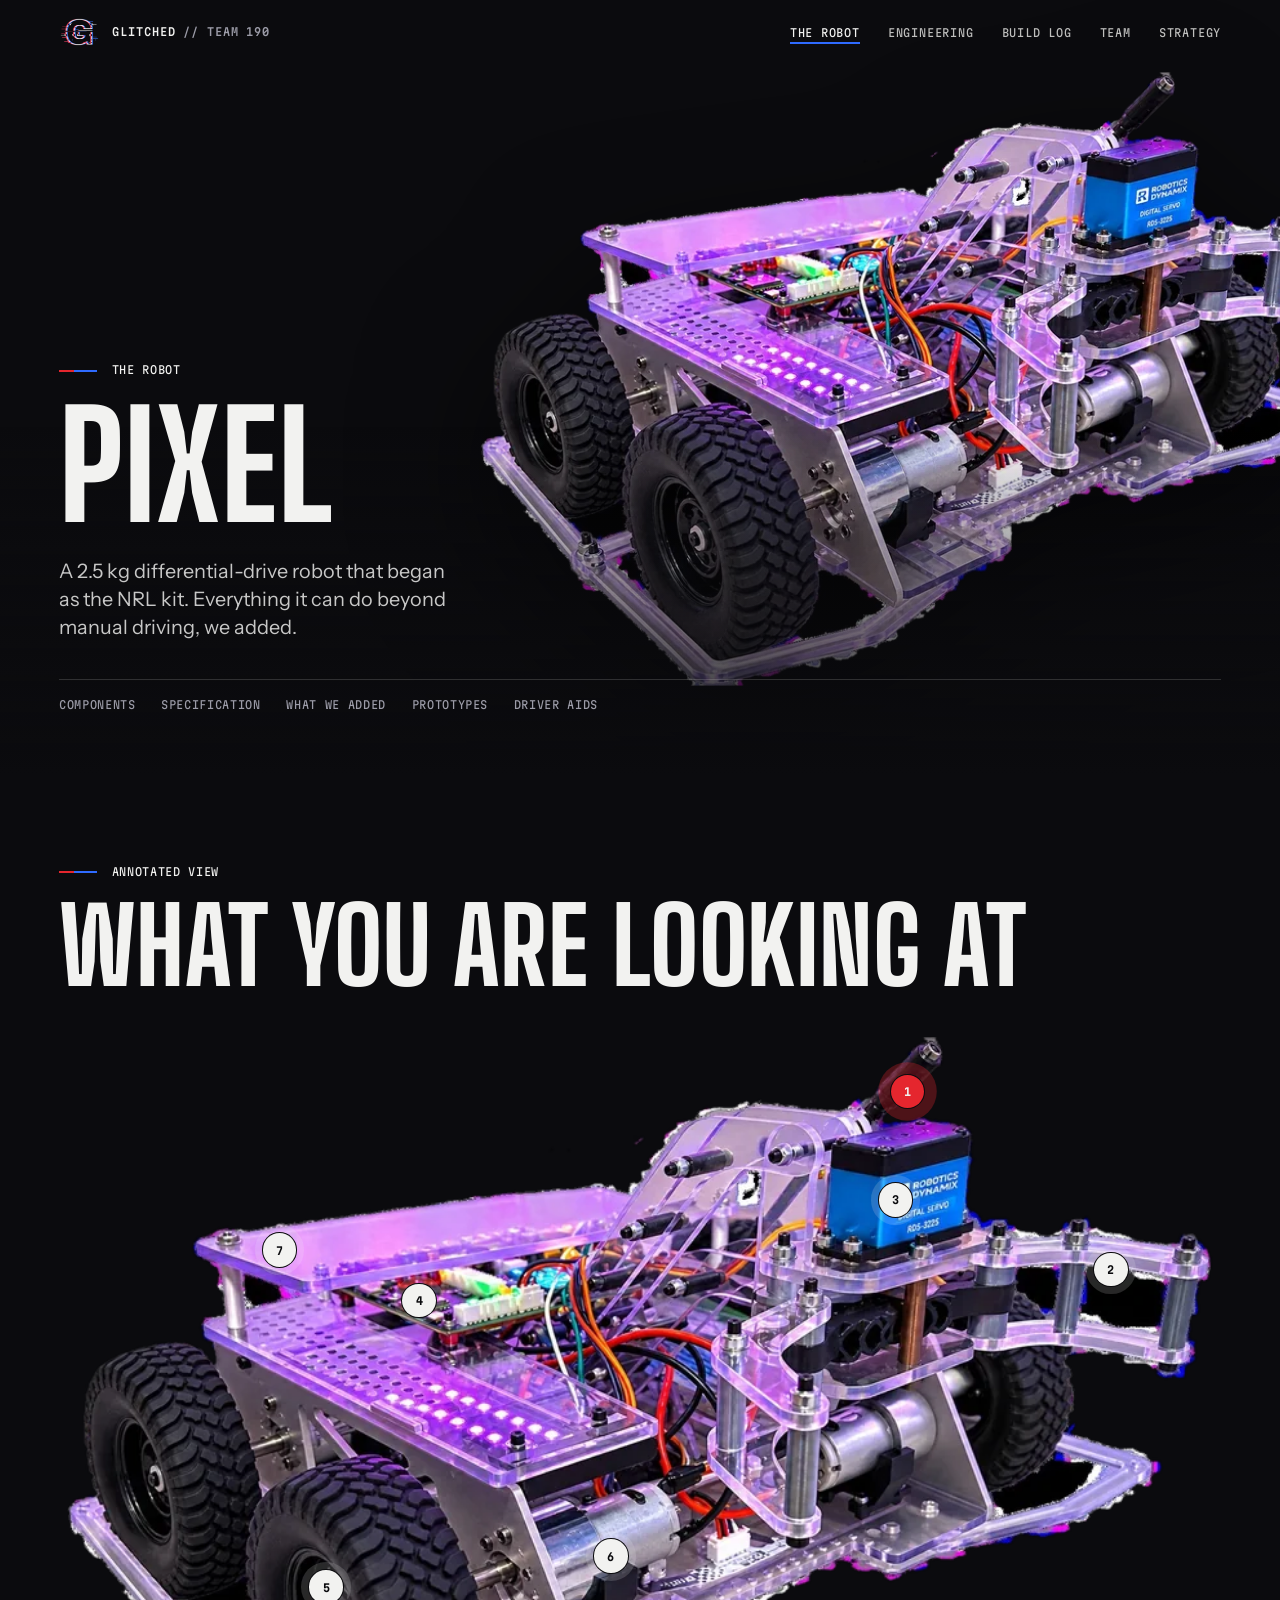
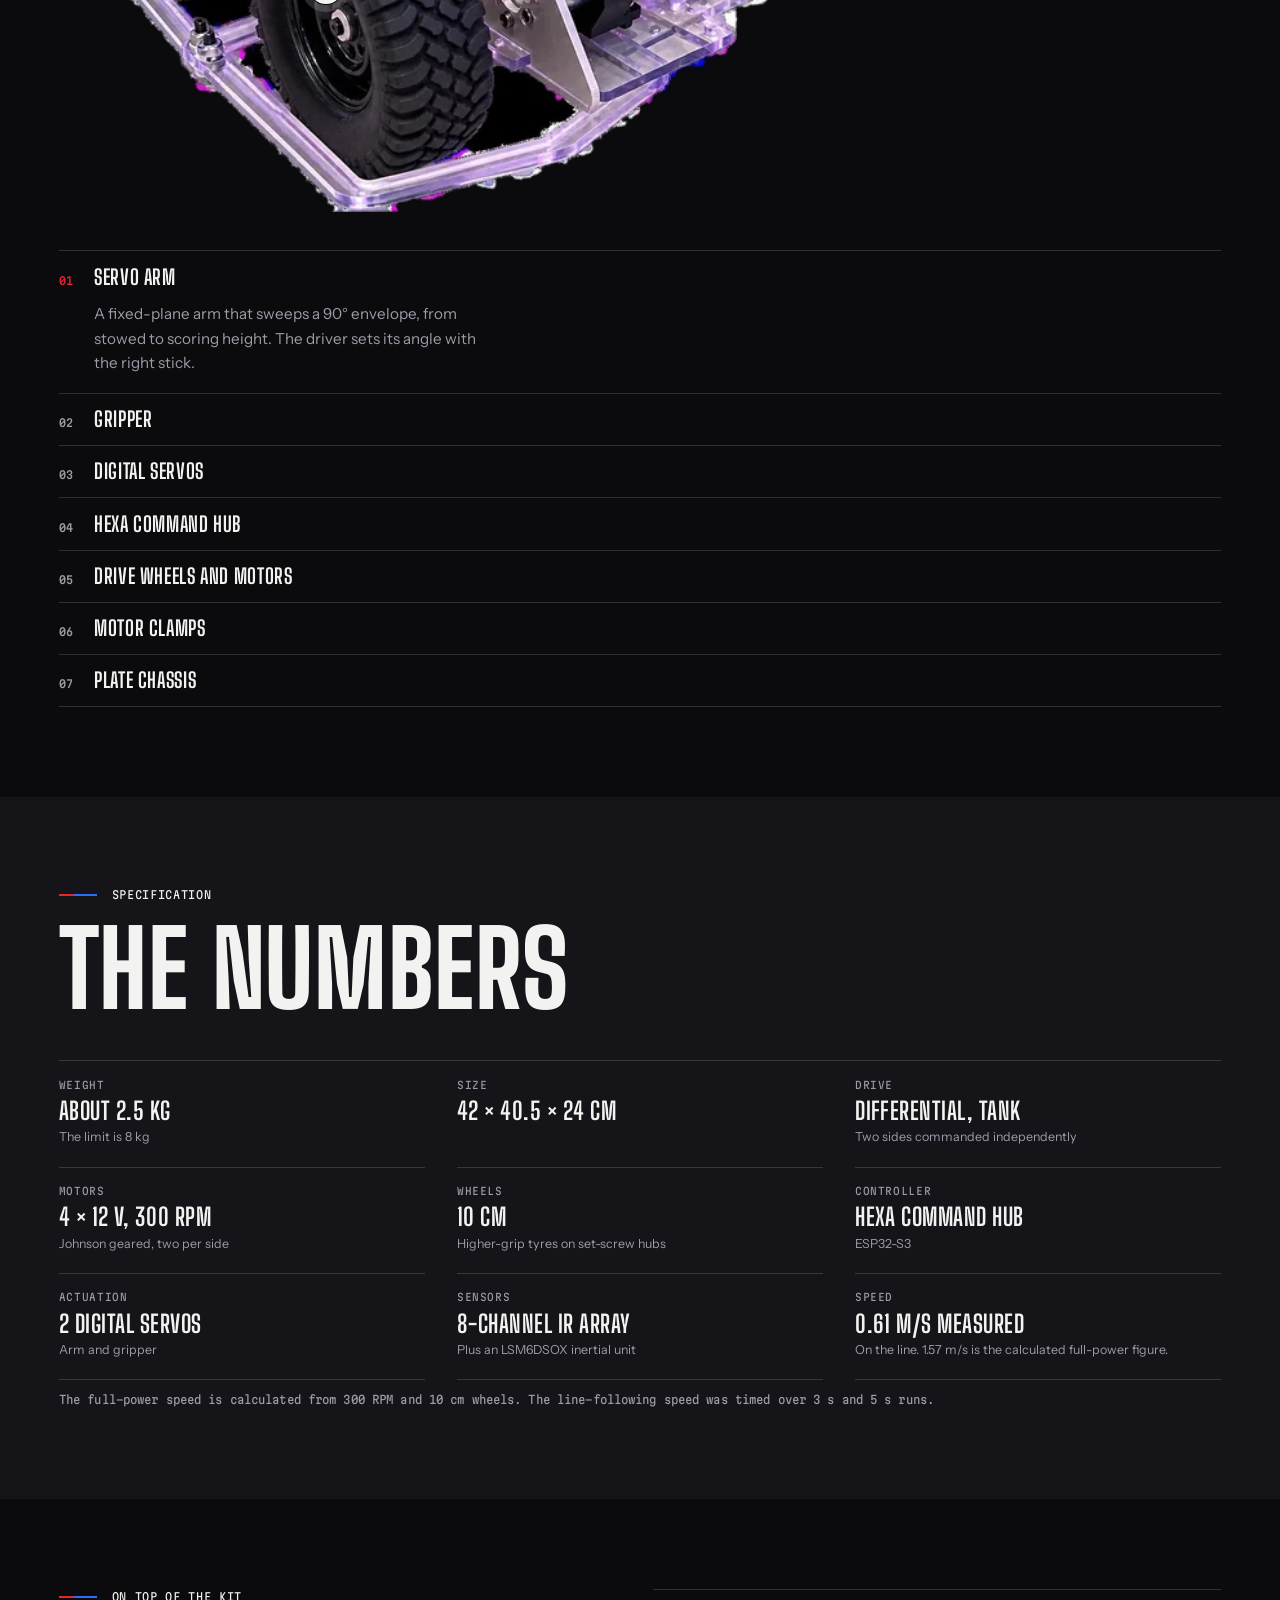
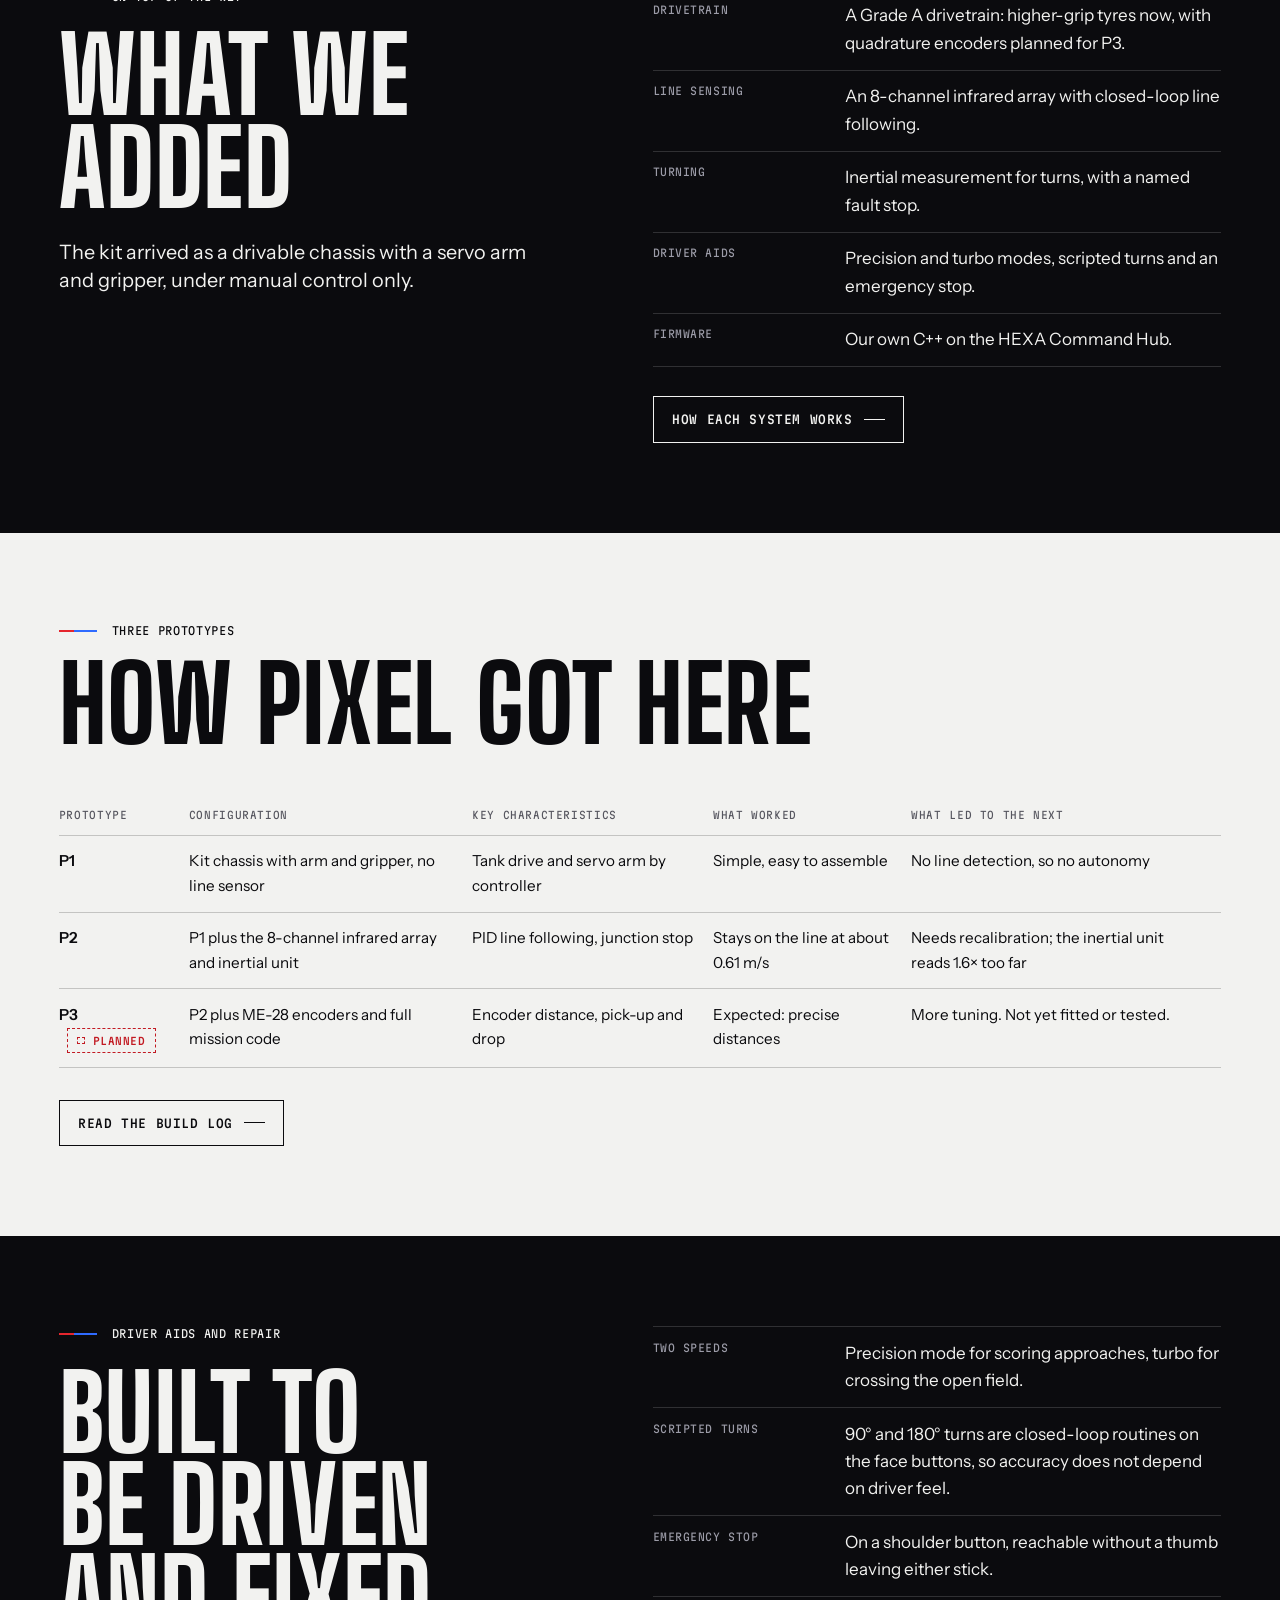
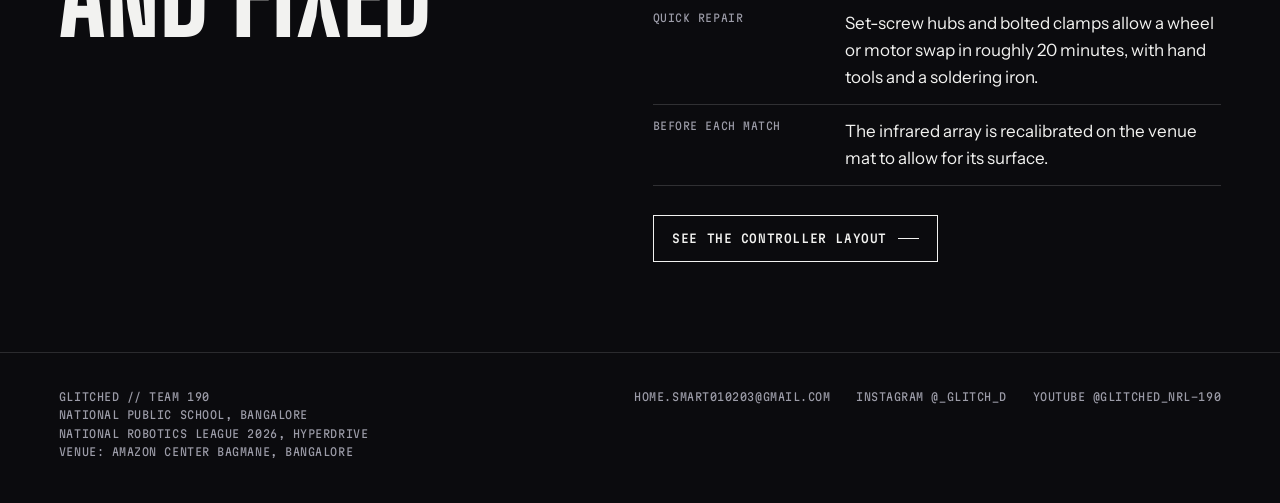
<file: robot.html>
<!DOCTYPE html>
<html lang="en" class="no-js">
<head>
<meta charset="utf-8">
<meta name="viewport" content="width=device-width, initial-scale=1">
<title>Pixel, the robot | GLITCHED // Team 190</title>
<meta name="description" content="Pixel is a 2.5 kg differential-drive robot with four 12 V geared motors, a servo arm and gripper, an 8-channel infrared line array and an ESP32-S3 controller.">
<meta name="theme-color" content="#0B0B0E">
<link rel="canonical" href="https://nrlglitched190.vercel.app/robot.html">
<meta property="og:type" content="website">
<meta property="og:site_name" content="GLITCHED // Team 190">
<meta property="og:title" content="Pixel, the robot | GLITCHED // Team 190">
<meta property="og:description" content="Pixel is a 2.5 kg differential-drive robot with four 12 V geared motors, a servo arm and gripper, an 8-channel infrared line array and an ESP32-S3 controller.">
<meta property="og:url" content="https://nrlglitched190.vercel.app/robot.html">
<meta property="og:image" content="https://nrlglitched190.vercel.app/images/og.jpg">
<meta property="og:image:width" content="1200">
<meta property="og:image:height" content="630">
<meta name="twitter:card" content="summary_large_image">
<link rel="icon" href="images/logo.png">
<link rel="preload" href="fonts/BigShouldersDisplay.woff" as="font" type="font/woff" crossorigin>
<link rel="preload" href="fonts/InstrumentSans.woff" as="font" type="font/woff" crossorigin>
<link rel="stylesheet" href="css/site.css">
<script>(function(d){d.className="js";if(matchMedia("(min-width: 1001px) and (min-height: 640px)").matches&&!matchMedia("(prefers-reduced-motion: reduce)").matches)d.classList.add("pin")})(document.documentElement)</script>
</head>
<body>
<a class="skip" href="#main">Skip to content</a>
<div class="progress" aria-hidden="true"></div>
<!-- Navigation: keep this block identical on every page -->
<header class="nav">
  <a class="brand" href="index.html" aria-label="GLITCHED, Team 190. Home"><img src="images/logo.png" alt="" width="653" height="468"><span>Glitched <i>// Team 190</i></span></a>
  <button class="nav-toggle" type="button" aria-expanded="false" aria-controls="nav-links">Menu</button>
  <nav class="nav-links" id="nav-links" aria-label="Main"><a href="robot.html" aria-current="page">The robot</a><a href="engineering.html">Engineering</a><a href="build-log.html">Build log</a><a href="team.html">Team</a><a href="strategy.html">Strategy</a></nav>
</header>
<main id="main">
<section class="ph ph-robot">
  <div class="hero-robot"><img src="images/pixel.webp" srcset="images/pixel-900.webp 900w, images/pixel.webp 1536w" sizes="(max-width:1000px) 112vw, 70vw" alt="Pixel, a four-wheeled robot built from clear acrylic plates, with a servo arm and gripper" width="1536" height="1024" fetchpriority="high"></div>
  <div class="wrap">
    <p class="tag">The robot</p>
    <h1 class="d1">Pixel</h1>
    <p class="lede">A 2.5 kg differential-drive robot that began as the NRL kit. Everything it can do beyond manual driving, we added.</p>
    <nav class="subnav" aria-label="On this page"><a href="#components">Components</a><a href="#spec">Specification</a><a href="#added">What we added</a><a href="#prototypes">Prototypes</a><a href="#driver">Driver aids</a></nav>
  </div>
</section>

<section class="sec" id="components"><div class="wrap">
  <div class="sec-head"><p class="tag">Annotated view</p><h2 class="d2">What you are looking at</h2></div>
  <div class="hs" data-hs>
      <div class="hs-stage"><img src="images/pixel.webp" srcset="images/pixel-900.webp 900w, images/pixel.webp 1536w" sizes="(max-width:1000px) 92vw, 58vw" alt="Pixel seen from the front left: four off-road tyres, clear acrylic plates, a blue servo and the arm above them" width="1536" height="1024" loading="lazy" decoding="async"><button class="hs-dot" type="button" style="--x:73%;--y:7%" data-k="1" aria-pressed="false" aria-label="Servo arm">1</button><button class="hs-dot" type="button" style="--x:90.5%;--y:30%" data-k="2" aria-pressed="false" aria-label="Gripper">2</button><button class="hs-dot" type="button" style="--x:72%;--y:21%" data-k="3" aria-pressed="false" aria-label="Digital servos">3</button><button class="hs-dot" type="button" style="--x:31%;--y:34%" data-k="4" aria-pressed="false" aria-label="HEXA Command Hub">4</button><button class="hs-dot" type="button" style="--x:23%;--y:71%" data-k="5" aria-pressed="false" aria-label="Drive wheels and motors">5</button><button class="hs-dot" type="button" style="--x:47.5%;--y:67%" data-k="6" aria-pressed="false" aria-label="Motor clamps">6</button><button class="hs-dot" type="button" style="--x:19%;--y:27.5%" data-k="7" aria-pressed="false" aria-label="Plate chassis">7</button></div>
      <ol class="hs-list"><li class="hs-item" data-hs-item data-k="1"><button type="button" aria-expanded="false"><span>01</span>Servo arm</button><p>A fixed-plane arm that sweeps a 90° envelope, from stowed to scoring height. The driver sets its angle with the right stick.</p></li><li class="hs-item" data-hs-item data-k="2"><button type="button" aria-expanded="false"><span>02</span>Gripper</button><p>Toggles between two commanded positions, open and clamped. Its profile is cut around the 95 mm CORE ring.</p></li><li class="hs-item" data-hs-item data-k="3"><button type="button" aria-expanded="false"><span>03</span>Digital servos</button><p>Two digital servos, a Robokits RKI-1248 (20 kg·cm) and a Robotics Dynamix RDS-3225, driven directly by the Hub.</p></li><li class="hs-item" data-hs-item data-k="4"><button type="button" aria-expanded="false"><span>04</span>HEXA Command Hub</button><p>An ESP32-S3 controller. It runs our C++ firmware and the link to the driver station.</p></li><li class="hs-item" data-hs-item data-k="5"><button type="button" aria-expanded="false"><span>05</span>Drive wheels and motors</button><p>Four Johnson geared motors, 12 V and 300 RPM, two per side, turn 10 cm higher-grip wheels on set-screw hubs.</p></li><li class="hs-item" data-hs-item data-k="6"><button type="button" aria-expanded="false"><span>06</span>Motor clamps</button><p>Bolted 3D-printed clamps pass the drive torque into the base plate, so a motor cannot twist in its mount under load.</p></li><li class="hs-item" data-hs-item data-k="7"><button type="button" aria-expanded="false"><span>07</span>Plate chassis</button><p>3 mm laser-cut acrylic plates on aluminium standoffs keep the frame light and the centre of mass low.</p></li></ol>
    </div>
</div></section>

<section class="sec t-carbon" id="spec"><div class="wrap">
  <div class="sec-head"><p class="tag">Specification</p><h2 class="d2">The numbers</h2></div>
  <dl class="spec">
      <div><dt>Weight</dt><dd>About 2.5 kg<small>The limit is 8 kg</small></dd></div>
      <div><dt>Size</dt><dd>42 × 40.5 × 24 cm</dd></div>
      <div><dt>Drive</dt><dd>Differential, tank<small>Two sides commanded independently</small></dd></div>
      <div><dt>Motors</dt><dd>4 × 12 V, 300 RPM<small>Johnson geared, two per side</small></dd></div>
      <div><dt>Wheels</dt><dd>10 cm<small>Higher-grip tyres on set-screw hubs</small></dd></div>
      <div><dt>Controller</dt><dd>HEXA Command Hub<small>ESP32-S3</small></dd></div>
      <div><dt>Actuation</dt><dd>2 digital servos<small>Arm and gripper</small></dd></div>
      <div><dt>Sensors</dt><dd>8-channel IR array<small>Plus an LSM6DSOX inertial unit</small></dd></div>
      <div><dt>Speed</dt><dd>0.61 m/s measured<small>On the line. 1.57 m/s is the calculated full-power figure.</small></dd></div>
    </dl>
  <p class="cap">The full-power speed is calculated from 300 RPM and 10 cm wheels. The line-following speed was timed over 3 s and 5 s runs.</p>
</div></section>

<section class="sec" id="added"><div class="wrap cols">
  <div class="c5 stack"><p class="tag">On top of the kit</p><h2 class="d2">What we added</h2>
    <p class="lede">The kit arrived as a drivable chassis with a servo arm and gripper, under manual control only.</p></div>
  <div class="c6 s7">
    <ul class="list-rule">
      <li><b>Drivetrain</b><span>A Grade A drivetrain: higher-grip tyres now, with quadrature encoders planned for P3.</span></li>
      <li><b>Line sensing</b><span>An 8-channel infrared array with closed-loop line following.</span></li>
      <li><b>Turning</b><span>Inertial measurement for turns, with a named fault stop.</span></li>
      <li><b>Driver aids</b><span>Precision and turbo modes, scripted turns and an emergency stop.</span></li>
      <li><b>Firmware</b><span>Our own C++ on the HEXA Command Hub.</span></li>
    </ul>
    <p style="margin-top:1.8rem"><a class="link" href="engineering.html">How each system works</a></p>
  </div>
</div></section>

<section class="sec t-paper" id="prototypes"><div class="wrap">
  <div class="sec-head"><p class="tag">Three prototypes</p><h2 class="d2">How Pixel got here</h2></div>
  <div class="tbl-scroll"><table class="tbl">
    <thead><tr><th scope="col">Prototype</th><th scope="col">Configuration</th><th scope="col">Key characteristics</th><th scope="col">What worked</th><th scope="col">What led to the next</th></tr></thead>
    <tbody>
      <tr><td>P1</td><td>Kit chassis with arm and gripper, no line sensor</td><td>Tank drive and servo arm by controller</td><td>Simple, easy to assemble</td><td>No line detection, so no autonomy</td></tr>
      <tr><td>P2</td><td>P1 plus the 8-channel infrared array and inertial unit</td><td>PID line following, junction stop</td><td>Stays on the line at about 0.61 m/s</td><td>Needs recalibration; the inertial unit reads 1.6× too far</td></tr>
      <tr><td>P3 <span class="st st-planned" style="margin-left:.5rem">Planned</span></td><td>P2 plus ME-28 encoders and full mission code</td><td>Encoder distance, pick-up and drop</td><td>Expected: precise distances</td><td>More tuning. Not yet fitted or tested.</td></tr>
    </tbody>
  </table></div>
  <p style="margin-top:2rem"><a class="link" href="build-log.html">Read the build log</a></p>
</div></section>

<section class="sec" id="driver"><div class="wrap cols">
  <div class="c5 stack"><p class="tag">Driver aids and repair</p><h2 class="d2">Built to be driven and fixed</h2></div>
  <div class="c6 s7">
    <ul class="list-rule">
      <li><b>Two speeds</b><span>Precision mode for scoring approaches, turbo for crossing the open field.</span></li>
      <li><b>Scripted turns</b><span>90° and 180° turns are closed-loop routines on the face buttons, so accuracy does not depend on driver feel.</span></li>
      <li><b>Emergency stop</b><span>On a shoulder button, reachable without a thumb leaving either stick.</span></li>
      <li><b>Quick repair</b><span>Set-screw hubs and bolted clamps allow a wheel or motor swap in roughly 20 minutes, with hand tools and a soldering iron.</span></li>
      <li><b>Before each match</b><span>The infrared array is recalibrated on the venue mat to allow for its surface.</span></li>
    </ul>
    <p style="margin-top:1.8rem"><a class="link" href="engineering.html#controls">See the controller layout</a></p>
  </div>
</div></section>
</main>
<!-- Footer: keep this block identical on every page -->
<footer class="foot"><div class="foot-row">
  <p>Glitched // Team 190<br>National Public School, Bangalore<br>National Robotics League 2026, Hyperdrive<br>Venue: Amazon Center Bagmane, Bangalore</p>
  <nav aria-label="Elsewhere"><a href="mailto:home.smart010203@gmail.com">home.smart010203@gmail.com</a><a href="https://www.instagram.com/_glitch_d/" rel="noopener">Instagram @_glitch_d</a><a href="https://www.youtube.com/@Glitched_NRL-190" rel="noopener">YouTube @Glitched_NRL-190</a></nav>
</div></footer>
<script src="js/site.js"></script>
</body>
</html>
</file>
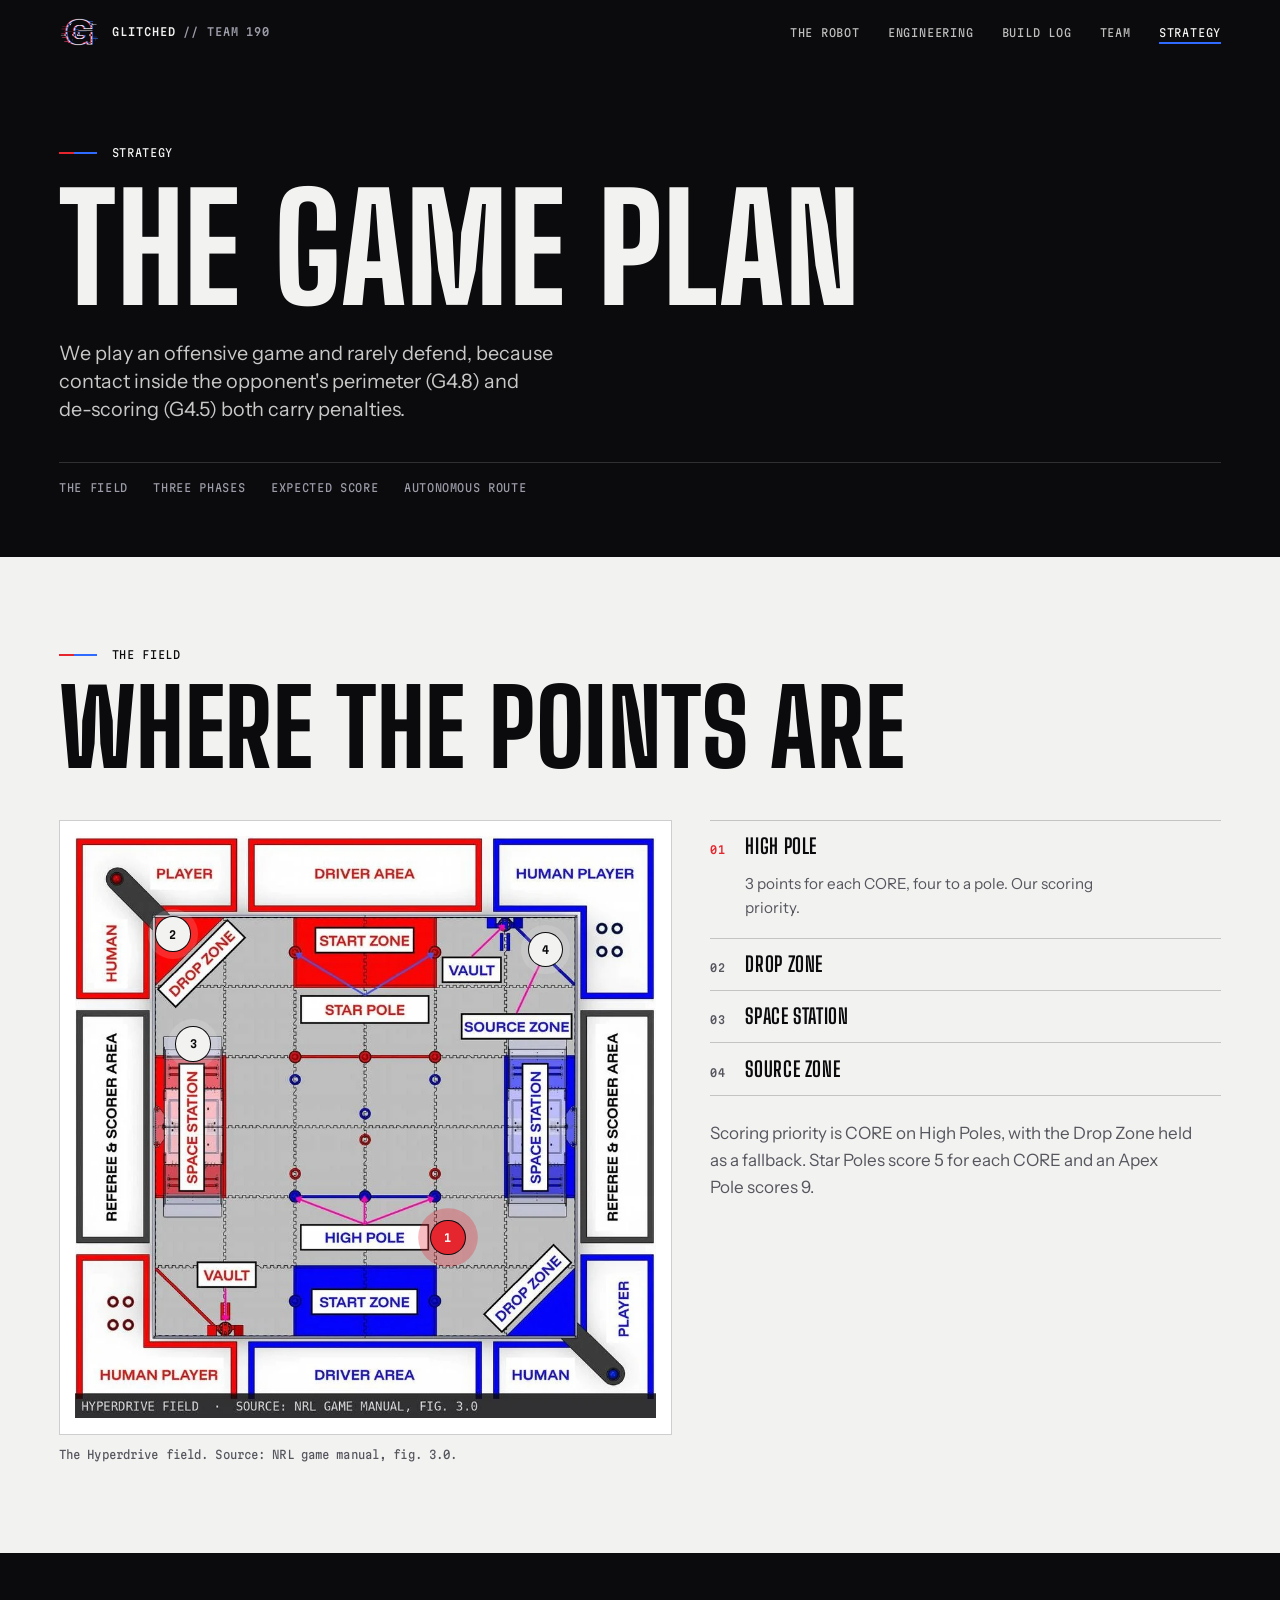
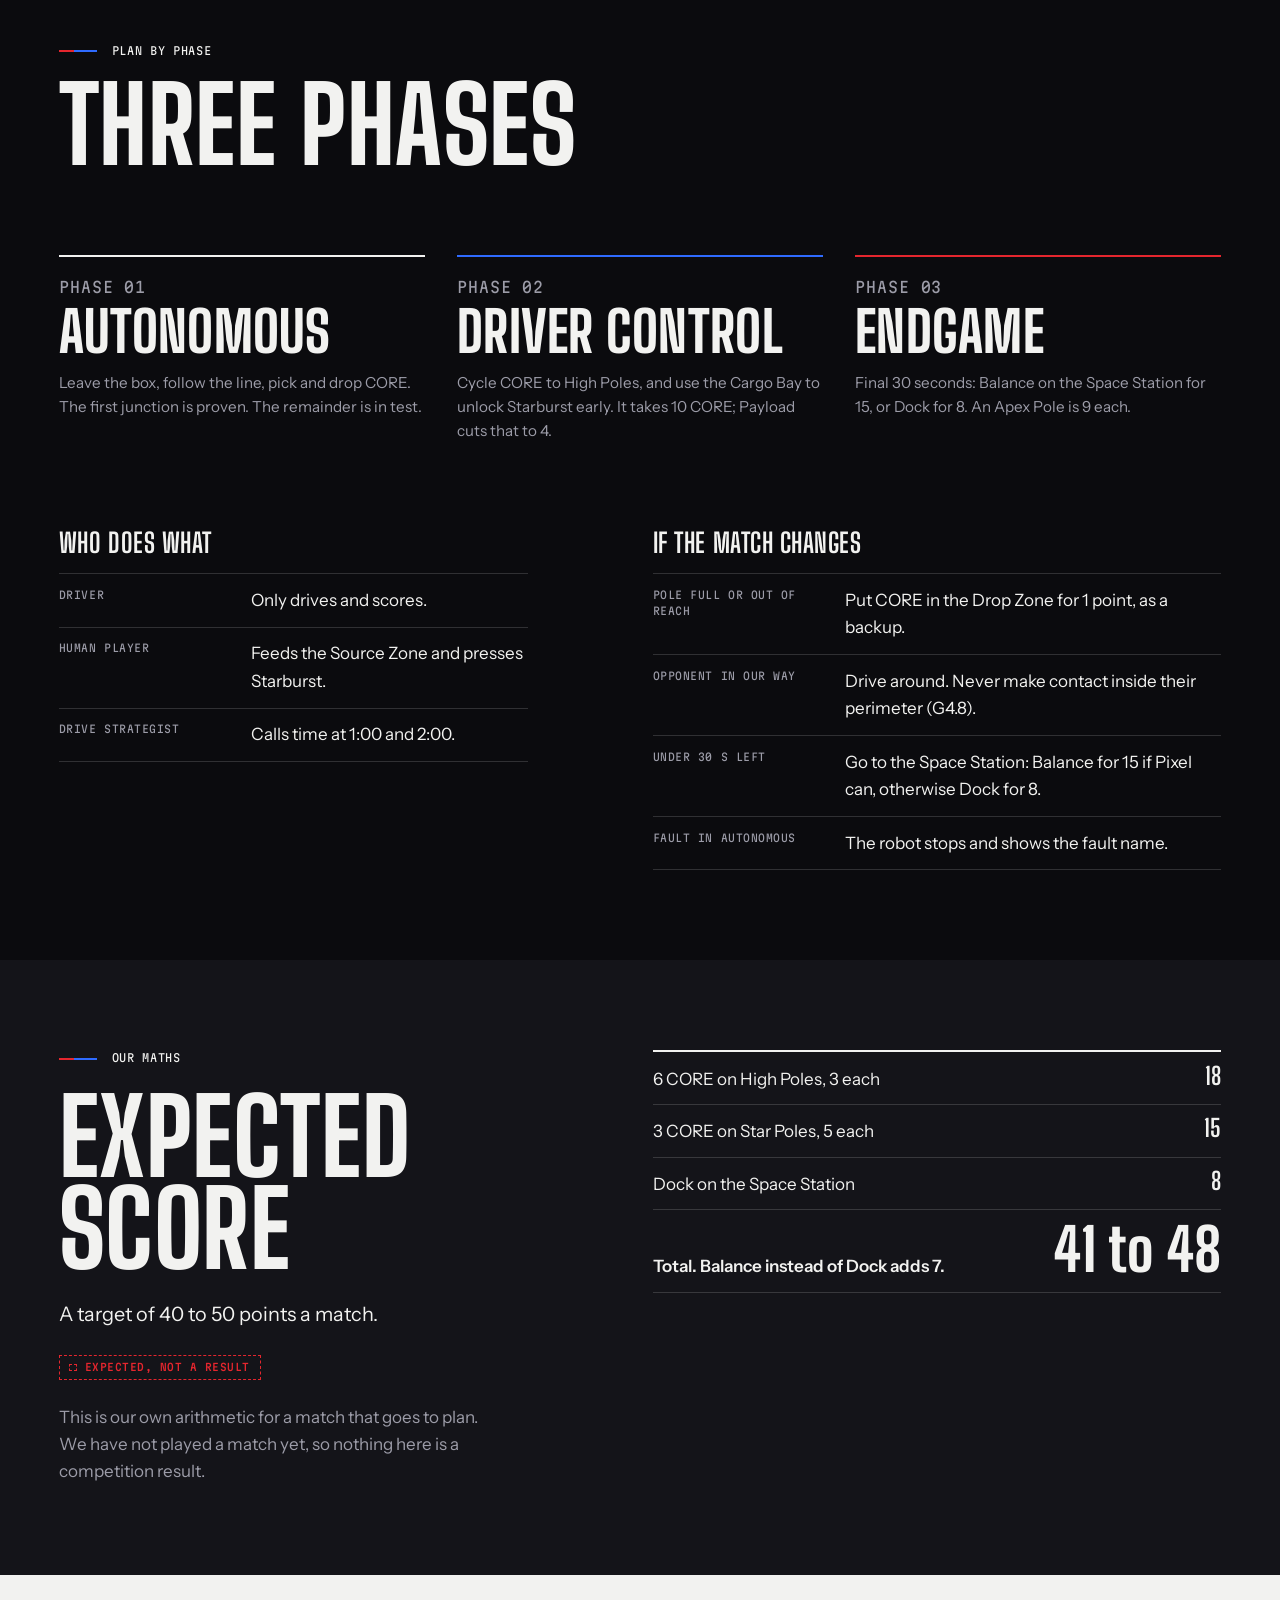
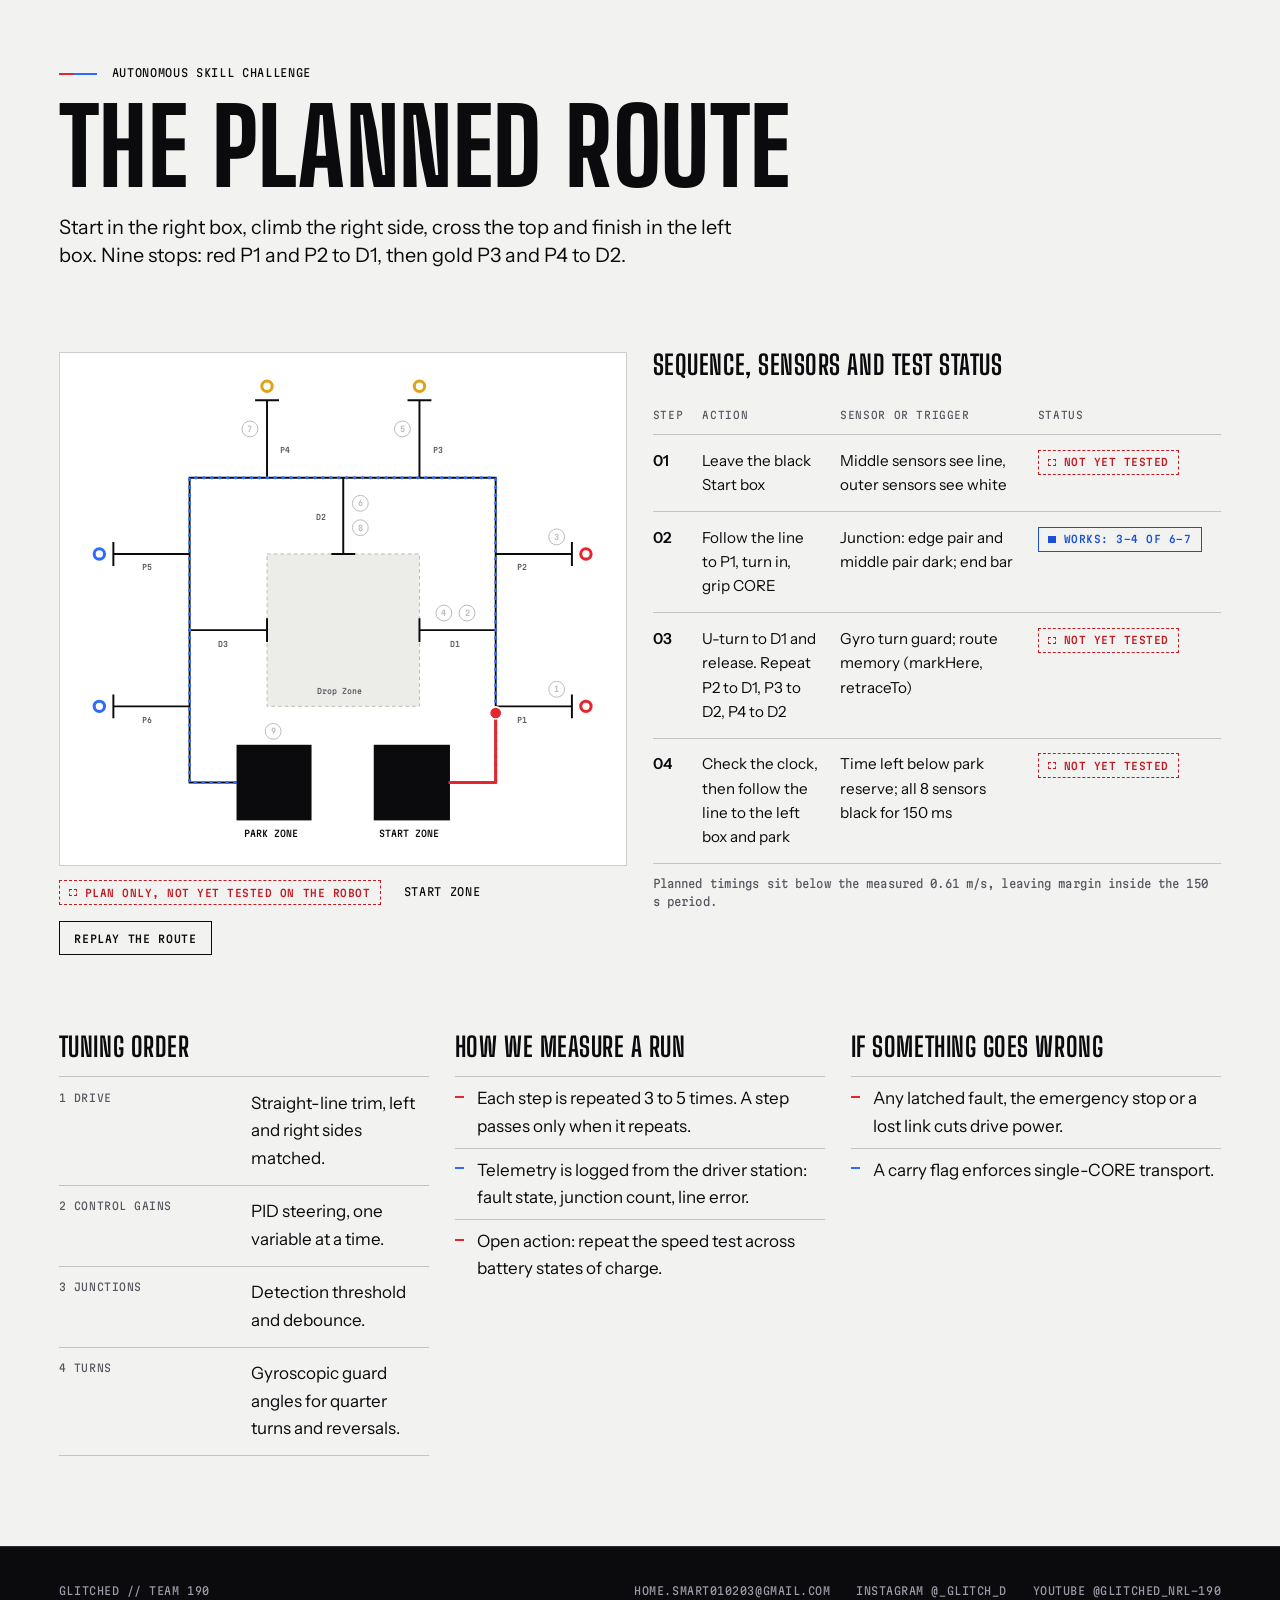
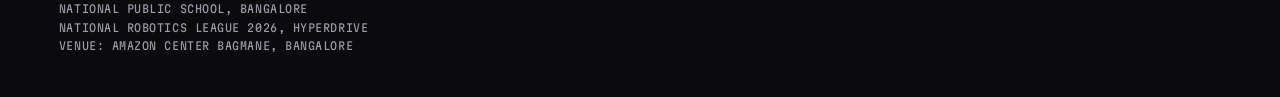
<file: strategy.html>
<!DOCTYPE html>
<html lang="en" class="no-js">
<head>
<meta charset="utf-8">
<meta name="viewport" content="width=device-width, initial-scale=1">
<title>Strategy | GLITCHED // Team 190</title>
<meta name="description" content="How GLITCHED plans to play NRL 2026 Hyperdrive: the autonomous route, driver-controlled scoring, the endgame and an expected score of 41 to 48 points.">
<meta name="theme-color" content="#0B0B0E">
<link rel="canonical" href="https://nrlglitched190.vercel.app/strategy.html">
<meta property="og:type" content="website">
<meta property="og:site_name" content="GLITCHED // Team 190">
<meta property="og:title" content="Strategy | GLITCHED // Team 190">
<meta property="og:description" content="How GLITCHED plans to play NRL 2026 Hyperdrive: the autonomous route, driver-controlled scoring, the endgame and an expected score of 41 to 48 points.">
<meta property="og:url" content="https://nrlglitched190.vercel.app/strategy.html">
<meta property="og:image" content="https://nrlglitched190.vercel.app/images/og.jpg">
<meta property="og:image:width" content="1200">
<meta property="og:image:height" content="630">
<meta name="twitter:card" content="summary_large_image">
<link rel="icon" href="images/logo.png">
<link rel="preload" href="fonts/BigShouldersDisplay.woff" as="font" type="font/woff" crossorigin>
<link rel="preload" href="fonts/InstrumentSans.woff" as="font" type="font/woff" crossorigin>
<link rel="stylesheet" href="css/site.css">
<script>(function(d){d.className="js";if(matchMedia("(min-width: 1001px) and (min-height: 640px)").matches&&!matchMedia("(prefers-reduced-motion: reduce)").matches)d.classList.add("pin")})(document.documentElement)</script>
</head>
<body>
<a class="skip" href="#main">Skip to content</a>
<div class="progress" aria-hidden="true"></div>
<!-- Navigation: keep this block identical on every page -->
<header class="nav">
  <a class="brand" href="index.html" aria-label="GLITCHED, Team 190. Home"><img src="images/logo.png" alt="" width="653" height="468"><span>Glitched <i>// Team 190</i></span></a>
  <button class="nav-toggle" type="button" aria-expanded="false" aria-controls="nav-links">Menu</button>
  <nav class="nav-links" id="nav-links" aria-label="Main"><a href="robot.html">The robot</a><a href="engineering.html">Engineering</a><a href="build-log.html">Build log</a><a href="team.html">Team</a><a href="strategy.html" aria-current="page">Strategy</a></nav>
</header>
<main id="main">
<section class="ph"><div class="wrap">
  <p class="tag">Strategy</p>
  <h1 class="d1">The game plan</h1>
  <p class="lede">We play an offensive game and rarely defend, because contact inside the opponent's perimeter (G4.8) and de-scoring (G4.5) both carry penalties.</p>
  <nav class="subnav" aria-label="On this page"><a href="#field">The field</a><a href="#phases">Three phases</a><a href="#score">Expected score</a><a href="#autonomous">Autonomous route</a></nav>
</div></section>

<section class="sec t-paper" id="field"><div class="wrap">
  <div class="sec-head"><p class="tag">The field</p><h2 class="d2">Where the points are</h2></div>
  <div class="hs hs-field" data-hs>
    <div><div class="hs-stage field"><img src="images/field.webp" alt="Top view of the Hyperdrive field, with start zones, drop zones, space stations, vaults, a source zone and rows of poles" width="915" height="918" loading="lazy" decoding="async"><button class="hs-dot" type="button" style="--x:63.5%;--y:68%" data-k="1" aria-pressed="false" aria-label="High Pole">1</button><button class="hs-dot" type="button" style="--x:18.5%;--y:18.5%" data-k="2" aria-pressed="false" aria-label="Drop Zone">2</button><button class="hs-dot" type="button" style="--x:21.8%;--y:36.4%" data-k="3" aria-pressed="false" aria-label="Space Station">3</button><button class="hs-dot" type="button" style="--x:79.5%;--y:21%" data-k="4" aria-pressed="false" aria-label="Source Zone">4</button></div><p class="cap">The Hyperdrive field. Source: NRL game manual, fig. 3.0.</p></div>
    <div><ol class="hs-list"><li class="hs-item" data-hs-item data-k="1"><button type="button" aria-expanded="false"><span>01</span>High Pole</button><p>3 points for each CORE, four to a pole. Our scoring priority.</p></li><li class="hs-item" data-hs-item data-k="2"><button type="button" aria-expanded="false"><span>02</span>Drop Zone</button><p>1 point for each CORE. Held as the fallback when a pole is full or out of reach.</p></li><li class="hs-item" data-hs-item data-k="3"><button type="button" aria-expanded="false"><span>03</span>Space Station</button><p>Final 30 seconds: Balance for 15 points, or Dock for 8.</p></li><li class="hs-item" data-hs-item data-k="4"><button type="button" aria-expanded="false"><span>04</span>Source Zone</button><p>Where the Human Player feeds CORE into play.</p></li></ol>
      <p class="mute" style="margin-top:1.5rem;max-width:44ch">Scoring priority is CORE on High Poles, with the Drop Zone held as a fallback. Star Poles score 5 for each CORE and an Apex Pole scores 9.</p></div>
  </div>
</div></section>

<section class="sec" id="phases"><div class="wrap cols">
  <div class="c12 sec-head"><p class="tag">Plan by phase</p><h2 class="d2">Three phases</h2></div>
  <ol class="phases c12">
    <li><p class="mono mute">Phase 01</p><h3 class="d3">Autonomous</h3><p>Leave the box, follow the line, pick and drop CORE. The first junction is proven. The remainder is in test.</p></li>
    <li><p class="mono mute">Phase 02</p><h3 class="d3">Driver control</h3><p>Cycle CORE to High Poles, and use the Cargo Bay to unlock Starburst early. It takes 10 CORE; Payload cuts that to 4.</p></li>
    <li><p class="mono mute">Phase 03</p><h3 class="d3">Endgame</h3><p>Final 30 seconds: Balance on the Space Station for 15, or Dock for 8. An Apex Pole is 9 each.</p></li>
  </ol>
  <div class="c5" style="margin-top:3rem"><h3 class="d4" style="margin-bottom:1rem">Who does what</h3>
    <ul class="list-rule">
      <li><b>Driver</b><span>Only drives and scores.</span></li>
      <li><b>Human Player</b><span>Feeds the Source Zone and presses Starburst.</span></li>
      <li><b>Drive Strategist</b><span>Calls time at 1:00 and 2:00.</span></li>
    </ul></div>
  <div class="c6 s7" style="margin-top:3rem"><h3 class="d4" style="margin-bottom:1rem">If the match changes</h3>
    <ul class="list-rule">
      <li><b>Pole full or out of reach</b><span>Put CORE in the Drop Zone for 1 point, as a backup.</span></li>
      <li><b>Opponent in our way</b><span>Drive around. Never make contact inside their perimeter (G4.8).</span></li>
      <li><b>Under 30 s left</b><span>Go to the Space Station: Balance for 15 if Pixel can, otherwise Dock for 8.</span></li>
      <li><b>Fault in autonomous</b><span>The robot stops and shows the fault name.</span></li>
    </ul></div>
</div></section>

<section class="sec t-carbon" id="score"><div class="wrap cols">
  <div class="c5 stack"><p class="tag">Our maths</p><h2 class="d2">Expected score</h2>
    <p class="lede">A target of 40 to 50 points a match.</p>
    <p><span class="st st-untested">Expected, not a result</span></p>
    <p class="mute" style="max-width:40ch">This is our own arithmetic for a match that goes to plan. We have not played a match yet, so nothing here is a competition result.</p></div>
  <div class="c6 s7">
    <dl class="sum">
      <div><dt>6 CORE on High Poles, 3 each</dt><dd>18</dd></div>
      <div><dt>3 CORE on Star Poles, 5 each</dt><dd>15</dd></div>
      <div><dt>Dock on the Space Station</dt><dd>8</dd></div>
      <div class="total"><dt>Total. Balance instead of Dock adds 7.</dt><dd>41 to 48</dd></div>
    </dl></div>
</div></section>

<section class="sec t-paper" id="autonomous"><div class="wrap cols">
  <div class="c12 sec-head"><p class="tag">Autonomous Skill Challenge</p><h2 class="d2">The planned route</h2>
    <p class="lede" style="max-width:52ch">Start in the right box, climb the right side, cross the top and finish in the left box. Nine stops: red P1 and P2 to D1, then gold P3 and P4 to D2.</p></div>
  <div class="c6"><div data-route>
      <div class="route">
        <svg viewBox="80 55 870 780" role="img" aria-labelledby="route-t route-d">
          <title id="route-t">Planned autonomous route</title>
          <desc id="route-d">The robot starts in the right-hand box, climbs the right side of the track to collect two red CORE and drop them at D1, crosses the top to collect two gold CORE and drop them at D2, then runs down the left side and parks in the left-hand box. Nine stops. This is a plan and has not yet been tested on the robot.</desc>
          <rect class="drop" x="390" y="355" width="250" height="250"/>
          <path class="trk" d="M340 730H263V230H765V730H690 M390 230V103 M372 103h36 M640 230V103 M622 103h36 M765 355H890 M890 337v36 M765 605H890 M890 587v36 M263 355H138 M138 337v36 M263 605H138 M138 587v36 M515 230V355 M497 355h36 M765 480H640 M640 462v36 M263 480H390 M390 462v36"/>
          <rect class="zone" x="340" y="668" width="123" height="124"/><rect class="zone" x="565" y="668" width="125" height="124"/>
          <circle cx="390" cy="80" r="8.5" fill="none" stroke="#E0A21A" stroke-width="5"/><circle cx="640" cy="80" r="8.5" fill="none" stroke="#E0A21A" stroke-width="5"/><circle cx="913" cy="355" r="8.5" fill="none" stroke="#E5262E" stroke-width="5"/><circle cx="913" cy="605" r="8.5" fill="none" stroke="#E5262E" stroke-width="5"/><circle cx="115" cy="355" r="8.5" fill="none" stroke="#2F6BFF" stroke-width="5"/><circle cx="115" cy="605" r="8.5" fill="none" stroke="#2F6BFF" stroke-width="5"/>
          <text class="lbl" x="412" y="190">P4</text><text class="lbl" x="662" y="190">P3</text><text class="lbl" x="800" y="382">P2</text><text class="lbl" x="800" y="632">P1</text>
          <text class="lbl" x="185" y="382">P5</text><text class="lbl" x="185" y="632">P6</text><text class="lbl" x="470" y="300">D2</text><text class="lbl" x="690" y="508">D1</text><text class="lbl" x="310" y="508">D3</text>
          <text class="lbl" x="472" y="585">Drop Zone</text><text x="352" y="820">PARK ZONE</text><text x="574" y="820">START ZONE</text>
          <path class="path" d="M690 730H765V230H263V730H340"/>
          <path class="path-live" d="M690 730H765V605H890H765V480H640H765V355H890H765V480H640H765V230H640V103V230H515V355V230H390V103V230H515V355V230H263V730H340"/>
          <g class="stop" data-x="890" data-y="605" data-label="P1, pick up a red CORE"><circle cx="865" cy="577" r="13"/><text x="865" y="577">1</text></g><g class="stop" data-x="640" data-y="480" data-label="D1, drop"><circle cx="718" cy="452" r="13"/><text x="718" y="452">2</text></g><g class="stop" data-x="890" data-y="355" data-label="P2, pick up a red CORE"><circle cx="865" cy="327" r="13"/><text x="865" y="327">3</text></g><g class="stop" data-x="640" data-y="480" data-label="D1, drop"><circle cx="680" cy="452" r="13"/><text x="680" y="452">4</text></g><g class="stop" data-x="640" data-y="103" data-label="P3, pick up a gold CORE"><circle cx="612" cy="150" r="13"/><text x="612" y="150">5</text></g><g class="stop" data-x="515" data-y="355" data-label="D2, drop"><circle cx="543" cy="272" r="13"/><text x="543" y="272">6</text></g><g class="stop" data-x="390" data-y="103" data-label="P4, pick up a gold CORE"><circle cx="362" cy="150" r="13"/><text x="362" y="150">7</text></g><g class="stop" data-x="515" data-y="355" data-label="D2, drop"><circle cx="543" cy="312" r="13"/><text x="543" y="312">8</text></g><g class="stop" data-x="340" data-y="730" data-label="Park zone"><circle cx="400" cy="646" r="13"/><text x="400" y="646">9</text></g>
          <circle class="bot" cx="690" cy="730" r="10"/>
        </svg>
      </div>
      <div class="route-bar"><p class="mono" aria-live="polite"><span class="st st-untested">Plan only, not yet tested on the robot</span> &nbsp; <span data-route-step>Start zone</span></p><button type="button" data-replay>Replay the route</button></div>
    </div></div>
  <div class="c6">
    <h3 class="d4" style="margin-bottom:1rem">Sequence, sensors and test status</h3>
    <div class="tbl-scroll"><table class="tbl">
      <thead><tr><th scope="col">Step</th><th scope="col">Action</th><th scope="col">Sensor or trigger</th><th scope="col">Status</th></tr></thead>
      <tbody>
        <tr><td>01</td><td>Leave the black Start box</td><td>Middle sensors see line, outer sensors see white</td><td><span class="st st-untested">Not yet tested</span></td></tr>
        <tr><td>02</td><td>Follow the line to P1, turn in, grip CORE</td><td>Junction: edge pair and middle pair dark; end bar</td><td><span class="st st-works">Works: 3–4 of 6–7</span></td></tr>
        <tr><td>03</td><td>U-turn to D1 and release. Repeat P2 to D1, P3 to D2, P4 to D2</td><td>Gyro turn guard; route memory (markHere, retraceTo)</td><td><span class="st st-untested">Not yet tested</span></td></tr>
        <tr><td>04</td><td>Check the clock, then follow the line to the left box and park</td><td>Time left below park reserve; all 8 sensors black for 150 ms</td><td><span class="st st-untested">Not yet tested</span></td></tr>
      </tbody>
    </table></div>
    <p class="cap">Planned timings sit below the measured 0.61 m/s, leaving margin inside the 150 s period.</p>
  </div>
  <div class="c4" style="margin-top:2.5rem"><h3 class="d4" style="margin-bottom:1rem">Tuning order</h3>
    <ol class="list-rule">
      <li><b>1 Drive</b><span>Straight-line trim, left and right sides matched.</span></li>
      <li><b>2 Control gains</b><span>PID steering, one variable at a time.</span></li>
      <li><b>3 Junctions</b><span>Detection threshold and debounce.</span></li>
      <li><b>4 Turns</b><span>Gyroscopic guard angles for quarter turns and reversals.</span></li>
    </ol></div>
  <div class="c4" style="margin-top:2.5rem"><h3 class="d4" style="margin-bottom:1rem">How we measure a run</h3>
    <ul class="ticks">
      <li>Each step is repeated 3 to 5 times. A step passes only when it repeats.</li>
      <li>Telemetry is logged from the driver station: fault state, junction count, line error.</li>
      <li>Open action: repeat the speed test across battery states of charge.</li>
    </ul></div>
  <div class="c4" style="margin-top:2.5rem"><h3 class="d4" style="margin-bottom:1rem">If something goes wrong</h3>
    <ul class="ticks">
      <li>Any latched fault, the emergency stop or a lost link cuts drive power.</li>
      <li>A carry flag enforces single-CORE transport.</li>
    </ul></div>
</div></section>
</main>
<!-- Footer: keep this block identical on every page -->
<footer class="foot"><div class="foot-row">
  <p>Glitched // Team 190<br>National Public School, Bangalore<br>National Robotics League 2026, Hyperdrive<br>Venue: Amazon Center Bagmane, Bangalore</p>
  <nav aria-label="Elsewhere"><a href="mailto:home.smart010203@gmail.com">home.smart010203@gmail.com</a><a href="https://www.instagram.com/_glitch_d/" rel="noopener">Instagram @_glitch_d</a><a href="https://www.youtube.com/@Glitched_NRL-190" rel="noopener">YouTube @Glitched_NRL-190</a></nav>
</div></footer>
<script src="js/site.js"></script>
</body>
</html>
</file>
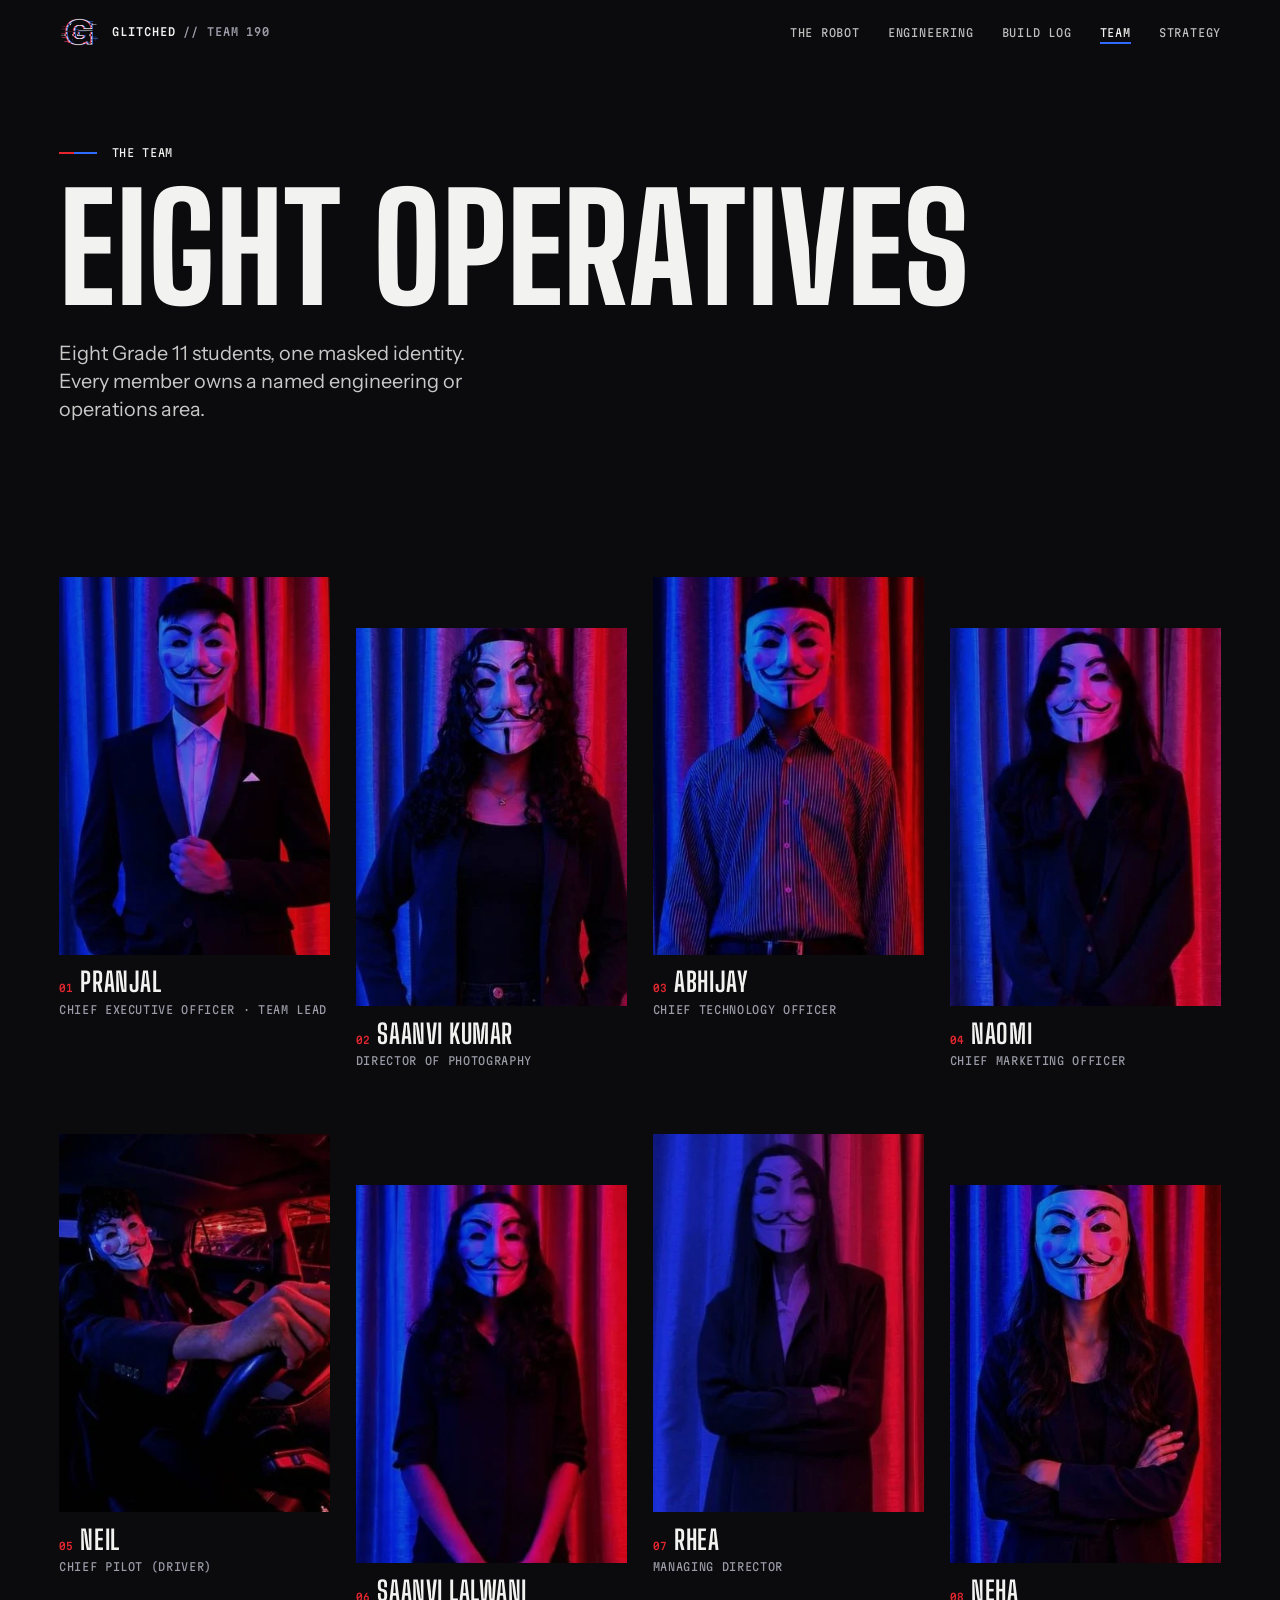
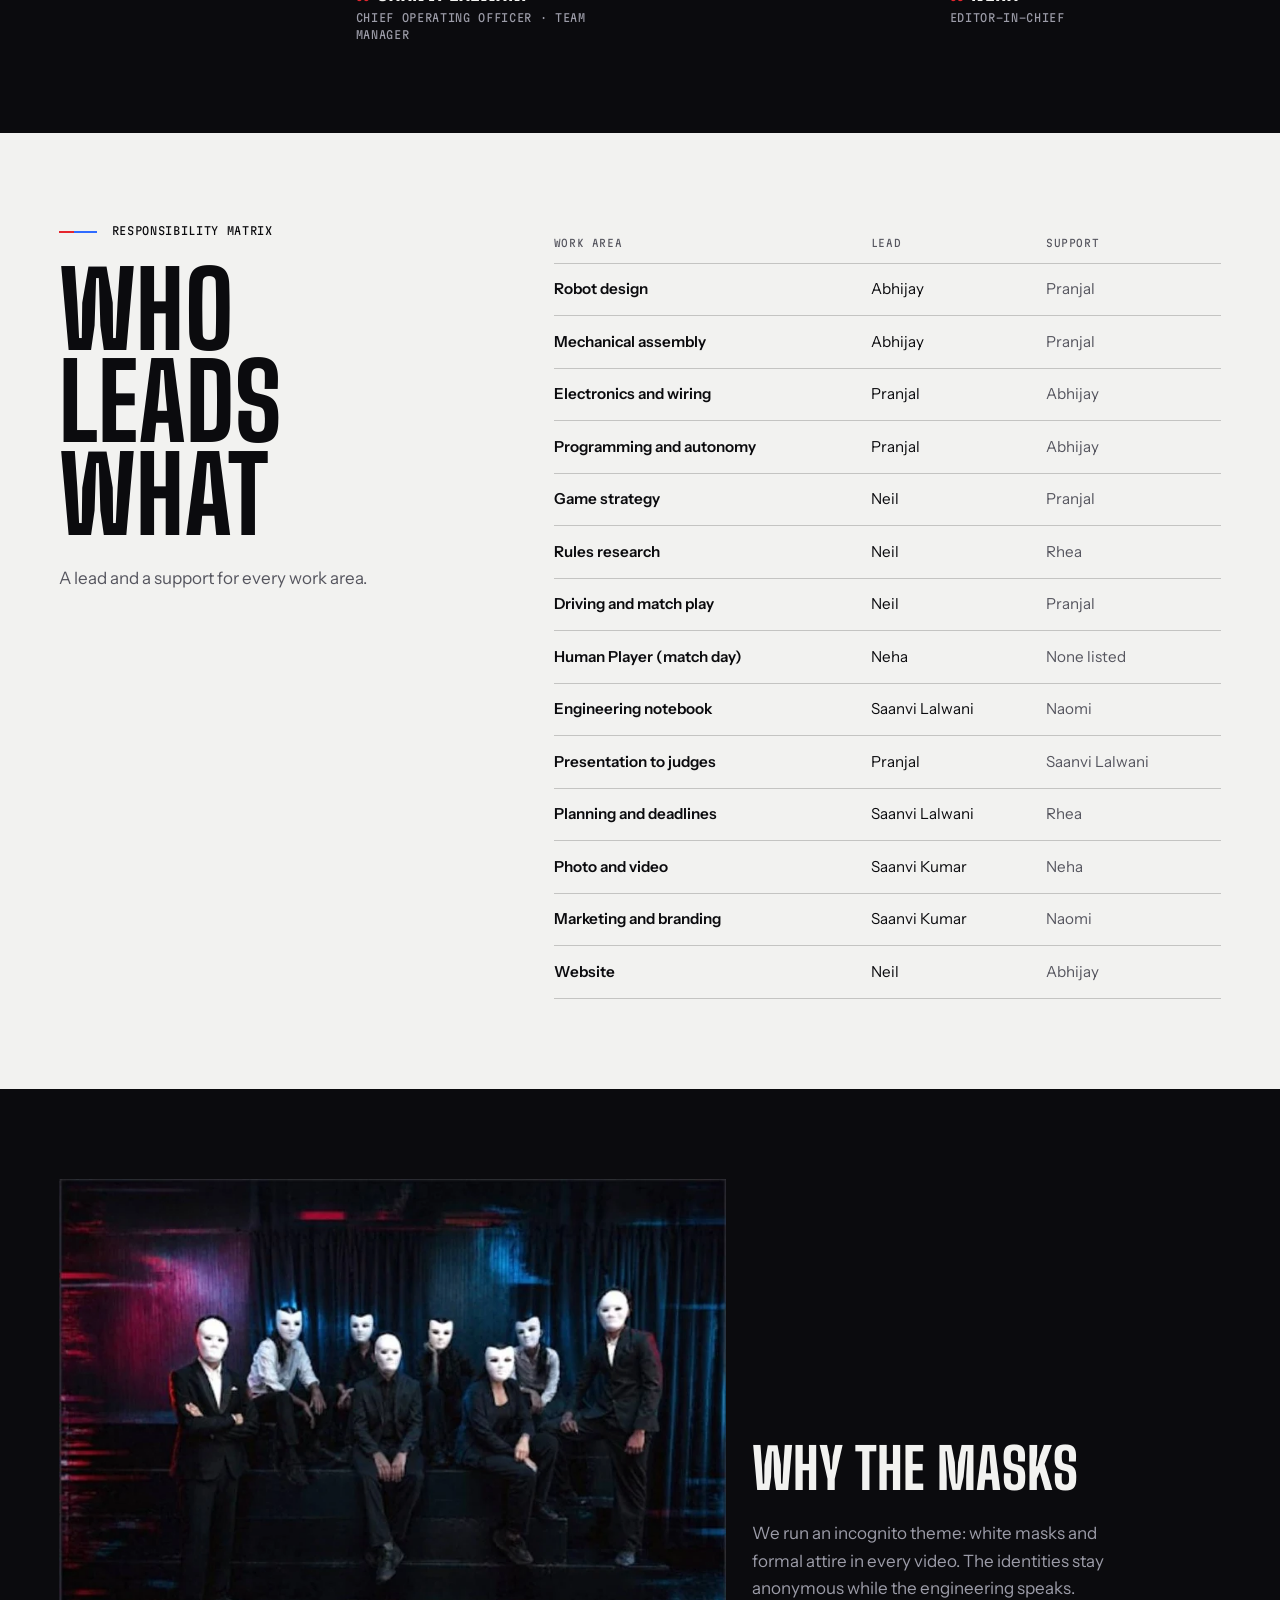
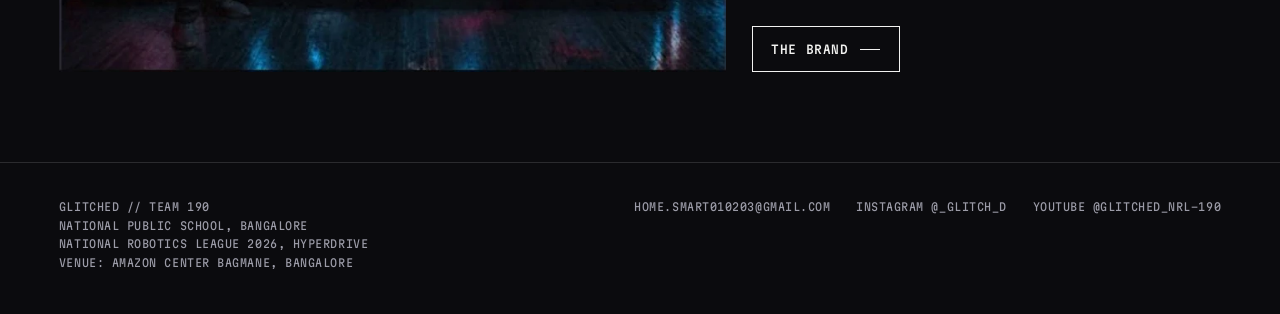
<file: team.html>
<!DOCTYPE html>
<html lang="en" class="no-js">
<head>
<meta charset="utf-8">
<meta name="viewport" content="width=device-width, initial-scale=1">
<title>The team | GLITCHED // Team 190</title>
<meta name="description" content="Eight Grade 11 students from National Public School, Bangalore, behind one masked identity. Who leads and who supports each part of GLITCHED.">
<meta name="theme-color" content="#0B0B0E">
<link rel="canonical" href="https://nrlglitched190.vercel.app/team.html">
<meta property="og:type" content="website">
<meta property="og:site_name" content="GLITCHED // Team 190">
<meta property="og:title" content="The team | GLITCHED // Team 190">
<meta property="og:description" content="Eight Grade 11 students from National Public School, Bangalore, behind one masked identity. Who leads and who supports each part of GLITCHED.">
<meta property="og:url" content="https://nrlglitched190.vercel.app/team.html">
<meta property="og:image" content="https://nrlglitched190.vercel.app/images/og.jpg">
<meta property="og:image:width" content="1200">
<meta property="og:image:height" content="630">
<meta name="twitter:card" content="summary_large_image">
<link rel="icon" href="images/logo.png">
<link rel="preload" href="fonts/BigShouldersDisplay.woff" as="font" type="font/woff" crossorigin>
<link rel="preload" href="fonts/InstrumentSans.woff" as="font" type="font/woff" crossorigin>
<link rel="stylesheet" href="css/site.css">
<script>(function(d){d.className="js";if(matchMedia("(min-width: 1001px) and (min-height: 640px)").matches&&!matchMedia("(prefers-reduced-motion: reduce)").matches)d.classList.add("pin")})(document.documentElement)</script>
</head>
<body>
<a class="skip" href="#main">Skip to content</a>
<div class="progress" aria-hidden="true"></div>
<!-- Navigation: keep this block identical on every page -->
<header class="nav">
  <a class="brand" href="index.html" aria-label="GLITCHED, Team 190. Home"><img src="images/logo.png" alt="" width="653" height="468"><span>Glitched <i>// Team 190</i></span></a>
  <button class="nav-toggle" type="button" aria-expanded="false" aria-controls="nav-links">Menu</button>
  <nav class="nav-links" id="nav-links" aria-label="Main"><a href="robot.html">The robot</a><a href="engineering.html">Engineering</a><a href="build-log.html">Build log</a><a href="team.html" aria-current="page">Team</a><a href="strategy.html">Strategy</a></nav>
</header>
<main id="main">
<section class="ph"><div class="wrap">
  <p class="tag">The team</p>
  <h1 class="d1">Eight operatives</h1>
  <p class="lede">Eight Grade 11 students, one masked identity. Every member owns a named engineering or operations area.</p>
</div></section>
<section class="sec"><div class="wrap">
  <ul class="roster" id="roster"></ul>
  <noscript><p class="mute">The roster needs JavaScript. The eight members are Pranjal, Saanvi Kumar, Abhijay, Naomi, Neil, Saanvi Lalwani, Rhea and Neha.</p></noscript>
</div></section>
<section class="sec t-paper"><div class="wrap cols">
  <div class="c4 stack"><p class="tag">Responsibility matrix</p><h2 class="d2">Who leads what</h2><p class="mute">A lead and a support for every work area.</p></div>
  <div class="c7 s2" style="grid-column-start:6"><div class="tbl-scroll"><table class="tbl">
    <thead><tr><th scope="col">Work area</th><th scope="col">Lead</th><th scope="col">Support</th></tr></thead>
    <tbody id="matrix"></tbody>
  </table></div></div>
</div></section>
<section class="sec"><div class="wrap cols">
  <figure class="c7 fig" data-wipe><div class="frame" style="aspect-ratio:800/592"><img src="images/team.webp" alt="The eight members of GLITCHED in white masks and dark formal wear under red and blue light" width="800" height="592" loading="lazy" decoding="async"></div></figure>
  <div class="c4 s9 stack" style="align-self:end"><h2 class="d3">Why the masks</h2><div class="body mute"><p>We run an incognito theme: white masks and formal attire in every video. The identities stay anonymous while the engineering speaks.</p></div><p><a class="link" href="index.html#brand">The brand</a></p></div>
</div></section>
</main>
<!-- Footer: keep this block identical on every page -->
<footer class="foot"><div class="foot-row">
  <p>Glitched // Team 190<br>National Public School, Bangalore<br>National Robotics League 2026, Hyperdrive<br>Venue: Amazon Center Bagmane, Bangalore</p>
  <nav aria-label="Elsewhere"><a href="mailto:home.smart010203@gmail.com">home.smart010203@gmail.com</a><a href="https://www.instagram.com/_glitch_d/" rel="noopener">Instagram @_glitch_d</a><a href="https://www.youtube.com/@Glitched_NRL-190" rel="noopener">YouTube @Glitched_NRL-190</a></nav>
</div></footer>
<script src="js/team.js"></script>
<script src="js/site.js"></script>
</body>
</html>
</file>
<file: css/site.css>
/* GLITCHED // TEAM 190 — one stylesheet for the whole site.
   Order: 1 tokens · 2 base · 3 type · 4 layout · 5 navigation · 6 components · 7 home chapters · 8 inner pages · 9 motion · 10 small screens */

/* ---------- 1. tokens ---------- */
@font-face{font-family:"Big Shoulders Display";src:url("../fonts/BigShouldersDisplay.woff") format("woff");font-weight:500 900;font-display:swap}
@font-face{font-family:"Instrument Sans";src:url("../fonts/InstrumentSans.woff") format("woff");font-weight:400 700;font-display:swap}
@font-face{font-family:"Martian Mono";src:url("../fonts/MartianMono.woff") format("woff");font-weight:300 600;font-display:swap}

:root{
  /* brand palette (engineering portfolio, p. 13) */
  --ink:#0B0B0E; --red:#E5262E; --blue:#2F6BFF; --paper:#F2F2F0;
  --carbon:#141419;
  /* theme slots: every chapter reads these, themes below swap them */
  --bg:var(--ink); --fg:var(--paper); --mute:#9c9ca8; --line:rgba(242,242,240,.16); --soft:rgba(242,242,240,.06);
  --display:"Big Shoulders Display","Arial Narrow","Helvetica Neue Condensed",Impact,sans-serif;
  --sans:"Instrument Sans",system-ui,-apple-system,"Segoe UI",sans-serif;
  --mono:"Martian Mono",ui-monospace,"SF Mono",Menlo,Consolas,monospace;
  --pad:clamp(1.25rem,4.6vw,4.75rem);
  --nav-h:4rem;
  --ease:cubic-bezier(.2,.7,.1,1);
}
.t-paper{--bg:var(--paper);--fg:var(--ink);--mute:#56565f;--line:rgba(11,11,14,.2);--soft:rgba(11,11,14,.05)}
.t-carbon{--bg:var(--carbon)}
.t-red{--bg:var(--red);--fg:var(--ink);--mute:rgba(11,11,14,.78);--line:rgba(11,11,14,.32);--soft:rgba(11,11,14,.08)}

/* ---------- 2. base ---------- */
*,*::before,*::after{box-sizing:border-box}
html{-webkit-text-size-adjust:100%;scroll-padding-top:var(--nav-h)}
body{margin:0;background:var(--ink);color:var(--paper);font:400 1.0625rem/1.6 var(--sans);-webkit-font-smoothing:antialiased;text-rendering:optimizeLegibility;overflow-x:clip}
img,svg{display:block;max-width:100%}
img{height:auto}
a{color:inherit}
button{font:inherit;color:inherit;background:none;border:0;padding:0;cursor:pointer}
h1,h2,h3,h4,p,ul,ol,dl,dd,figure,blockquote{margin:0}
ul,ol{padding:0;list-style:none}
table{border-collapse:collapse;width:100%}
:focus-visible{outline:2px solid var(--blue);outline-offset:3px}
.t-red :focus-visible{outline-color:var(--ink)}
::selection{background:var(--red);color:var(--paper)}
.vh{position:absolute;width:1px;height:1px;overflow:hidden;clip-path:inset(50%);white-space:nowrap}
.skip{position:fixed;left:1rem;top:-4rem;z-index:100;background:var(--paper);color:var(--ink);padding:.6rem 1rem;font:500 .8rem var(--mono)}
.skip:focus{top:1rem}

/* ---------- 3. type ---------- */
.d1,.d2,.d3,.d4{font-family:var(--display);font-weight:800;text-transform:uppercase;line-height:.88;letter-spacing:.005em;text-wrap:balance}
.d1{font-size:clamp(3.6rem,11.5vw,12rem)}
.d2{font-size:clamp(3rem,8.2vw,8.5rem)}
.d3{font-size:clamp(2.1rem,4.4vw,4.25rem);line-height:.94}
.d4{font-size:clamp(1.45rem,2.1vw,2rem);font-weight:700;line-height:1;letter-spacing:.02em}
.lede{font-size:clamp(1.15rem,1.55vw,1.5rem);line-height:1.42;max-width:38ch;text-wrap:pretty}
.body{max-width:60ch;text-wrap:pretty}
.body p+p{margin-top:1em}
.mute{color:var(--mute)}
.mono,.tag,.cap{font-family:var(--mono);font-size:.69rem;line-height:1.5;letter-spacing:.06em;text-transform:uppercase;font-weight:400}
.cap{color:var(--mute);margin-top:.7rem;text-transform:none;letter-spacing:.01em;font-size:.72rem}
.tag{display:flex;align-items:center;gap:.9rem;color:var(--fg)}
.tag::before{content:"";width:2.4rem;height:2px;background:linear-gradient(90deg,var(--red) 0 40%,var(--blue) 40%)}
.t-red .tag::before{background:var(--ink)}
.tag b{font-weight:500;color:var(--mute)}
.num{font-family:var(--display);font-weight:800;line-height:.82;letter-spacing:0;font-variant-numeric:tabular-nums}
.link{font:500 .74rem var(--mono);letter-spacing:.05em;text-transform:uppercase;text-decoration:none;display:inline-flex;align-items:center;gap:.7rem;padding:.95rem 1.15rem;border:1px solid var(--fg);transition:background .25s,color .25s}
.link::after{content:"";width:1.3rem;height:1px;background:currentColor;transition:width .25s var(--ease)}
.link:hover{background:var(--fg);color:var(--bg)}
.link:hover::after{width:2.1rem}
.inline{text-decoration:underline;text-decoration-thickness:1px;text-underline-offset:.22em}
.inline:hover{text-decoration-color:var(--red)}

/* ---------- 4. layout ---------- */
.ch{position:relative;background:var(--bg);color:var(--fg);padding:clamp(5.5rem,13vh,10rem) var(--pad)}
.wrap{max-width:92rem;margin-inline:auto}
.grid{display:grid;grid-template-columns:repeat(12,minmax(0,1fr));column-gap:clamp(1rem,2vw,2rem)}
.rule{height:2px;border:0;margin:0;background:linear-gradient(90deg,var(--red) 0 34%,var(--blue) 34%)}
.hair{height:1px;border:0;margin:0;background:var(--line)}
.stack>*+*{margin-top:var(--gap,1.5rem)}

/* ---------- 5. navigation ---------- */
.nav{position:fixed;inset:0 0 auto;z-index:50;height:var(--nav-h);display:flex;align-items:center;justify-content:space-between;padding:0 var(--pad);color:var(--paper);transition:background .3s,box-shadow .3s}
.nav.is-solid,.nav.is-open{background:rgba(11,11,14,.94);box-shadow:0 1px 0 rgba(242,242,240,.12)}
.brand{display:flex;align-items:center;gap:.75rem;text-decoration:none}
.brand img{width:2.6rem;height:auto}
.brand span{font:500 .69rem var(--mono);letter-spacing:.08em;text-transform:uppercase}
.brand i{font-style:normal;color:var(--mute)}
.nav-links{display:flex;gap:clamp(1rem,2.2vw,2.2rem)}
.nav-links a{font:400 .69rem var(--mono);letter-spacing:.07em;text-transform:uppercase;text-decoration:none;padding:.5rem 0;position:relative;color:rgba(242,242,240,.78);transition:color .2s}
.nav-links a::after{content:"";position:absolute;left:0;right:0;bottom:.15rem;height:2px;background:var(--red);transform:scaleX(0);transform-origin:left;transition:transform .3s var(--ease)}
.nav-links a:hover,.nav-links a[aria-current]{color:var(--paper)}
.nav-links a:hover::after,.nav-links a[aria-current]::after{transform:scaleX(1)}
.nav-links a[aria-current]::after{background:var(--blue)}
.nav-toggle{display:none;font:500 .69rem var(--mono);letter-spacing:.08em;text-transform:uppercase;padding:.7rem .2rem .7rem 1rem}
.progress{position:fixed;inset:0 0 auto;height:2px;z-index:60;pointer-events:none;background:linear-gradient(90deg,var(--red) 0 34%,var(--blue) 34%);transform:scaleX(var(--scroll,0));transform-origin:left}

/* chapter rail (home only) */
.rail{position:fixed;left:calc(var(--pad)*.32);top:50%;z-index:40;transform:translateY(-50%);mix-blend-mode:difference;color:#fff;display:none}
.rail a{display:flex;align-items:center;gap:.6rem;height:1.15rem;text-decoration:none;font:400 .6rem var(--mono);letter-spacing:.08em;text-transform:uppercase}
.rail a::before{content:"";width:.5rem;height:1px;background:currentColor;opacity:.45;transition:width .3s var(--ease),opacity .3s}
.rail a b{font-weight:500;opacity:0;transition:opacity .3s}
.rail a.is-on b,.rail a:hover b,.rail a:focus-visible b{opacity:1}
.rail a span{opacity:0;transform:translateX(-.3rem);transition:opacity .3s,transform .3s;white-space:nowrap}
.rail a.is-on::before{width:1.1rem;opacity:1}
.rail a:hover span,.rail a:focus-visible span{opacity:1;transform:none}
@media(min-width:1280px) and (min-height:640px){.rail{display:block}}

/* ---------- 6. components ---------- */
/* status: the notebook's own convention — solid means it works today, dashed means planned or untested */
.st{display:inline-flex;align-items:center;gap:.5rem;font:500 .64rem var(--mono);letter-spacing:.05em;text-transform:uppercase;padding:.34rem .6rem;border:1px solid currentColor;white-space:nowrap}
.st::before{content:"";width:.45rem;height:.45rem;background:currentColor}
.st-works{color:var(--blue)}
.t-paper .st-works{color:#1b4fd6}
.st-measured{color:var(--fg)}
.st-dev{border-style:dashed;color:var(--fg)}
.st-dev::before{background:none;border:1px solid currentColor}
.st-untested,.st-planned{border-style:dashed;color:var(--red)}
.t-paper .st-untested,.t-paper .st-planned{color:#c21a22}
.st-untested::before,.st-planned::before{background:none;border:1px dashed currentColor}

.spec{display:grid;grid-template-columns:repeat(3,minmax(0,1fr));column-gap:2rem;border-top:1px solid var(--line)}
.spec div{padding:1.1rem 1.2rem 1.3rem 0;border-bottom:1px solid var(--line)}
.spec dt{font:400 .64rem var(--mono);letter-spacing:.06em;text-transform:uppercase;color:var(--mute);margin-bottom:.45rem}
.spec dd{font:700 clamp(1.35rem,1.9vw,1.75rem)/1.05 var(--display);letter-spacing:.02em;text-transform:uppercase}
.spec dd small{display:block;font:400 .78rem/1.4 var(--sans);letter-spacing:0;text-transform:none;color:var(--mute);margin-top:.3rem}

.tbl th,.tbl td{text-align:left;vertical-align:top;padding:.85rem 1.2rem .85rem 0;border-bottom:1px solid var(--line);font-size:.95rem}
.tbl th{font:400 .64rem var(--mono);letter-spacing:.06em;text-transform:uppercase;color:var(--mute);white-space:nowrap}
.tbl td:first-child{font-weight:600}
.tbl-scroll{overflow-x:auto}

.fig{position:relative}
.fig img{width:100%}
.frame{position:relative;overflow:hidden;background:var(--carbon)}
.frame img{width:100%;height:100%;object-fit:cover}

.list-rule li{padding:.8rem 0;border-top:1px solid var(--line);display:grid;grid-template-columns:minmax(7rem,11rem) 1fr;gap:1rem}
.list-rule li:last-child{border-bottom:1px solid var(--line)}
.list-rule b{font:400 .66rem/1.6 var(--mono);letter-spacing:.05em;text-transform:uppercase;color:var(--mute)}
.ticks li{position:relative;padding:.5rem 0 .5rem 1.4rem;border-top:1px solid var(--line)}
.ticks li::before{content:"";position:absolute;left:0;top:1.15rem;width:.6rem;height:2px;background:var(--red)}
.ticks li:nth-child(even)::before{background:var(--blue)}

/* hotspots */
.hs{display:grid;gap:clamp(1.5rem,3vw,3rem)}
.hs-stage{position:relative}
.hs-stage img{width:100%}
.hs-dot{position:absolute;left:var(--x);top:var(--y);width:2.1rem;height:2.1rem;margin:-1.05rem 0 0 -1.05rem;border-radius:50%;display:grid;place-items:center;font:600 .68rem var(--mono);color:var(--ink);background:var(--paper);box-shadow:0 0 0 1px var(--ink),0 0 0 .5rem rgba(242,242,240,.16);transition:background .2s,color .2s,box-shadow .25s}
.hs-dot:hover{box-shadow:0 0 0 1px var(--ink),0 0 0 .8rem rgba(242,242,240,.22)}
.hs-dot[aria-pressed="true"]{background:var(--red);color:var(--paper);box-shadow:0 0 0 1px var(--ink),0 0 0 .8rem rgba(229,38,46,.3)}
.hs-list{counter-reset:hs}
.hs-item{border-top:1px solid var(--line)}
.hs-item:last-child{border-bottom:1px solid var(--line)}
.hs-item button{width:100%;text-align:left;display:grid;grid-template-columns:2.2rem 1fr;align-items:baseline;padding:.95rem 0;font:700 1.3rem/1 var(--display);letter-spacing:.03em;text-transform:uppercase}
.hs-item button span{font:500 .68rem var(--mono);color:var(--mute)}
.hs-item p{display:none;padding:0 0 1.1rem 2.2rem;color:var(--mute);font-size:.95rem;max-width:44ch}
.hs-item.is-on button{color:var(--fg)}
.hs-item.is-on button span{color:var(--red)}
.hs-item.is-on p{display:block}
.no-js .hs-item p{display:block}

/* zoomable diagram */
.zoom{position:relative;display:block;width:100%;cursor:zoom-in}
.zoom img{width:100%}
.zoom-hint{position:absolute;right:.8rem;bottom:.8rem;background:var(--ink);color:var(--paper);font:500 .64rem var(--mono);letter-spacing:.06em;text-transform:uppercase;padding:.5rem .7rem;border:1px solid rgba(242,242,240,.4)}
.viewer{width:100vw;height:100dvh;max-width:none;max-height:none;margin:0;padding:0;border:0;background:rgba(11,11,14,.97);color:var(--paper);overflow:hidden}
.viewer::backdrop{background:var(--ink)}
.viewer-canvas{position:absolute;inset:0;display:grid;place-items:center;cursor:grab;touch-action:none}
.viewer-canvas:active{cursor:grabbing}
.viewer-canvas img{max-width:92vw;max-height:84dvh;transform:translate(var(--tx,0px),var(--ty,0px)) scale(var(--z,1));transform-origin:center;user-select:none;-webkit-user-drag:none}
.viewer-bar{position:absolute;left:0;right:0;bottom:0;display:flex;justify-content:space-between;align-items:center;gap:1rem;padding:1rem var(--pad);background:linear-gradient(transparent,rgba(11,11,14,.9))}
.viewer-bar p{font:400 .68rem var(--mono);letter-spacing:.04em;color:#9c9ca8}
.viewer-tools{display:flex;gap:.4rem}
.viewer-tools button{min-width:2.6rem;height:2.6rem;padding:0 .8rem;border:1px solid rgba(242,242,240,.4);font:500 .72rem var(--mono);text-transform:uppercase;letter-spacing:.05em}
.viewer-tools button:hover{background:var(--paper);color:var(--ink)}

/* flowchart (autonomous OpMode, portfolio p. 8) */
.flow{display:grid;gap:0;max-width:26rem}
.flow li{position:relative;padding:.8rem 1rem;border:1px solid var(--line);font:400 .74rem/1.45 var(--mono);letter-spacing:.01em;margin-bottom:1.35rem}
.flow li::after{content:"";position:absolute;left:1.4rem;bottom:-1.35rem;width:1px;height:1.35rem;background:var(--line)}
.flow li:last-child{margin-bottom:0}
.flow li:last-child::after{display:none}
.flow .is-works{border:1px solid var(--blue);box-shadow:inset 3px 0 0 var(--blue)}
.flow .is-planned{border-style:dashed}
.flow .is-stop{border-color:var(--red);color:var(--fg)}
.flow small{display:block;margin-top:.3rem;font-size:.62rem;letter-spacing:.06em;text-transform:uppercase;color:var(--mute)}
.flow .is-works small{color:var(--blue)}

/* page header for inner pages */
.ph{padding:calc(var(--nav-h) + clamp(3rem,9vh,7rem)) var(--pad) clamp(3rem,7vh,5rem);background:var(--ink);position:relative;overflow:hidden}
.ph .d1{margin-top:1.4rem}
.ph .lede{margin-top:1.6rem;color:rgba(242,242,240,.82)}
.ph-row{display:flex;justify-content:space-between;align-items:flex-end;gap:2rem;flex-wrap:wrap}
.subnav{display:flex;flex-wrap:wrap;gap:.5rem 1.6rem;margin-top:2.4rem;padding-top:1.1rem;border-top:1px solid var(--line)}
.subnav a{font:400 .69rem var(--mono);letter-spacing:.06em;text-transform:uppercase;text-decoration:none;color:var(--mute)}
.subnav a:hover{color:var(--paper)}
.sec{padding:clamp(4rem,10vh,7.5rem) var(--pad);background:var(--bg);color:var(--fg);position:relative}
.sec-head{display:grid;gap:1.2rem;margin-bottom:clamp(2rem,5vh,3.5rem)}
.cols{display:grid;grid-template-columns:repeat(12,minmax(0,1fr));gap:clamp(1.5rem,3vw,3rem) clamp(1rem,2vw,2rem)}
.c3{grid-column-end:span 3}.c4{grid-column-end:span 4}.c5{grid-column-end:span 5}.c6{grid-column-end:span 6}.c7{grid-column-end:span 7}.c8{grid-column-end:span 8}.c9{grid-column-end:span 9}.c12{grid-column:1/-1}
.s2{grid-column-start:2}.s7{grid-column-start:7}.s8{grid-column-start:8}

/* footer */
.foot{background:var(--ink);color:var(--paper);padding:2.2rem var(--pad) 2.6rem;border-top:1px solid rgba(242,242,240,.14)}
.foot-row{display:flex;justify-content:space-between;gap:1.5rem 3rem;flex-wrap:wrap;align-items:baseline}
.foot p,.foot a{font:400 .68rem/1.7 var(--mono);letter-spacing:.05em;text-transform:uppercase;color:#9c9ca8;text-decoration:none}
.foot a:hover{color:var(--paper)}
.foot nav{display:flex;gap:.4rem 1.6rem;flex-wrap:wrap}

/* ---------- 7. home chapters ---------- */
/* 01 the signal */
.hero{position:relative;min-height:100svh;background:var(--ink);overflow:hidden;display:grid;grid-template-columns:minmax(0,1fr);grid-template-rows:auto 1fr auto;padding:calc(var(--nav-h) + 1.2rem) var(--pad) 2.2rem}
.hero-meta{display:flex;justify-content:space-between;gap:1rem;position:relative;z-index:3;color:#b9b9c2}
.hero-word{position:absolute;left:0;right:0;top:calc(var(--nav-h) + 6vh);z-index:1;text-align:center;font:900 25.6vw/.8 var(--display);letter-spacing:.012em;text-transform:uppercase;white-space:nowrap;color:var(--paper);user-select:none;opacity:calc(1 - var(--p,0)*1.2);transform:translateY(calc(var(--p,0)*-9vh))}
.hero-word::before,.hero-word::after{content:attr(data-text);position:absolute;inset:0;mix-blend-mode:screen;pointer-events:none}
.hero-word::before{color:var(--red);transform:translateX(calc((var(--g,3px) + var(--p,0)*34px)*-1))}
.hero-word::after{color:var(--blue);transform:translateX(calc(var(--g,3px) + var(--p,0)*34px))}
.hero-robot{position:absolute;z-index:2;left:63%;bottom:1vh;width:min(66vw,108vh);max-width:1400px;transform:translate(-50%,calc(var(--p,0)*-7vh)) scale(calc(1 + var(--p,0)*.07));transform-origin:50% 70%;pointer-events:none}
.hero-robot img{width:100%;filter:drop-shadow(0 3rem 4rem rgba(0,0,0,.6))}
.hero-floor{position:absolute;left:0;right:0;bottom:0;height:22vh;z-index:2;background:linear-gradient(transparent,var(--ink) 90%);pointer-events:none}
.hero-copy{position:relative;z-index:3;align-self:end;display:grid;grid-template-columns:minmax(0,1fr) auto;gap:2rem;align-items:end}
.hero h1{font:800 clamp(2.3rem,4.5vw,4.6rem)/.9 var(--display);text-transform:uppercase;letter-spacing:.008em}
.hero h1 span{display:block}
.hero-sub{margin-top:1.3rem;max-width:34ch;color:#c9c9d1;font-size:clamp(1rem,1.2vw,1.15rem);line-height:1.45}
.scroll-cue{display:flex;flex-direction:column;align-items:center;gap:.7rem;font:400 .62rem var(--mono);letter-spacing:.1em;text-transform:uppercase;color:#b9b9c2;text-decoration:none}
.scroll-cue::after{content:"";width:1px;height:3.2rem;background:linear-gradient(var(--paper),transparent);transform-origin:top;animation:cue 2.4s var(--ease) infinite}
@keyframes cue{0%{transform:scaleY(0)}55%{transform:scaleY(1)}100%{transform:scaleY(1);opacity:0}}

/* 02 eight minds */
.minds{padding-bottom:clamp(4rem,9vh,7rem);overflow:hidden}
.minds-photo{grid-column:1/9;grid-row:1/3;margin-left:calc(var(--pad)*-1);position:relative}
.minds-photo .frame{aspect-ratio:800/592;clip-path:inset(calc((1 - var(--p,1))*14%) calc((1 - var(--p,1))*10%) calc((1 - var(--p,1))*14%) 0)}
.minds-photo img{transform:scale(calc(1.14 - var(--p,1)*.14))}
.minds-title{grid-column:6/-1;grid-row:1;align-self:end;position:relative;z-index:2;mix-blend-mode:difference;color:#fff;padding-top:clamp(2rem,9vw,9rem);text-align:right}
.minds-copy{grid-column:9/-1;grid-row:2;padding:2.5rem 0 0 1rem}
.minds-facts{grid-column:1/-1;display:grid;grid-template-columns:repeat(3,1fr);margin-top:clamp(2.5rem,6vh,4.5rem);border-top:1px solid var(--line)}
.minds-facts div{padding:1.3rem 1.5rem 0 0}
.minds-facts .num{font-size:clamp(3.4rem,7vw,6.5rem)}
.minds-facts p:not(.num){margin-top:.5rem}

/* 03 the challenge */
.score{display:grid;grid-template-columns:repeat(3,1fr);border-top:2px solid var(--fg)}
.score div{padding:1rem 1rem 1.4rem 0;border-bottom:1px solid var(--line)}
.score .num{font-size:clamp(3.2rem,6.4vw,6.2rem);display:flex;align-items:baseline;gap:.45rem}
.score .num small{font:400 .64rem var(--mono);letter-spacing:.06em;text-transform:uppercase;color:var(--mute)}
.score p:not(.num){font-weight:600;margin-top:.35rem}
.score span{display:block;font-size:.86rem;color:var(--mute);font-weight:400;margin-top:.15rem}
.field{background:#fff;padding:clamp(.6rem,1.2vw,1rem);border:1px solid var(--line)}

/* 04 the starting point */
.ledger li{display:grid;grid-template-columns:3.2rem 1fr;gap:0 1rem;align-items:baseline;padding:1.5rem 0 1.4rem;border-top:1px solid var(--line)}
.ledger li:last-child{border-bottom:1px solid var(--line)}
.ledger i{font:400 .66rem var(--mono);font-style:normal;color:var(--red);letter-spacing:.06em}
.ledger h3{position:relative;display:inline-block;justify-self:start}
.ledger h3::after{content:"";position:absolute;left:0;right:0;bottom:-.14em;height:3px;background:var(--red);transform:scaleX(0);transform-origin:left;transition:transform .9s var(--ease) .25s}
.ledger li.is-in h3::after{transform:scaleX(1)}
.ledger p{grid-column:2;color:var(--mute);margin-top:.5rem;max-width:46ch}

/* 05 engineering the difference — stacked by default, pinned when html.pin is set (see js/home.js) */
.proto{padding:0;background:var(--carbon)}
.proto-in{padding:clamp(5rem,12vh,8rem) var(--pad)}
.proto-head{display:flex;justify-content:space-between;align-items:flex-end;gap:2rem;flex-wrap:wrap}
.proto-rail{display:grid;grid-template-columns:repeat(4,1fr);margin-top:2rem;border-top:1px solid var(--line);position:relative}
.proto-rail::before{content:"";position:absolute;left:0;top:-1px;height:2px;width:100%;background:linear-gradient(90deg,var(--red) 0 34%,var(--blue) 34%);transform:scaleX(var(--pin,1));transform-origin:left}
.proto-rail li{padding:.8rem 1rem 0 0;font:400 .64rem/1.5 var(--mono);letter-spacing:.05em;text-transform:uppercase;color:var(--mute);transition:color .3s}
.proto-rail b{display:block;font:700 1.05rem/1.1 var(--display);letter-spacing:.04em;color:inherit}
.proto-rail li.is-on{color:var(--fg)}
.proto-rail .is-planned b::after{content:" · planned";font:400 .6rem var(--mono);color:var(--red)}
.proto-stage{display:grid;grid-template-columns:repeat(12,minmax(0,1fr));column-gap:clamp(1rem,2vw,2rem);padding-top:clamp(3rem,7vh,5rem);align-items:start}
.proto-id{grid-column:1/4;font-size:clamp(7rem,17vw,17rem);color:transparent;-webkit-text-stroke:1.5px var(--fg);line-height:.78}
.proto-stage[data-planned] .proto-id{-webkit-text-stroke:1.5px var(--red);opacity:.9}
.proto-title{grid-column:1/4;margin-top:1.4rem}
.proto-title h3{margin-bottom:1rem}
.proto-config li{font:400 .68rem/1.5 var(--mono);letter-spacing:.03em;padding:.45rem 0;border-top:1px solid var(--line);color:var(--mute)}
.proto-figs{grid-column:4/8;grid-row:1/3;display:grid;gap:1rem;align-content:start}
.proto-figs .frame{aspect-ratio:4/3}
.proto-figs .frame.wide{aspect-ratio:16/6}
.proto-chain{grid-column:8/-1;grid-row:1/3}
.proto-chain div{display:grid;grid-template-columns:6.4rem 1fr;gap:.8rem;padding:.95rem 0 .95rem .9rem;border-top:1px solid var(--line);position:relative;transition:opacity .45s}
.proto-chain div::before{content:"";position:absolute;left:0;top:-1px;bottom:0;width:2px;background:var(--blue);transform:scaleY(0);transform-origin:top;transition:transform .5s var(--ease)}
.proto-chain dt{font:400 .64rem/1.7 var(--mono);letter-spacing:.06em;text-transform:uppercase;color:var(--mute)}
.proto-chain dd{font-size:.95rem;line-height:1.5}
.proto-stage[data-planned] .proto-chain div::before{background:var(--red)}
.proto-stage[data-planned] .proto-chain{outline:1px dashed rgba(229,38,46,.6);outline-offset:.75rem}

html.pin .proto{height:560vh}
html.pin .proto-in{position:sticky;top:0;height:100vh;padding-block:calc(var(--nav-h) + 1.2rem) 1.5rem;display:grid;grid-template-columns:minmax(0,1fr);grid-template-rows:auto 1fr;overflow:hidden}
html.pin .proto-head .d2{font-size:clamp(2rem,3.6vw,3.6rem)}
html.pin .proto-rail{margin-top:1.1rem}
html.pin .proto-stages{position:relative;min-height:0}
html.pin .proto-stage{position:absolute;inset:0;padding-top:clamp(1.4rem,4vh,3rem);opacity:0;visibility:hidden;transition:opacity .45s,visibility 0s .45s}
html.pin .proto-stage.is-on{opacity:1;visibility:visible;transition:opacity .45s .1s,visibility 0s}
html.pin .proto-id{font-size:clamp(6rem,min(15vw,26vh),15rem);transform:translateY(1.5rem);transition:transform .8s var(--ease)}
html.pin .proto-stage.is-on .proto-id{transform:none}
html.pin .proto-figs .frame{clip-path:inset(0 100% 0 0);transition:clip-path .9s var(--ease) .1s}
html.pin .proto-figs .frame:nth-child(2){transition-delay:.22s}
html.pin .proto-stage.is-on .proto-figs .frame{clip-path:inset(0)}
html.pin .proto-figs .frame{aspect-ratio:auto;height:min(38vh,22rem)}
html.pin .proto-figs .frame.wide{height:min(17vh,9rem)}
html.pin .proto-chain div{opacity:.2;padding-block:clamp(.5rem,1.5vh,.95rem)}
html.pin .proto-chain div.is-on{opacity:1}
html.pin .proto-chain div.is-on::before{transform:scaleY(1)}
html.pin .proto-chain dd{font-size:clamp(.82rem,1.05vw,.95rem)}

/* 06 meet pixel */
.pixel{overflow:hidden}
.pixel .hs{grid-template-columns:minmax(0,7.4fr) minmax(0,4fr);align-items:center;margin-top:clamp(2rem,5vh,4rem);position:relative}
.hs-field{grid-template-columns:minmax(0,6fr) minmax(0,5fr);align-items:start}

/* 07 under the hood — three panels; side by side and scroll-driven when html.pin */
.hood{padding:0}
.hood-in{padding:clamp(5rem,12vh,8rem) 0 0}
.hood-head{padding:0 var(--pad);display:flex;justify-content:space-between;align-items:flex-end;gap:2rem;flex-wrap:wrap}
.hood-count{display:flex;gap:1.6rem}
.hood-count li{font:400 .66rem var(--mono);letter-spacing:.06em;text-transform:uppercase;color:var(--mute);padding-bottom:.4rem;border-bottom:2px solid transparent;transition:color .3s,border-color .3s}
.hood-count li.is-on{color:var(--fg);border-color:var(--red)}
.hood-panel{padding:clamp(3rem,7vh,5rem) var(--pad);display:grid;grid-template-columns:repeat(12,minmax(0,1fr));gap:2rem clamp(1rem,2vw,2rem);align-items:start;background:var(--bg);color:var(--fg)}
.hood-panel>header{grid-column:1/5}
.hood-panel>header p{margin-top:1rem;color:var(--mute);max-width:36ch}
.hood-panel>header .link{margin-top:1.6rem}
.hood-media{grid-column:5/-1}
.hood-mech .hood-media{display:grid;grid-template-columns:1.25fr 1fr;gap:1rem}
.hood-mech .frame{aspect-ratio:4/3}
.hood-facts{grid-column:1/-1;display:grid;grid-template-columns:repeat(auto-fit,minmax(13rem,1fr));gap:0 2rem}
.hood-facts li{padding:.75rem 0;border-top:1px solid var(--line);font-size:.92rem}
.hood-facts b{display:block;font:400 .62rem var(--mono);letter-spacing:.06em;text-transform:uppercase;color:var(--mute);margin-bottom:.2rem}
.hood-soft .hood-media{display:grid;grid-template-columns:1fr 1fr;gap:2rem}
.stack-list li{display:flex;justify-content:space-between;gap:1rem;padding:.7rem 0;border-top:1px solid var(--line);font:400 .74rem var(--mono)}
.stack-list li span{color:var(--mute)}

html.pin .hood{height:330vh}
html.pin .hood-in{position:sticky;top:0;height:100vh;overflow:hidden;display:grid;grid-template-columns:minmax(0,1fr);grid-template-rows:auto 1fr;padding-top:calc(var(--nav-h) + 1.2rem)}
html.pin .hood-head .d2{font-size:clamp(2rem,3.6vw,3.6rem)}
html.pin .hood-track{display:flex;width:300vw;min-height:0;transform:translate3d(calc(var(--pin,0)*-200vw),0,0);will-change:transform}
html.pin .hood-panel{width:100vw;flex:none;padding-block:clamp(1.2rem,3.5vh,2.6rem) 1.2rem;align-content:start;overflow:hidden}
html.pin .hood-mech .frame{aspect-ratio:auto;height:min(40vh,24rem)}
html.pin .hood-elec .zoom img{max-height:52vh;object-fit:contain;object-position:left top}
html.pin .hood-facts li{font-size:.86rem;padding:.55rem 0}

/* 08 making it autonomous */
.route{background:#fff;border:1px solid var(--line);padding:clamp(.5rem,1.4vw,1.2rem)}
.route svg{width:100%;height:auto}
.route .trk{fill:none;stroke:#0B0B0E;stroke-width:3.2;stroke-linecap:square}
.route .zone{fill:#0B0B0E}
.route .drop{fill:#ecece8;stroke:#a9a9a4;stroke-width:1.2;stroke-dasharray:6 5}
.route .path{fill:none;stroke:#2F6BFF;stroke-width:5;stroke-linejoin:round;stroke-linecap:round;stroke-dasharray:1 12}
.route .path-live{fill:none;stroke:#E5262E;stroke-width:5;stroke-linejoin:round;stroke-linecap:round}
.route text{font:500 15px "Martian Mono",ui-monospace,monospace;fill:#0B0B0E}
.route .lbl{font-size:12.5px;fill:#56565f}
.route .stop circle{fill:#fff;stroke:#0B0B0E;stroke-width:1.6}
.route .stop text{font-size:13px;text-anchor:middle;dominant-baseline:central}
.route .stop{opacity:.28;transition:opacity .3s}
.route .stop.is-on{opacity:1}
.route .stop.is-on circle{fill:#0B0B0E}
.route .stop.is-on text{fill:#fff}
.route .bot{fill:#E5262E;stroke:#fff;stroke-width:2.5}
.route-bar{display:flex;justify-content:space-between;align-items:center;gap:1rem;margin-top:.9rem;flex-wrap:wrap}
.route-bar button{font:500 .66rem var(--mono);letter-spacing:.06em;text-transform:uppercase;padding:.6rem .9rem;border:1px solid var(--fg)}
.route-bar button:hover{background:var(--fg);color:var(--bg)}
.board{display:grid;grid-template-columns:repeat(2,1fr);gap:0 2rem}
.board section{padding:1.3rem 0 1.6rem;border-top:2px solid var(--fg)}
.board h3{margin-bottom:.9rem}
.board li{padding:.5rem 0;border-top:1px solid var(--line);font-size:.93rem}
.board section.is-dashed{border-top-style:dashed}

/* 09 the people */
.people{overflow:hidden}
.slats{display:flex;gap:.5rem;margin-top:clamp(2.5rem,6vh,4rem);height:clamp(24rem,62vh,36rem)}
.slat{position:relative;flex:1 1 0;min-width:0;overflow:hidden;text-decoration:none;color:var(--paper);background:var(--carbon);transition:flex-grow .6s var(--ease)}
.slat img{position:absolute;inset:0;width:100%;height:100%;object-fit:cover;object-position:50% 22%;filter:saturate(.9) brightness(.82);transition:filter .5s,transform .8s var(--ease)}
.slat::after{content:"";position:absolute;inset:0;background:linear-gradient(transparent 45%,rgba(11,11,14,.92))}
.slat-n{position:absolute;left:.8rem;top:.7rem;z-index:2;font:500 .64rem var(--mono);letter-spacing:.06em}
.slat-t{position:absolute;left:.9rem;right:.9rem;bottom:.9rem;z-index:2}
.slat-t h3{font:800 clamp(1.1rem,1.7vw,1.7rem)/.95 var(--display);text-transform:uppercase;letter-spacing:.03em}
.slat-t p{font:400 .62rem/1.5 var(--mono);letter-spacing:.04em;text-transform:uppercase;color:#c9c9d1;margin-top:.45rem;max-height:0;opacity:0;overflow:hidden;transition:max-height .5s var(--ease),opacity .4s}
.slat:hover,.slat:focus-visible,.slat.is-on{flex-grow:2.6}
.slat:hover img,.slat:focus-visible img,.slat.is-on img{filter:none;transform:scale(1.03)}
.slat:hover p,.slat:focus-visible p,.slat.is-on p{max-height:5rem;opacity:1}
.people-foot{display:flex;justify-content:space-between;align-items:flex-start;gap:2rem;flex-wrap:wrap;margin-top:2rem}

/* 10 strategy */
.phases{display:grid;grid-template-columns:repeat(3,1fr);gap:0 2rem;counter-reset:ph}
.phases li{padding:1.2rem 0 0;border-top:2px solid var(--fg)}
.phases li:nth-child(2){border-color:var(--blue)}
.phases li:nth-child(3){border-color:var(--red)}
.phases h3{margin:.5rem 0 .7rem}
.phases p{color:var(--mute);font-size:.95rem}
.sum{border-top:2px solid var(--fg)}
.sum div{display:flex;justify-content:space-between;gap:1rem;align-items:baseline;padding:.7rem 0;border-bottom:1px solid var(--line)}
.sum dd{font:700 1.5rem/1 var(--display)}
.sum .total dt{font-weight:600}
.sum .total dd{font-size:clamp(2.6rem,4.6vw,4.4rem);font-weight:800}

/* 11 the glitch continues */
.brandch .num{font-size:clamp(4.5rem,11vw,11rem)}
.stats{display:grid;grid-template-columns:repeat(3,auto);justify-content:start;gap:1rem clamp(2rem,5vw,5rem)}
.stats p:not(.num){font:500 .68rem var(--mono);letter-spacing:.06em;text-transform:uppercase;margin-top:.4rem}
.plays{display:grid;grid-template-columns:repeat(2,1fr);gap:0 2rem}
.plays li{padding:1.1rem 0 1.3rem;border-top:1px solid var(--line)}
.plays h3{display:flex;justify-content:space-between;gap:1rem;align-items:baseline}
.plays h3 small{font:500 .62rem var(--mono);letter-spacing:.05em}
.plays p{margin-top:.5rem;font-size:.94rem;color:var(--mute);max-width:40ch}
.poster{transform:rotate(-2deg) translateY(calc((1 - var(--p,1))*5rem));box-shadow:0 2rem 4rem rgba(11,11,14,.45)}

/* closing */
.end{min-height:100svh;display:grid;grid-template-columns:minmax(0,1fr);grid-template-rows:1fr auto;gap:3rem;text-align:center;padding-block:clamp(6rem,16vh,11rem) 3rem;overflow:hidden}
.end-main{align-self:center;display:grid;justify-items:center;gap:clamp(2rem,5vh,3.5rem)}
.end-main img{width:min(34rem,74vw)}
.end .d1{max-width:13ch;font-size:clamp(3rem,9.4vw,10rem)}
.end .d1 span{display:block}
.credits{display:grid;grid-template-columns:repeat(auto-fit,minmax(min(100%,11rem),1fr));gap:1.4rem 2rem;max-width:68rem;margin-inline:auto;text-align:center}
.credits dt{font:400 .6rem var(--mono);letter-spacing:.08em;text-transform:uppercase;color:var(--mute)}
.credits dd{font:700 1.05rem/1.2 var(--display);letter-spacing:.06em;text-transform:uppercase;margin-top:.25rem}
.end-meta{margin-top:1.8rem;text-align:center;font:400 .95rem/1.7 var(--sans);color:inherit}
.end-meta .link{margin-top:.6rem}
.end-links{display:flex;justify-content:center;gap:.8rem;flex-wrap:wrap}

/* ---------- 8. inner pages ---------- */
.ph-robot{min-height:86svh;display:grid;align-content:end}
.ph-robot .hero-robot{bottom:auto;top:8vh;left:auto;right:-9vw;width:min(72vw,118vh);transform:none}
.ph-robot>*:not(.hero-robot){position:relative;z-index:3}
.ph-robot .wrap{width:100%}
.ph-robot .lede{max-width:30ch}
.ph-robot::after{content:"";position:absolute;inset:auto 0 0;height:45%;background:linear-gradient(transparent,var(--ink));z-index:2}

.ctrl{position:relative}
.ctrl .hs-dot{width:1.5rem;height:1.5rem;margin:-.75rem 0 0 -.75rem;background:transparent;box-shadow:0 0 0 2px var(--paper);color:transparent}
.ctrl .hs-dot[aria-pressed="true"]{background:rgba(229,38,46,.35);box-shadow:0 0 0 2px var(--paper),0 0 0 .7rem rgba(229,38,46,.45)}
.map tr{cursor:pointer;transition:background .2s}
.map tr.is-on{background:var(--soft)}
.map tr.is-on td:first-child{color:var(--red)}
.map td:first-child{font:500 .74rem var(--mono);white-space:nowrap;padding-left:.6rem}

/* build log journal */
.journal{position:relative;display:grid;grid-template-columns:minmax(0,3fr) minmax(0,9fr);gap:0 clamp(1.5rem,4vw,4rem)}
.j-stage{grid-column:1;position:sticky;top:calc(var(--nav-h) + 2rem);align-self:start;padding-bottom:3rem}
.j-stage .num{font-size:clamp(5rem,11vw,11rem);color:transparent;-webkit-text-stroke:1.5px var(--fg)}
.j-stage[data-planned] .num{-webkit-text-stroke-color:var(--red)}
.j-stage h2{margin-top:1rem}
.j-stage p{margin-top:.8rem;color:var(--mute);font-size:.95rem;max-width:26ch}
.j-entries{grid-column:2;border-left:1px solid var(--line);padding:0 0 clamp(4rem,10vh,7rem) clamp(1.5rem,3.5vw,3.5rem)}
.j-entry{position:relative;padding:0 0 clamp(2.5rem,6vh,4rem)}
.j-entry::before{content:"";position:absolute;left:calc(clamp(1.5rem,3.5vw,3.5rem)*-1 - .32rem);top:.5rem;width:.62rem;height:.62rem;background:var(--bg);border:2px solid var(--fg)}
.j-entry.is-fix::before{background:var(--blue);border-color:var(--blue)}
.j-entry.is-plan::before{border:2px dashed var(--red)}
.j-entry h3{margin:.6rem 0 1rem;max-width:22ch}
.j-entry .frame{margin:1.4rem 0 0;max-width:38rem}
.j-row{display:grid;grid-template-columns:6.5rem 1fr;gap:.8rem;padding:.7rem 0;border-top:1px solid var(--line);max-width:46rem}
.j-row dt{font:400 .64rem/1.8 var(--mono);letter-spacing:.06em;text-transform:uppercase;color:var(--mute)}
.j-row.is-problem dt{color:var(--red)}
.j-row.is-fix dt{color:var(--blue)}
.t-paper .j-row.is-fix dt{color:#1b4fd6}
.j-mark{display:flex;align-items:baseline;gap:1rem;padding:1.4rem 0;border-block:1px solid var(--line);margin-bottom:clamp(2.5rem,6vh,4rem)}
.j-mark b{font:800 1.9rem/1 var(--display);letter-spacing:.03em;text-transform:uppercase}

/* team */
.roster{display:grid;grid-template-columns:repeat(4,minmax(0,1fr));gap:clamp(2.5rem,5vw,4rem) clamp(1rem,2vw,2rem)}
.roster a{text-decoration:none;display:block}
.roster .frame{aspect-ratio:337/470}
.roster img{filter:saturate(.92) brightness(.9);transition:filter .4s,transform .8s var(--ease)}
.roster a:hover img,.roster a:focus-visible img{filter:none;transform:scale(1.03)}
.roster li:nth-child(4n+2),.roster li:nth-child(4n+4){margin-top:clamp(1.5rem,4vw,4rem)}
.roster h3{margin-top:.9rem}
.roster .mono{margin-top:.35rem;color:var(--mute)}
.roster i{font:500 .64rem var(--mono);font-style:normal;color:var(--red)}
.m-hero{display:grid;grid-template-columns:minmax(0,4fr) minmax(0,8fr);gap:clamp(1.5rem,4vw,4.5rem);align-items:end}
.m-hero .frame{aspect-ratio:337/521}
.m-hero .num{font-size:clamp(5rem,12vw,12rem);color:transparent;-webkit-text-stroke:1.5px var(--red)}
.m-hero h1{margin:.6rem 0 1.1rem}
.m-nav{display:grid;grid-template-columns:1fr auto 1fr;gap:1rem;align-items:center;border-top:1px solid var(--line);padding-top:1.5rem}
.m-nav a{text-decoration:none;font:700 1.4rem/1 var(--display);letter-spacing:.03em;text-transform:uppercase}
.m-nav small{display:block;font:400 .62rem var(--mono);letter-spacing:.06em;color:var(--mute);margin-bottom:.4rem}
.m-nav a:last-child{text-align:right}
.m-nav a:hover{color:var(--red)}
.chips{display:flex;flex-wrap:wrap;gap:.5rem}
.chips li{font:400 .7rem var(--mono);padding:.45rem .7rem;border:1px solid var(--line)}

/* ---------- 9. motion ---------- */
.js [data-rise]{opacity:0;transform:translateY(1.6rem);transition:opacity .9s var(--ease),transform .9s var(--ease);transition-delay:var(--d,0s)}
.js [data-rise].is-in{opacity:1;transform:none}
/* wipe: a cover in the chapter colour slides off the picture (the picture itself stays laid out, so lazy loading still works) */
.js [data-wipe]{position:relative}
.js [data-wipe]::after{content:"";position:absolute;inset:-1px;background:var(--bg);transform-origin:right;transition:transform 1.1s var(--ease);transition-delay:var(--d,0s)}
.js [data-wipe].is-in::after{transform:scaleX(0)}
.js [data-lines] span{display:block;clip-path:inset(0 0 100% 0);transform:translateY(.35em);transition:clip-path .9s var(--ease),transform .9s var(--ease)}
.js [data-lines] span:nth-child(2){transition-delay:.09s}
.js [data-lines] span:nth-child(3){transition-delay:.18s}
.js [data-lines].is-in span{clip-path:inset(-.1em 0 -.1em 0);transform:none}
/* hero entrance: one short sequence, nothing to wait for */
.js .hero-word{animation:word-in 1s steps(5,end) both}
.js .hero-robot img{animation:robot-in 1.3s var(--ease) .15s both}
.js .hero-copy,.js .hero-meta{animation:fade-in .9s ease .5s both}
@keyframes word-in{0%{--g:26px;opacity:0;letter-spacing:.05em}30%{opacity:1}100%{--g:3px;letter-spacing:.012em}}
@keyframes robot-in{from{opacity:0;transform:translateY(5vh) scale(.965)}to{opacity:1;transform:none}}
@keyframes fade-in{from{opacity:0}to{opacity:1}}
@property --g{syntax:"<length>";inherits:true;initial-value:3px}

/* ---------- 10. small screens ---------- */
@media(max-width:1000px){
  .nav-toggle{display:block}
  .nav-links{position:fixed;inset:var(--nav-h) 0 auto;flex-direction:column;gap:0;background:rgba(11,11,14,.98);padding:.5rem var(--pad) 1.5rem;display:none;border-bottom:1px solid rgba(242,242,240,.14)}
  .nav.is-open .nav-links{display:flex}
  .nav-links a{font-size:.8rem;padding:1rem 0;border-bottom:1px solid rgba(242,242,240,.1)}
  .nav-links a::after{display:none}
  .cols>*{grid-column:1/-1!important}
  .minds-photo{grid-column:1/-1;grid-row:auto;margin-right:calc(var(--pad)*-1)}
  .minds-title{grid-column:1/-1;grid-row:auto;text-align:left;padding-top:0;margin-top:-.45em}
  .minds-copy{grid-column:1/-1;grid-row:auto;padding:1.8rem 0 0}
  .proto-id,.proto-title,.proto-figs,.proto-chain{grid-column:1/-1;grid-row:auto}
  .proto-figs,.proto-chain{margin-top:1.6rem}
  .proto-rail{grid-template-columns:repeat(2,1fr);row-gap:.6rem}
  .pixel .hs,.hs,.hs-field{grid-template-columns:1fr}
  .hood-panel>header,.hood-media{grid-column:1/-1}
  .hood-soft .hood-media{grid-template-columns:1fr}
  .slats{flex-wrap:wrap;height:auto}
  .slat{flex:1 1 calc(25% - .5rem);aspect-ratio:3/4.4}
  .slat p{max-height:5rem!important;opacity:1!important}
  .roster{grid-template-columns:repeat(2,minmax(0,1fr))}
  .roster li:nth-child(n){margin-top:0}
  .roster li:nth-child(even){margin-top:2rem}
  .journal{grid-template-columns:1fr}
  .j-stage{position:static;grid-column:1;padding-bottom:1.5rem}
  .j-entries{grid-column:1}
  .m-hero{grid-template-columns:1fr}
  .m-hero .frame{max-width:16rem}
  .hero-robot{left:50%;width:112vw;bottom:auto;top:calc(var(--nav-h) + 4.5rem + 13vw);transform:translate(-48%,calc(var(--p,0)*-5vh))}
  .hero-word{top:calc(var(--nav-h) + 4.5rem)}
  .ph-robot .hero-robot{position:relative;inset:auto;width:112%;margin:0 -6% 1rem;order:-1}
  .ph-robot{min-height:0}
  .ph-robot::after{display:none}
}
@media(max-width:640px){
  .brand i{display:none}
  .hero-meta span:last-child{display:none}
  .hero-copy{grid-template-columns:1fr}
  .scroll-cue{display:none}
  .minds-facts,.score,.phases,.board,.plays,.spec{grid-template-columns:1fr}
  .score{grid-template-columns:repeat(2,1fr)}
  .stats{grid-template-columns:repeat(2,auto)}
  .slat{flex-basis:calc(50% - .5rem)}
  .list-rule li,.proto-chain div,.j-row{grid-template-columns:1fr;gap:.2rem}
  .hood-mech .hood-media{grid-template-columns:1fr}
  .m-nav{grid-template-columns:1fr 1fr}
  .m-nav .mid{display:none}
  .hs-dot{width:1.7rem;height:1.7rem;margin:-.85rem 0 0 -.85rem}
}
@media(prefers-reduced-motion:reduce){
  html{scroll-behavior:auto}
  *,*::before,*::after{animation:none!important;transition:none!important}
  .js [data-rise],.js [data-lines] span{opacity:1;transform:none;clip-path:none}
  .js [data-wipe]::after{display:none}
  .ledger h3::after{transform:scaleX(1)}
  .hero-word,.hero-robot{--p:0}
  .minds-photo .frame,.minds-photo img,.poster{--p:1}
}
@media print{.nav,.rail,.progress,.scroll-cue{display:none}}
</file>
